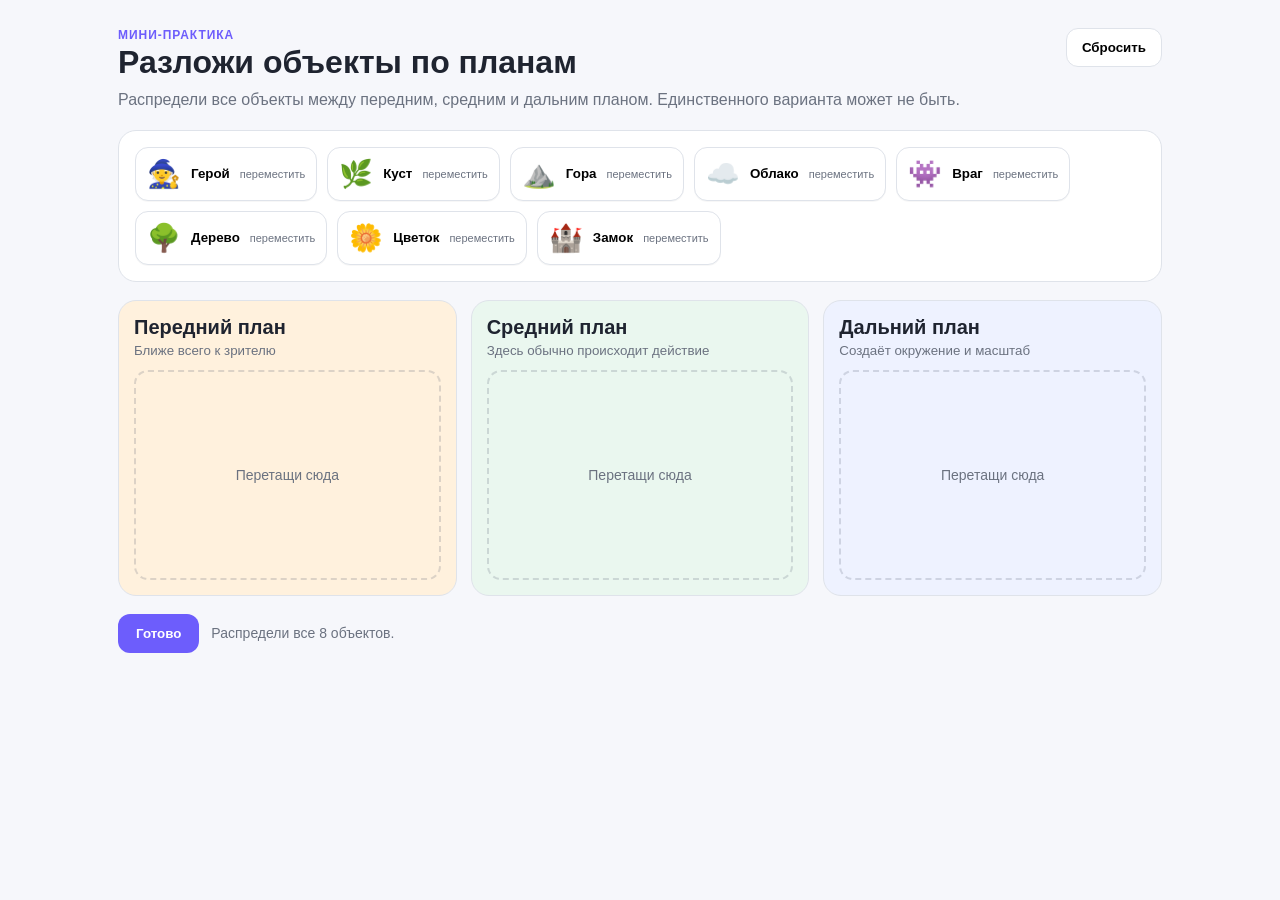
<file: index.html>
<!doctype html>
<html lang="ru">
<head>
<meta charset="utf-8">
<meta name="viewport" content="width=device-width,initial-scale=1">
<title>Три плана игровой сцены</title>
<style>
:root{--bg:#f6f7fb;--card:#fff;--text:#1f2430;--muted:#6b7280;--line:#dfe3ea;--accent:#6d5dfc;--front:#fff1dd;--middle:#eaf7ef;--back:#eef2ff}
*{box-sizing:border-box}body{margin:0;font-family:Inter,Arial,sans-serif;background:var(--bg);color:var(--text)}
.wrap{max-width:1080px;margin:0 auto;padding:28px 18px 48px}.top{display:flex;justify-content:space-between;gap:16px;align-items:flex-start;margin-bottom:18px}.eyebrow{font-size:12px;font-weight:800;letter-spacing:.08em;color:var(--accent)}h1{margin:4px 0 8px;font-size:32px;line-height:1.05}p{margin:0;color:var(--muted);line-height:1.5}.reset{border:1px solid var(--line);background:#fff;border-radius:12px;padding:11px 15px;font-weight:700;cursor:pointer}.pool,.zone{background:var(--card);border:1px solid var(--line);border-radius:18px}.pool{padding:16px;display:flex;flex-wrap:wrap;gap:10px;min-height:92px;margin-bottom:18px}.zones{display:grid;grid-template-columns:repeat(3,1fr);gap:14px}.zone{padding:15px;min-height:290px}.zone.front{background:var(--front)}.zone.middle{background:var(--middle)}.zone.back{background:var(--back)}.zone h2{font-size:20px;margin:0 0 4px}.zone small{display:block;color:var(--muted);margin-bottom:12px}.drop{min-height:210px;border:2px dashed rgba(80,90,110,.2);border-radius:14px;padding:10px;display:flex;flex-direction:column;gap:8px}.drop:empty:after{content:'Перетащи сюда';margin:auto;color:var(--muted);font-size:14px}.drop.over{border-color:var(--accent);background:rgba(109,93,252,.06)}
.card{display:flex;align-items:center;gap:10px;border:1px solid var(--line);background:#fff;border-radius:13px;padding:9px 11px;min-height:54px;cursor:grab;user-select:none;box-shadow:0 1px 0 rgba(0,0,0,.03)}.card.sel{outline:2px solid var(--accent);outline-offset:2px}.icon{font-size:27px;width:34px;text-align:center}.name{font-weight:800}.hint{font-size:11px;color:var(--muted);margin-left:auto}.actions{display:flex;align-items:center;gap:12px;margin-top:18px;flex-wrap:wrap}.done{border:0;background:var(--accent);color:#fff;border-radius:12px;padding:12px 18px;font-weight:800;cursor:pointer}.status{font-size:14px;color:var(--muted)}.status.good{color:#16794a;font-weight:800}
@media(max-width:760px){.zones{grid-template-columns:1fr}.top{align-items:stretch}.reset{white-space:nowrap}h1{font-size:28px}.zone{min-height:0}.drop{min-height:120px}.card{width:100%}}
</style>
</head>
<body>
<main class="wrap">
  <div class="top">
    <div><div class="eyebrow">МИНИ-ПРАКТИКА</div><h1>Разложи объекты по планам</h1><p>Распредели все объекты между передним, средним и дальним планом. Единственного варианта может не быть.</p></div>
    <button class="reset" id="reset">Сбросить</button>
  </div>
  <section class="pool" id="pool" aria-label="Объекты"></section>
  <section class="zones">
    <article class="zone front" data-zone="front"><h2>Передний план</h2><small>Ближе всего к зрителю</small><div class="drop"></div></article>
    <article class="zone middle" data-zone="middle"><h2>Средний план</h2><small>Здесь обычно происходит действие</small><div class="drop"></div></article>
    <article class="zone back" data-zone="back"><h2>Дальний план</h2><small>Создаёт окружение и масштаб</small><div class="drop"></div></article>
  </section>
  <div class="actions"><button class="done" id="done">Готово</button><div class="status" id="status">Распредели все 8 объектов.</div></div>
</main>
<script>
const data=[['hero','🧙','Герой'],['bush','🌿','Куст'],['mountain','⛰️','Гора'],['cloud','☁️','Облако'],['enemy','👾','Враг'],['tree','🌳','Дерево'],['flower','🌼','Цветок'],['castle','🏰','Замок']];
const pool=document.getElementById('pool'),status=document.getElementById('status');let selected=null;
function makeCard([id,icon,name]){const b=document.createElement('button');b.type='button';b.className='card';b.draggable=true;b.dataset.id=id;b.innerHTML=`<span class="icon">${icon}</span><span class="name">${name}</span><span class="hint">переместить</span>`;b.addEventListener('dragstart',e=>{selected=b;e.dataTransfer.setData('text/plain',id);b.classList.add('sel')});b.addEventListener('dragend',()=>{b.classList.remove('sel');selected=null;document.querySelectorAll('.drop').forEach(x=>x.classList.remove('over'))});b.addEventListener('click',()=>{document.querySelectorAll('.card').forEach(x=>x.classList.remove('sel'));if(selected===b){selected=null;return}selected=b;b.classList.add('sel');status.textContent='Теперь нажми на нужный план.'});return b}
data.forEach(x=>pool.appendChild(makeCard(x)));
document.querySelectorAll('.zone').forEach(zone=>{const drop=zone.querySelector('.drop');drop.addEventListener('dragover',e=>{e.preventDefault();drop.classList.add('over')});drop.addEventListener('dragleave',()=>drop.classList.remove('over'));drop.addEventListener('drop',e=>{e.preventDefault();drop.classList.remove('over');if(selected)drop.appendChild(selected);selected=null;document.querySelectorAll('.card').forEach(x=>x.classList.remove('sel'));update()});zone.addEventListener('click',e=>{if(!selected||e.target.closest('.card'))return;drop.appendChild(selected);selected.classList.remove('sel');selected=null;update()})});
function update(){const n=pool.querySelectorAll('.card').length;status.className='status';status.textContent=n?`Осталось распределить: ${n}.`:'Все объекты распределены.'}
document.getElementById('reset').addEventListener('click',()=>{data.forEach(([id])=>pool.appendChild(document.querySelector(`[data-id="${id}"]`)));selected=null;document.querySelectorAll('.card').forEach(x=>x.classList.remove('sel'));status.className='status';status.textContent='Распредели все 8 объектов.'});
document.getElementById('done').addEventListener('click',()=>{const n=pool.querySelectorAll('.card').length;if(n){status.className='status';status.textContent=`Осталось распределить: ${n}.`;return}status.className='status good';status.textContent='Готово! Сравните варианты в группе.'});
</script>
</body>
</html>
</file>
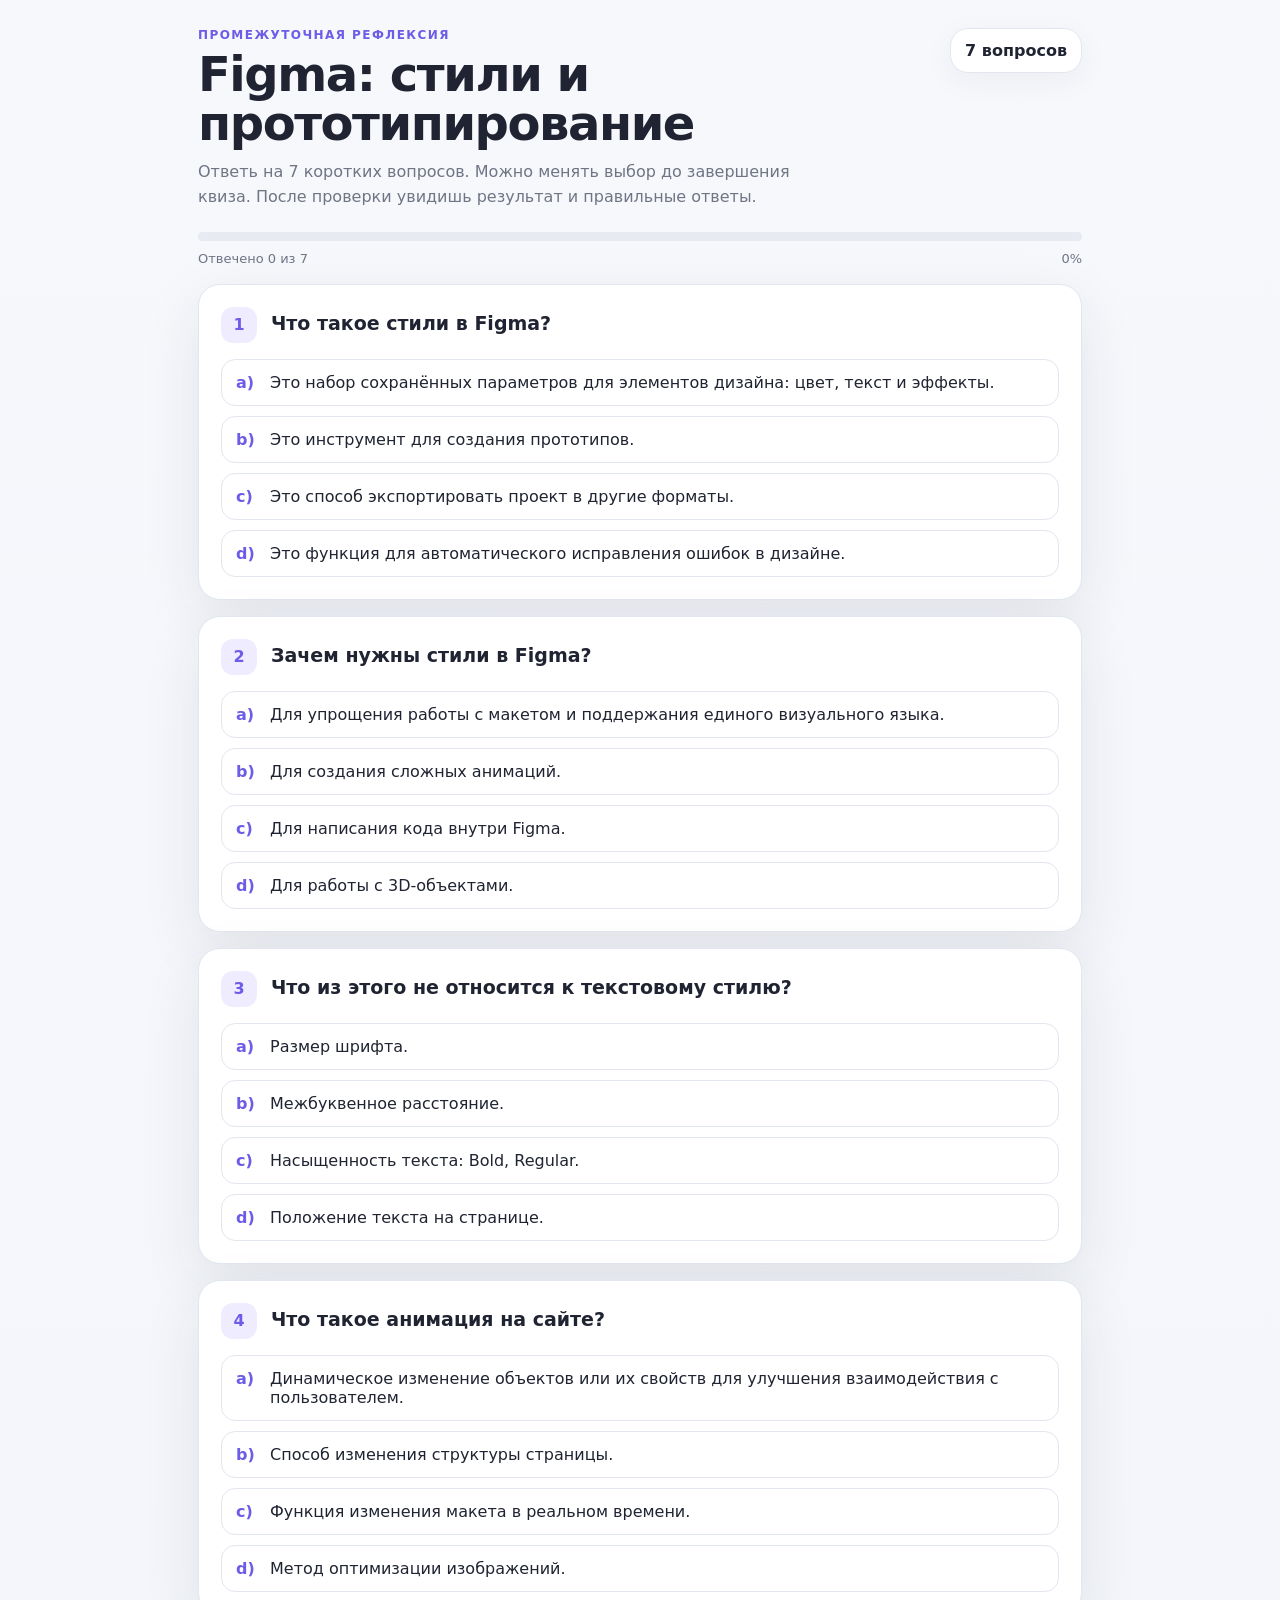
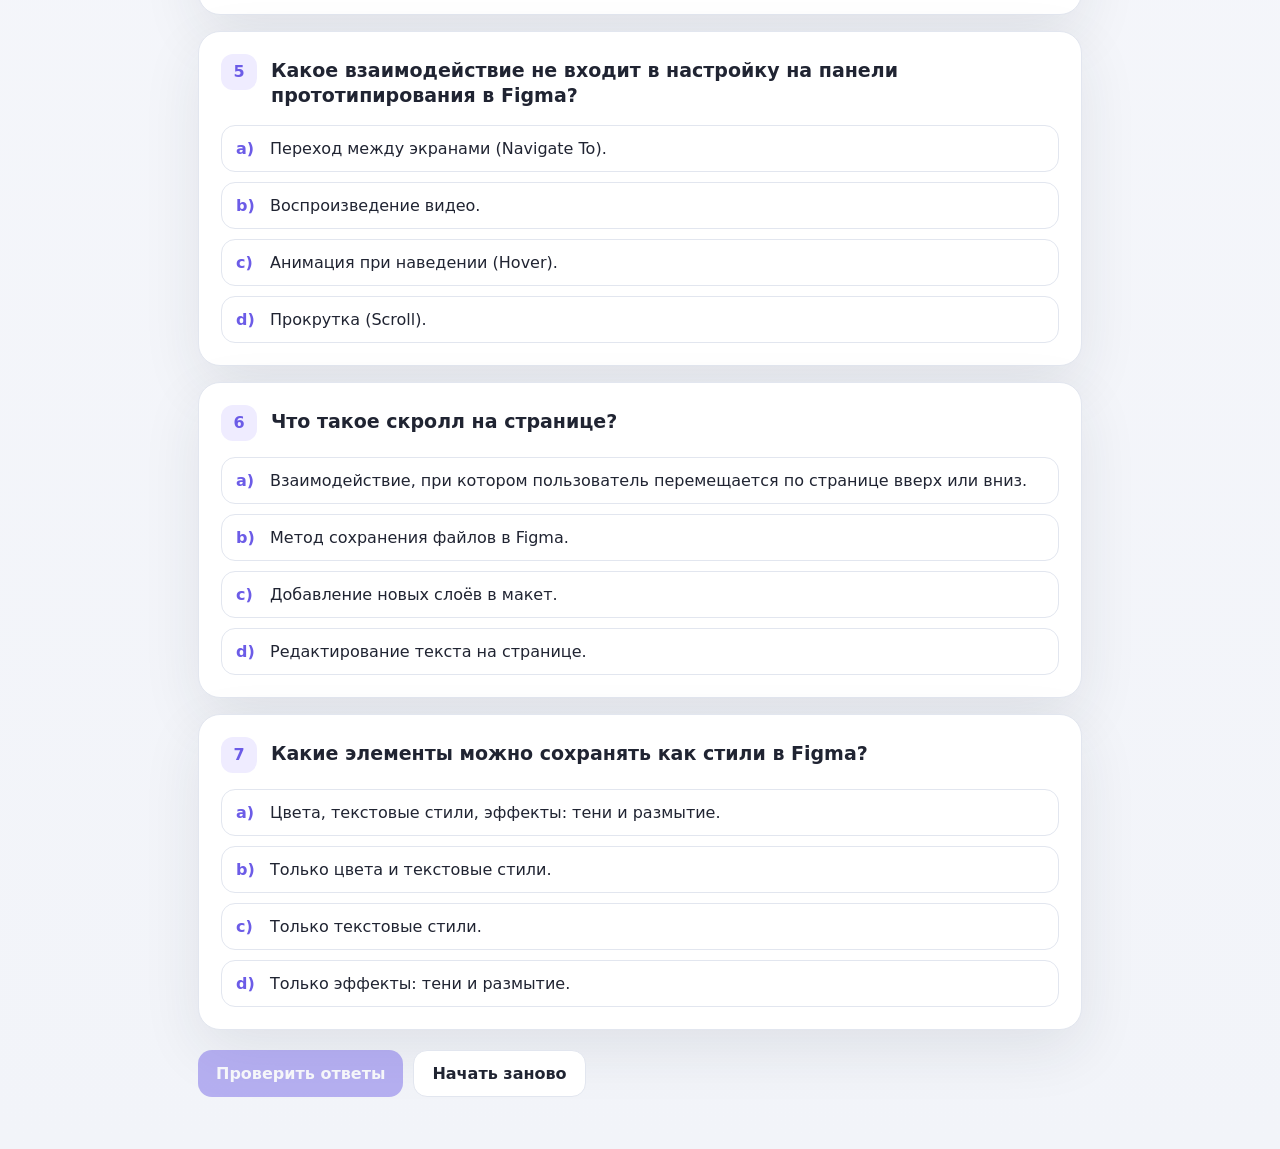
<file: figma-reflection-quiz/index.html>
<!doctype html>
<html lang="ru">
<head>
<meta charset="utf-8">
<meta name="viewport" content="width=device-width,initial-scale=1">
<title>Промежуточная рефлексия — Figma</title>
<style>
:root{
  --bg:#f4f6fb;
  --card:#ffffff;
  --text:#202432;
  --muted:#6f7585;
  --line:#e2e6ef;
  --accent:#6c5ce7;
  --accent-soft:#efecff;
  --good:#16875a;
  --good-soft:#e9f7f1;
  --bad:#c64b4b;
  --bad-soft:#fff0f0;
  --shadow:0 20px 60px rgba(35,39,55,.09);
}
*{box-sizing:border-box}
body{margin:0;font-family:Inter,system-ui,-apple-system,BlinkMacSystemFont,"Segoe UI",sans-serif;background:linear-gradient(180deg,#f7f8fc 0,#f2f4f9 100%);color:var(--text)}
button,input{font:inherit}
.wrap{max-width:920px;margin:0 auto;padding:28px 18px 52px}
.hero{display:flex;justify-content:space-between;gap:24px;align-items:flex-start;margin-bottom:18px}
.eyebrow{font-size:12px;letter-spacing:.12em;text-transform:uppercase;font-weight:800;color:var(--accent);margin-bottom:8px}
h1{font-size:clamp(30px,5vw,48px);line-height:1.02;margin:0 0 12px;letter-spacing:-.03em}
.hero p{margin:0;color:var(--muted);font-size:16px;line-height:1.55;max-width:640px}
.badge{flex:0 0 auto;background:var(--card);border:1px solid var(--line);border-radius:18px;padding:12px 14px;font-weight:800;box-shadow:0 8px 30px rgba(40,45,60,.05)}
.progress-shell{background:#e7eaf1;height:9px;border-radius:999px;overflow:hidden;margin:22px 0 10px}
.progress{height:100%;width:0;background:var(--accent);border-radius:999px;transition:width .3s ease}
.progress-row{display:flex;justify-content:space-between;gap:14px;font-size:13px;color:var(--muted);margin-bottom:18px}
.quiz{display:grid;gap:16px}
.question{background:var(--card);border:1px solid var(--line);border-radius:22px;padding:22px;box-shadow:var(--shadow);transition:border-color .2s ease,transform .2s ease}
.question.done{border-color:#d9d2ff}
.qtop{display:flex;gap:14px;align-items:flex-start;margin-bottom:16px}
.num{width:36px;height:36px;border-radius:12px;background:var(--accent-soft);color:var(--accent);display:grid;place-items:center;font-weight:900;flex:0 0 auto}
.question h2{font-size:19px;line-height:1.35;margin:4px 0 0}
.answers{display:grid;gap:10px}
.answer{display:flex;gap:12px;align-items:flex-start;width:100%;text-align:left;border:1px solid var(--line);background:#fff;border-radius:14px;padding:13px 14px;cursor:pointer;color:var(--text);transition:.18s ease}
.answer:hover{border-color:#bdb4ff;background:#fbfaff}
.answer:focus-visible{outline:3px solid rgba(108,92,231,.25);outline-offset:2px}
.answer .letter{font-weight:900;color:var(--accent);min-width:22px}
.answer.selected{border-color:var(--accent);background:var(--accent-soft)}
.answer.correct{border-color:#94d7bc;background:var(--good-soft)}
.answer.wrong{border-color:#efaaaa;background:var(--bad-soft)}
.answer.reveal{border-color:#94d7bc;background:var(--good-soft)}
.feedback{display:none;margin-top:12px;padding:12px 14px;border-radius:13px;font-size:14px;line-height:1.45}
.feedback.show{display:block}
.feedback.good{background:var(--good-soft);color:#126a49}
.feedback.bad{background:var(--bad-soft);color:#a33b3b}
.actions{display:flex;gap:10px;flex-wrap:wrap;margin-top:20px}
.primary,.secondary{border:0;border-radius:14px;padding:13px 18px;font-weight:800;cursor:pointer}
.primary{background:var(--accent);color:#fff}
.primary:disabled{opacity:.45;cursor:not-allowed}
.secondary{background:#fff;border:1px solid var(--line);color:var(--text)}
.result{display:none;background:var(--card);border:1px solid var(--line);border-radius:24px;padding:26px;box-shadow:var(--shadow);margin-top:22px}
.result.show{display:block}
.score{font-size:52px;line-height:1;font-weight:900;letter-spacing:-.04em;margin:8px 0 10px}
.result h2{margin:0;font-size:26px}
.result p{color:var(--muted);line-height:1.55;margin:0 0 14px}
.result-grid{display:grid;grid-template-columns:repeat(3,1fr);gap:10px;margin:18px 0}
.stat{background:#f7f8fb;border:1px solid var(--line);border-radius:16px;padding:14px}
.stat strong{display:block;font-size:24px;margin-bottom:3px}
.stat span{font-size:13px;color:var(--muted)}
.toast{position:fixed;left:50%;bottom:24px;transform:translateX(-50%) translateY(20px);background:#262a36;color:#fff;padding:11px 15px;border-radius:12px;font-size:14px;opacity:0;pointer-events:none;transition:.2s ease;z-index:5}
.toast.show{opacity:1;transform:translateX(-50%) translateY(0)}
@media(max-width:680px){
  .hero{display:block}.badge{display:inline-block;margin-top:16px}.question{padding:18px}.result-grid{grid-template-columns:1fr}.wrap{padding-top:20px}.answer{padding:12px}
}
</style>
</head>
<body>
<main class="wrap">
  <section class="hero">
    <div>
      <div class="eyebrow">Промежуточная рефлексия</div>
      <h1>Figma: стили и прототипирование</h1>
      <p>Ответь на 7 коротких вопросов. Можно менять выбор до завершения квиза. После проверки увидишь результат и правильные ответы.</p>
    </div>
    <div class="badge">7 вопросов</div>
  </section>

  <div class="progress-shell" aria-hidden="true"><div class="progress" id="progress"></div></div>
  <div class="progress-row"><span id="progressText">Отвечено 0 из 7</span><span id="percentText">0%</span></div>

  <section class="quiz" id="quiz"></section>

  <div class="actions">
    <button class="primary" id="finish" disabled>Проверить ответы</button>
    <button class="secondary" id="reset">Начать заново</button>
  </div>

  <section class="result" id="result" aria-live="polite">
    <div class="eyebrow">Результат</div>
    <h2 id="resultTitle">Квиз завершён</h2>
    <div class="score" id="score">0 / 7</div>
    <p id="resultText"></p>
    <div class="result-grid">
      <div class="stat"><strong id="correctStat">0</strong><span>верных ответов</span></div>
      <div class="stat"><strong id="wrongStat">0</strong><span>ошибок</span></div>
      <div class="stat"><strong id="rateStat">0%</strong><span>точность</span></div>
    </div>
    <div class="actions">
      <button class="primary" id="copyResult">Скопировать результат</button>
      <button class="secondary" id="again">Пройти ещё раз</button>
    </div>
  </section>
</main>
<div class="toast" id="toast">Скопировано</div>
<script>
const questions = [
  {
    q:'Что такое стили в Figma?',
    answers:[
      'Это набор сохранённых параметров для элементов дизайна: цвет, текст и эффекты.',
      'Это инструмент для создания прототипов.',
      'Это способ экспортировать проект в другие форматы.',
      'Это функция для автоматического исправления ошибок в дизайне.'
    ],
    correct:0
  },
  {
    q:'Зачем нужны стили в Figma?',
    answers:[
      'Для упрощения работы с макетом и поддержания единого визуального языка.',
      'Для создания сложных анимаций.',
      'Для написания кода внутри Figma.',
      'Для работы с 3D-объектами.'
    ],
    correct:0
  },
  {
    q:'Что из этого не относится к текстовому стилю?',
    answers:[
      'Размер шрифта.',
      'Межбуквенное расстояние.',
      'Насыщенность текста: Bold, Regular.',
      'Положение текста на странице.'
    ],
    correct:3
  },
  {
    q:'Что такое анимация на сайте?',
    answers:[
      'Динамическое изменение объектов или их свойств для улучшения взаимодействия с пользователем.',
      'Способ изменения структуры страницы.',
      'Функция изменения макета в реальном времени.',
      'Метод оптимизации изображений.'
    ],
    correct:0
  },
  {
    q:'Какое взаимодействие не входит в настройку на панели прототипирования в Figma?',
    answers:[
      'Переход между экранами (Navigate To).',
      'Воспроизведение видео.',
      'Анимация при наведении (Hover).',
      'Прокрутка (Scroll).'
    ],
    correct:1
  },
  {
    q:'Что такое скролл на странице?',
    answers:[
      'Взаимодействие, при котором пользователь перемещается по странице вверх или вниз.',
      'Метод сохранения файлов в Figma.',
      'Добавление новых слоёв в макет.',
      'Редактирование текста на странице.'
    ],
    correct:0
  },
  {
    q:'Какие элементы можно сохранять как стили в Figma?',
    answers:[
      'Цвета, текстовые стили, эффекты: тени и размытие.',
      'Только цвета и текстовые стили.',
      'Только текстовые стили.',
      'Только эффекты: тени и размытие.'
    ],
    correct:0
  }
];

const quiz = document.getElementById('quiz');
const finish = document.getElementById('finish');
const result = document.getElementById('result');
const progress = document.getElementById('progress');
const progressText = document.getElementById('progressText');
const percentText = document.getElementById('percentText');
const toast = document.getElementById('toast');
let selected = Array(questions.length).fill(null);
let checked = false;

function render(){
  quiz.innerHTML='';
  questions.forEach((item,qi)=>{
    const card=document.createElement('article');
    card.className='question';
    card.dataset.q=qi;
    const top=document.createElement('div');
    top.className='qtop';
    top.innerHTML=`<div class="num">${qi+1}</div><h2>${item.q}</h2>`;
    card.appendChild(top);
    const answers=document.createElement('div');
    answers.className='answers';
    item.answers.forEach((text,ai)=>{
      const btn=document.createElement('button');
      btn.type='button';
      btn.className='answer';
      btn.innerHTML=`<span class="letter">${String.fromCharCode(97+ai)})</span><span>${text}</span>`;
      btn.addEventListener('click',()=>choose(qi,ai));
      answers.appendChild(btn);
    });
    card.appendChild(answers);
    const fb=document.createElement('div');
    fb.className='feedback';
    card.appendChild(fb);
    quiz.appendChild(card);
  });
  updateProgress();
}

function choose(qi,ai){
  if(checked) return;
  selected[qi]=ai;
  const card=quiz.children[qi];
  [...card.querySelectorAll('.answer')].forEach((b,i)=>b.classList.toggle('selected',i===ai));
  card.classList.add('done');
  updateProgress();
}

function updateProgress(){
  const done=selected.filter(v=>v!==null).length;
  const pct=Math.round(done/questions.length*100);
  progress.style.width=pct+'%';
  progressText.textContent=`Отвечено ${done} из ${questions.length}`;
  percentText.textContent=pct+'%';
  finish.disabled=done!==questions.length || checked;
}

function finishQuiz(){
  if(selected.some(v=>v===null)) return;
  checked=true;
  let score=0;
  questions.forEach((item,qi)=>{
    const card=quiz.children[qi];
    const buttons=[...card.querySelectorAll('.answer')];
    const fb=card.querySelector('.feedback');
    buttons.forEach((b,ai)=>{
      b.classList.remove('selected');
      b.disabled=true;
      if(ai===item.correct) b.classList.add('reveal');
      if(ai===selected[qi] && ai===item.correct) b.classList.add('correct');
      if(ai===selected[qi] && ai!==item.correct) b.classList.add('wrong');
    });
    if(selected[qi]===item.correct){
      score++;
      fb.className='feedback show good';
      fb.textContent='Верно.';
    }else{
      fb.className='feedback show bad';
      fb.textContent=`Правильный ответ: ${String.fromCharCode(97+item.correct)}).`;
    }
  });
  const wrong=questions.length-score;
  const rate=Math.round(score/questions.length*100);
  document.getElementById('score').textContent=`${score} / ${questions.length}`;
  document.getElementById('correctStat').textContent=score;
  document.getElementById('wrongStat').textContent=wrong;
  document.getElementById('rateStat').textContent=rate+'%';
  let title='Есть что повторить';
  let text='Посмотри вопросы с ошибками и ещё раз пройди по ключевым понятиям.';
  if(score===questions.length){title='Отличный результат';text='Все ответы верные. Базовые понятия по стилям и прототипированию усвоены.'}
  else if(score>=5){title='Хороший результат';text='Основные идеи понятны. Осталось закрепить несколько деталей.'}
  document.getElementById('resultTitle').textContent=title;
  document.getElementById('resultText').textContent=text;
  result.classList.add('show');
  finish.disabled=true;
  result.scrollIntoView({behavior:'smooth',block:'start'});
}

function resetQuiz(){
  selected=Array(questions.length).fill(null);
  checked=false;
  result.classList.remove('show');
  render();
  window.scrollTo({top:0,behavior:'smooth'});
}

function copyResult(){
  const score=questions.reduce((s,q,i)=>s+(selected[i]===q.correct?1:0),0);
  const text=`Промежуточная рефлексия по Figma: ${score} из ${questions.length} (${Math.round(score/questions.length*100)}%).`;
  navigator.clipboard.writeText(text).then(()=>showToast('Результат скопирован')).catch(()=>showToast('Не удалось скопировать'));
}

function showToast(text){
  toast.textContent=text;
  toast.classList.add('show');
  setTimeout(()=>toast.classList.remove('show'),1800);
}

document.getElementById('finish').addEventListener('click',finishQuiz);
document.getElementById('reset').addEventListener('click',resetQuiz);
document.getElementById('again').addEventListener('click',resetQuiz);
document.getElementById('copyResult').addEventListener('click',copyResult);
render();
</script>
</body>
</html>
</file>
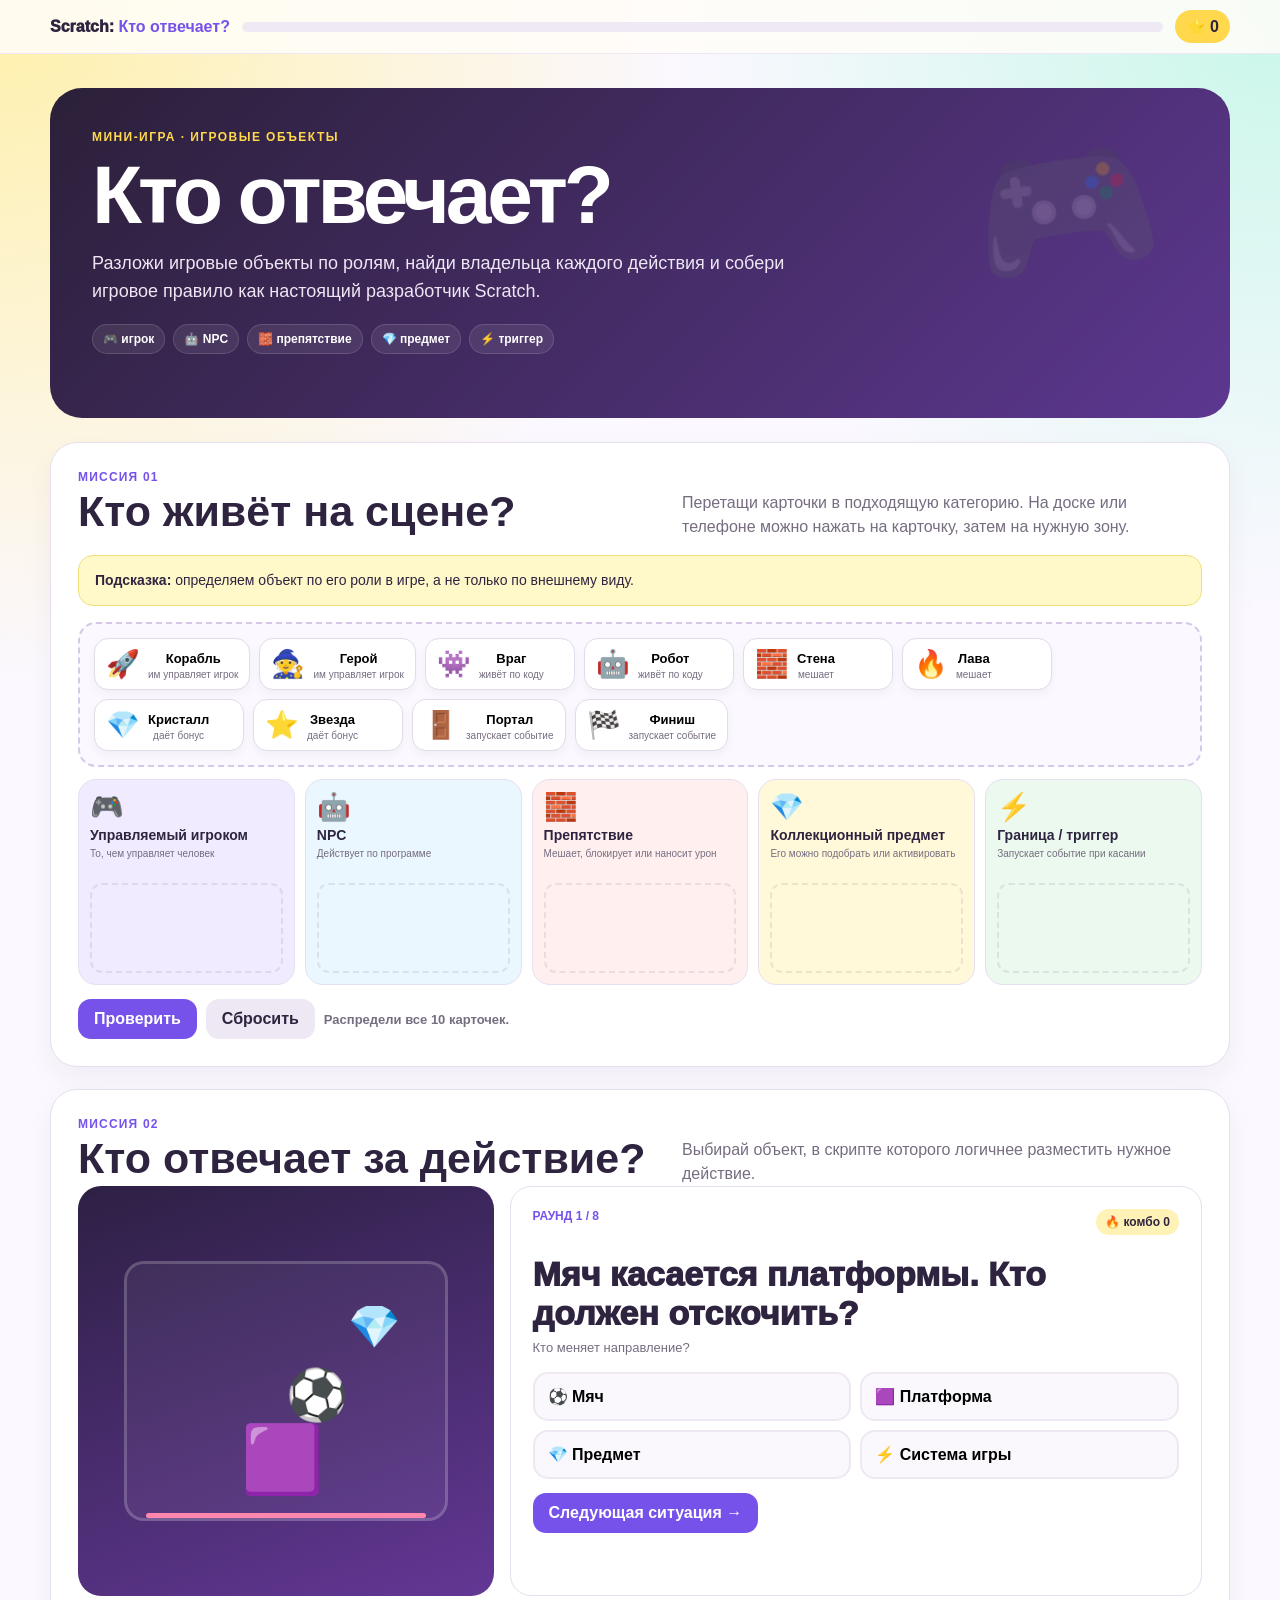
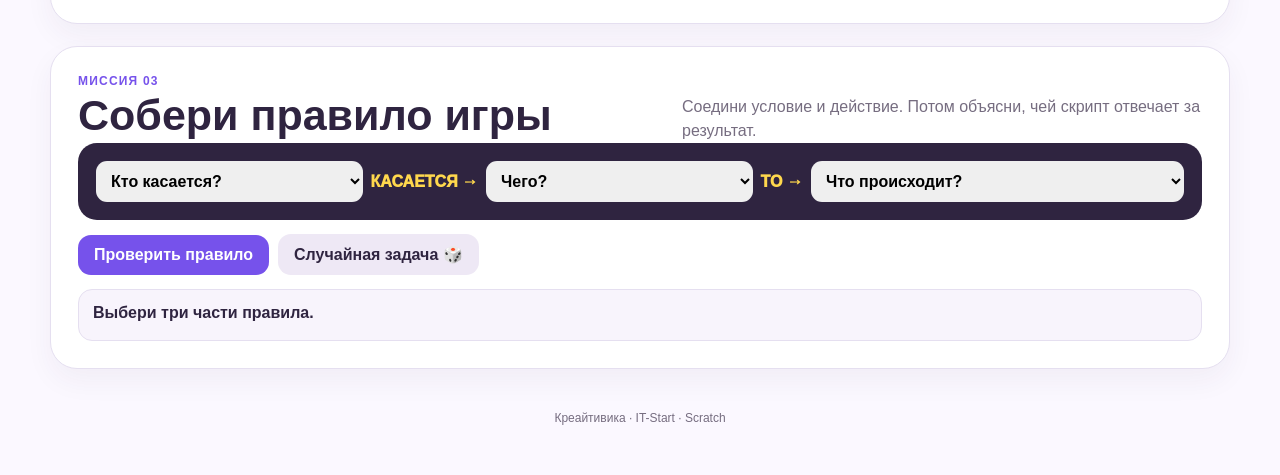
<file: game-objects/index.html>
<!doctype html>
<html lang="ru">
<head>
<meta charset="utf-8"><meta name="viewport" content="width=device-width,initial-scale=1">
<title>Кто отвечает? — мини-игра Scratch</title>
<style>
:root{--ink:#2f2440;--p:#7652eb;--y:#ffd84d;--g:#9cdf75;--b:#7ec8ff;--pink:#ff8dbb;--red:#ff7676;--line:#e5dff0;--muted:#766d80}
*{box-sizing:border-box}body{margin:0;font-family:Manrope,Inter,Arial,sans-serif;color:var(--ink);background:radial-gradient(circle at 0 0,#fff0aa 0,transparent 28%),radial-gradient(circle at 100% 0,#c9f7e9 0,transparent 25%),#fbf8ff;min-height:100vh}button,select{font:inherit}
.wrap{width:min(1180px,calc(100% - 28px));margin:auto}.top{position:sticky;top:0;z-index:20;background:#fffdf9dd;backdrop-filter:blur(12px);border-bottom:1px solid #eee8f4}.topin{display:flex;align-items:center;gap:12px;padding:10px 0}.brand{font-weight:950}.brand b{color:var(--p)}.bar{flex:1;height:10px;background:#eee9f5;border-radius:99px;overflow:hidden}.bar i{display:block;width:0;height:100%;background:linear-gradient(90deg,var(--p),var(--pink),var(--y));transition:.3s}.score{background:var(--y);padding:7px 11px;border-radius:999px;font-weight:900}
.hero{margin:34px 0 24px;border-radius:32px;background:linear-gradient(135deg,#2b2039,#5d3790);color:white;padding:42px;position:relative;overflow:hidden;min-height:330px}.hero:after{content:"🎮";position:absolute;right:6%;top:35px;font-size:150px;opacity:.25;transform:rotate(-8deg)}.k{font-size:12px;letter-spacing:.12em;font-weight:900;color:var(--y);text-transform:uppercase}h1{font-size:clamp(46px,7vw,82px);line-height:.92;letter-spacing:-.05em;margin:13px 0}.hero p{max-width:720px;font-size:18px;line-height:1.55;color:#eee6f4}.tags{display:flex;gap:8px;flex-wrap:wrap}.tag{padding:7px 10px;border-radius:999px;background:#ffffff15;border:1px solid #ffffff22;font-size:12px;font-weight:800}
.section{background:#fff;border:1px solid var(--line);border-radius:27px;padding:27px;margin:22px 0;box-shadow:0 12px 28px #3923530d}.head{display:flex;justify-content:space-between;gap:18px;align-items:end}.head h2{font-size:clamp(28px,3.5vw,43px);margin:3px 0}.head p{max-width:520px;margin:0;color:var(--muted);line-height:1.5}.n{font-size:12px;color:var(--p);font-weight:900;letter-spacing:.1em}.note{margin:16px 0;padding:14px 16px;border-radius:15px;background:#fff8c9;border:1px solid #f1df7c;line-height:1.5;font-size:14px}
.pool{min-height:88px;padding:14px;border:2px dashed #d6c9e8;border-radius:18px;display:flex;gap:9px;flex-wrap:wrap;background:#fbf9ff}.obj{border:1px solid #e2dbea;background:#fff;border-radius:14px;padding:9px 11px;display:flex;align-items:center;gap:8px;cursor:grab;min-width:150px;box-shadow:0 4px 10px #0000000b;transition:.18s}.obj:hover{transform:translateY(-2px)}.obj.sel{outline:3px solid var(--p)}.emo{font-size:27px}.obj b{font-size:13px}.obj small{display:block;color:var(--muted);font-size:10px;margin-top:2px}
.zones{display:grid;grid-template-columns:repeat(5,1fr);gap:10px;margin-top:12px}.zone{border:1px solid var(--line);border-radius:18px;padding:11px;min-height:185px}.zone:nth-child(1){background:#f0ebff}.zone:nth-child(2){background:#eaf7ff}.zone:nth-child(3){background:#fff0ef}.zone:nth-child(4){background:#fff9d9}.zone:nth-child(5){background:#ebf9ee}.zone h3{font-size:14px;margin:4px 0}.zone small{font-size:10px;color:var(--muted);line-height:1.35;display:block;min-height:28px}.drop{min-height:90px;border:2px dashed #6f587522;border-radius:12px;margin-top:8px;padding:5px;display:flex;flex-direction:column;gap:5px}.drop .obj{min-width:0;width:100%;padding:7px}.drop .obj small{display:none}.zone.over{outline:3px solid var(--p)}.zicon{font-size:27px}
.actions{display:flex;gap:9px;align-items:center;flex-wrap:wrap;margin-top:14px}.btn{border:0;border-radius:13px;padding:11px 16px;font-weight:900;cursor:pointer}.primary{background:var(--p);color:white}.soft{background:#eee8f5;color:var(--ink)}.status{font-size:13px;color:var(--muted);font-weight:750}.good{color:#2d934d}.bad{color:#c84b56}.shake{animation:sh .4s}@keyframes sh{25%{transform:translateX(-5px)}50%{transform:translateX(5px)}75%{transform:translateX(-3px)}}
.arena{display:grid;grid-template-columns:.75fr 1.25fr;gap:16px}.scene{min-height:410px;border-radius:23px;background:linear-gradient(160deg,#2d2044,#633795);display:grid;place-items:center;position:relative;overflow:hidden}.board{width:78%;height:260px;border:3px solid #ffffff30;border-radius:20px;position:relative;background:#ffffff0d}.ball{position:absolute;left:50%;top:40%;font-size:50px;animation:b 2s ease-in-out infinite}.plat{position:absolute;left:36%;bottom:8%;font-size:66px}.gem{position:absolute;right:14%;top:15%;font-size:42px;animation:g 1.2s ease-in-out infinite}.death{position:absolute;bottom:0;left:6%;right:6%;height:5px;background:#ff87ad;border-radius:99px}@keyframes b{50%{transform:translate(45px,30px) rotate(20deg)}100%{transform:translate(-30px,-25px)}}@keyframes g{50%{transform:scale(1.12)}}
.card{border:1px solid var(--line);border-radius:21px;padding:22px}.rtop{display:flex;justify-content:space-between;gap:10px}.round{font-size:12px;font-weight:900;color:var(--p)}.combo{background:#fff2b7;border-radius:999px;padding:6px 9px;font-size:12px;font-weight:900}.prompt{font-size:clamp(23px,3vw,34px);line-height:1.15;font-weight:950;margin:20px 0 7px}.hint{color:var(--muted);font-size:13px}.answers{display:grid;grid-template-columns:1fr 1fr;gap:9px;margin-top:17px}.ans{border:2px solid #eee8f3;background:#faf8fc;border-radius:15px;padding:13px;text-align:left;font-weight:850;cursor:pointer}.ans.ok{background:#ecf9ef;border-color:#67c77c}.ans.no{background:#fff0f0;border-color:#ff8c92}.explain{display:none;margin-top:12px;padding:12px 14px;border-radius:13px;background:#f3eef8;font-size:13px;line-height:1.5}.explain.show{display:block}
.rule{display:grid;grid-template-columns:1fr auto 1fr auto 1.4fr;gap:8px;align-items:center;padding:18px;border-radius:19px;background:var(--ink);color:#fff}.rule select{width:100%;border:0;border-radius:11px;padding:11px;font-weight:800}.arr{color:var(--y);font-weight:950;text-align:center}.result{margin-top:14px;padding:14px;border-radius:14px;background:#f8f4fc;border:1px solid var(--line);min-height:52px;font-weight:800}
.final{display:none;text-align:center;margin:24px 0;padding:30px;border-radius:25px;background:linear-gradient(135deg,#2d2044,#693a9b);color:#fff}.final.show{display:block}.final h2{font-size:42px;margin:5px}.stars{font-size:40px}.conf{position:fixed;inset:0;pointer-events:none;z-index:99}.piece{position:absolute;top:-20px;width:9px;height:16px;border-radius:2px;animation:fall 1.8s linear forwards}@keyframes fall{to{transform:translateY(110vh) rotate(720deg)}}footer{text-align:center;color:var(--muted);font-size:12px;padding:20px 0 50px}
@media(max-width:900px){.zones{grid-template-columns:repeat(2,1fr)}.arena{grid-template-columns:1fr}.rule{grid-template-columns:1fr}.arr{transform:rotate(90deg)}.head{display:block}.head p{margin-top:6px}}@media(max-width:560px){.hero{padding:28px 22px}.hero:after{display:none}.section{padding:19px}.zones{grid-template-columns:1fr}.answers{grid-template-columns:1fr}.obj{width:100%}}
</style></head>
<body>
<div class="top"><div class="wrap topin"><div class="brand">Scratch: <b>Кто отвечает?</b></div><div class="bar"><i id="bar"></i></div><div class="score">⭐ <span id="score">0</span></div></div></div>
<div class="wrap"><section class="hero"><div class="k">Мини-игра · игровые объекты</div><h1>Кто отвечает?</h1><p>Разложи игровые объекты по ролям, найди владельца каждого действия и собери игровое правило как настоящий разработчик Scratch.</p><div class="tags"><span class="tag">🎮 игрок</span><span class="tag">🤖 NPC</span><span class="tag">🧱 препятствие</span><span class="tag">💎 предмет</span><span class="tag">⚡ триггер</span></div></section>
<main>
<section class="section"><div class="head"><div><div class="n">МИССИЯ 01</div><h2>Кто живёт на сцене?</h2></div><p>Перетащи карточки в подходящую категорию. На доске или телефоне можно нажать на карточку, затем на нужную зону.</p></div><div class="note"><b>Подсказка:</b> определяем объект по его роли в игре, а не только по внешнему виду.</div><div class="pool" id="pool"></div><div class="zones">
<article class="zone" data-cat="player"><span class="zicon">🎮</span><h3>Управляемый игроком</h3><small>То, чем управляет человек</small><div class="drop"></div></article>
<article class="zone" data-cat="npc"><span class="zicon">🤖</span><h3>NPC</h3><small>Действует по программе</small><div class="drop"></div></article>
<article class="zone" data-cat="obstacle"><span class="zicon">🧱</span><h3>Препятствие</h3><small>Мешает, блокирует или наносит урон</small><div class="drop"></div></article>
<article class="zone" data-cat="collectible"><span class="zicon">💎</span><h3>Коллекционный предмет</h3><small>Его можно подобрать или активировать</small><div class="drop"></div></article>
<article class="zone" data-cat="trigger"><span class="zicon">⚡</span><h3>Граница / триггер</h3><small>Запускает событие при касании</small><div class="drop"></div></article></div>
<div class="actions"><button class="btn primary" id="check1">Проверить</button><button class="btn soft" id="reset1">Сбросить</button><span class="status" id="status1">Распредели все 10 карточек.</span></div></section>
<section class="section"><div class="head"><div><div class="n">МИССИЯ 02</div><h2>Кто отвечает за действие?</h2></div><p>Выбирай объект, в скрипте которого логичнее разместить нужное действие.</p></div><div class="arena"><div class="scene"><div class="board"><div class="ball">⚽</div><div class="plat">🟪</div><div class="gem">💎</div><div class="death"></div></div></div><div class="card"><div class="rtop"><span class="round" id="round"></span><span class="combo" id="combo">🔥 комбо 0</span></div><div class="prompt" id="prompt"></div><div class="hint" id="hint"></div><div class="answers" id="answers"></div><div class="explain" id="explain"></div><div class="actions"><button class="btn primary" id="next" disabled>Следующая ситуация →</button></div></div></div></section>
<section class="section"><div class="head"><div><div class="n">МИССИЯ 03</div><h2>Собери правило игры</h2></div><p>Соедини условие и действие. Потом объясни, чей скрипт отвечает за результат.</p></div><div class="rule"><select id="a"><option value="">Кто касается?</option><option>Мяч</option><option>Игрок</option></select><span class="arr">КАСАЕТСЯ →</span><select id="b"><option value="">Чего?</option><option>Платформы</option><option>Кристалла</option><option>Нижней границы</option><option>Врага</option></select><span class="arr">ТО →</span><select id="c"><option value="">Что происходит?</option><option>Мяч меняет направление</option><option>Кристалл перемещается случайно</option><option>Игра завершает раунд</option><option>Игрок теряет жизнь</option></select></div><div class="actions"><button class="btn primary" id="build">Проверить правило</button><button class="btn soft" id="random">Случайная задача 🎲</button></div><div class="result" id="result">Выбери три части правила.</div></section>
<div class="final" id="final"><div class="stars">⭐ ⭐ ⭐</div><h2>Игровой архитектор!</h2><p>Ты умеешь различать роли объектов и понимаешь, чей скрипт должен выполнять действие.</p><button class="btn primary" onclick="location.reload()">Сыграть ещё раз</button></div></main></div><footer>Креайтивика · IT-Start · Scratch</footer><div class="conf" id="conf"></div>
<script>
const data=[['ship','🚀','Корабль','player'],['hero','🧙','Герой','player'],['enemy','👾','Враг','npc'],['bot','🤖','Робот','npc'],['wall','🧱','Стена','obstacle'],['lava','🔥','Лава','obstacle'],['gem','💎','Кристалл','collectible'],['star','⭐','Звезда','collectible'],['portal','🚪','Портал','trigger'],['finish','🏁','Финиш','trigger']];
let sel=null,score=0,d1=false,d2=false,d3=false;const pool=document.getElementById('pool');
function add(n){score+=n;document.getElementById('score').textContent=score;progress()}
function progress(){let x=(d1?1:0)+(d2?1:0)+(d3?1:0);document.getElementById('bar').style.width=(x/3*100)+'%';if(x===3)setTimeout(()=>{document.getElementById('final').classList.add('show');document.getElementById('final').scrollIntoView({behavior:'smooth'});confetti(55)},300)}
function mk(o){let b=document.createElement('button');b.className='obj';b.draggable=true;b.dataset.id=o[0];b.dataset.cat=o[3];b.innerHTML='<span class="emo">'+o[1]+'</span><span><b>'+o[2]+'</b><small>'+({player:'им управляет игрок',npc:'живёт по коду',obstacle:'мешает',collectible:'даёт бонус',trigger:'запускает событие'}[o[3]])+'</small></span>';b.ondragstart=e=>{sel=b;b.classList.add('sel');e.dataTransfer.setData('text/plain',o[0])};b.ondragend=clear;b.onclick=e=>{e.stopPropagation();if(sel===b){clear();return}clear();sel=b;b.classList.add('sel');document.getElementById('status1').textContent='Теперь нажми на нужную категорию.'};return b}data.forEach(o=>pool.appendChild(mk(o)));
function clear(){document.querySelectorAll('.obj').forEach(x=>x.classList.remove('sel'));document.querySelectorAll('.zone').forEach(x=>x.classList.remove('over'));sel=null}
document.querySelectorAll('.zone').forEach(z=>{let d=z.querySelector('.drop');z.ondragover=e=>{e.preventDefault();z.classList.add('over')};z.ondragleave=()=>z.classList.remove('over');z.ondrop=e=>{e.preventDefault();if(sel)d.appendChild(sel);clear();status1()};z.onclick=()=>{if(sel)d.appendChild(sel);clear();status1()}});
function status1(){let n=pool.querySelectorAll('.obj').length,s=document.getElementById('status1');s.className='status';s.textContent=n?'Осталось: '+n+'.':'Все карточки на поле. Проверяем!'}
document.getElementById('reset1').onclick=()=>{data.forEach(o=>pool.appendChild(document.querySelector('[data-id="'+o[0]+'"]')));clear();status1()};
document.getElementById('check1').onclick=()=>{let left=pool.querySelectorAll('.obj').length,s=document.getElementById('status1');if(left){s.className='status bad';s.textContent='Сначала распредели все карточки.';return}let bad=0;document.querySelectorAll('.zone').forEach(z=>z.querySelectorAll('.obj').forEach(c=>{if(c.dataset.cat!==z.dataset.cat){bad++;c.classList.add('shake');setTimeout(()=>c.classList.remove('shake'),450)}}));if(bad){s.className='status bad';s.textContent='Есть неточности: '+bad+'. Смотри на роль объекта.'}else{if(!d1)add(50);d1=true;s.className='status good';s.textContent='Идеально! +50 ⭐';confetti(25);progress()}};
const rounds=[['Мяч касается платформы. Кто должен отскочить?','Кто меняет направление?','Мяч','Отскакивает мяч — значит изменение направления пишем в скрипте Мяча.'],['При касании мяча платформа меняет цвет. Чей это скрипт?','Кто меняет внешний вид?','Платформа','Цвет меняет Платформа, значит действие лежит в её скрипте.'],['Мяч коснулся кристалла, и кристалл появляется в новом месте. Кто отвечает?','Кто меняет координаты?','Предмет','Перемещается кристалл — игровой предмет.'],['Мяч коснулся нижней границы — раунд заканчивается. Кто отвечает?','Меняется состояние всей игры.','Система игры','Завершение раунда — глобальное правило.'],['Игрок подобрал звезду, и звезда исчезла. Кто отвечает?','Кто должен скрыться?','Предмет','Исчезает предмет — его скрипт и выполняет действие.'],['Платформа движется вправо по нажатию клавиши. Кто отвечает?','Кто меняет x?','Платформа','Координату меняет Платформа.'],['Мяч касается бонуса и меняет направление. Кто отвечает?','Кто поворачивается?','Мяч','Направление меняет Мяч.'],['Игрок столкнулся с врагом и потерял жизнь. Кто отвечает за изменение жизни?','Жизни — состояние игры.','Система игры','Переменная жизни относится к состоянию игры/игрока.']];
const opts=['Мяч','Платформа','Предмет','Система игры'];let ri=0,combo=0,lock=false;
function render(){lock=false;let r=rounds[ri];document.getElementById('round').textContent='РАУНД '+(ri+1)+' / '+rounds.length;document.getElementById('prompt').textContent=r[0];document.getElementById('hint').textContent=r[1];document.getElementById('combo').textContent='🔥 комбо '+combo;let box=document.getElementById('answers');box.innerHTML='';document.getElementById('explain').className='explain';document.getElementById('next').disabled=true;opts.forEach(o=>{let b=document.createElement('button');b.className='ans';b.textContent=({'Мяч':'⚽ ','Платформа':'🟪 ','Предмет':'💎 ','Система игры':'⚡ '}[o])+o;b.onclick=()=>ans(b,o);box.appendChild(b)})}
function ans(b,o){if(lock)return;lock=true;let r=rounds[ri],ok=o===r[2];document.querySelectorAll('.ans').forEach(x=>{if(x.textContent.endsWith(r[2]))x.classList.add('ok')});if(ok){combo++;add(10+Math.min(combo,4)*2)}else{b.classList.add('no');combo=0}let e=document.getElementById('explain');e.textContent=(ok?'Верно! ':'Почти. ')+r[3];e.className='explain show';document.getElementById('next').disabled=false;document.getElementById('combo').textContent='🔥 комбо '+combo}
document.getElementById('next').onclick=()=>{if(ri<rounds.length-1){ri++;render()}else{if(!d2)add(30);d2=true;document.getElementById('next').disabled=true;document.getElementById('next').textContent='Миссия пройдена ✓';confetti(30);progress()}};render();
const valid=[['Мяч','Платформы','Мяч меняет направление'],['Мяч','Кристалла','Кристалл перемещается случайно'],['Мяч','Нижней границы','Игра завершает раунд'],['Игрок','Врага','Игрок теряет жизнь']];
document.getElementById('random').onclick=()=>{let r=valid[Math.floor(Math.random()*valid.length)];document.getElementById('a').value=r[0];document.getElementById('b').value=r[1];document.getElementById('c').value=r[2];document.getElementById('result').textContent='Правило собрано. Теперь объясни: чей скрипт отвечает за действие?'};
document.getElementById('build').onclick=()=>{let a=document.getElementById('a').value,b=document.getElementById('b').value,c=document.getElementById('c').value,res=document.getElementById('result');if(!a||!b||!c){res.textContent='Заполни все три части.';return}let ok=valid.some(r=>r[0]===a&&r[1]===b&&r[2]===c);if(ok){res.innerHTML='✅ Логично: если <b>'+a+'</b> касается <b>'+b+'</b>, то <b>'+c.toLowerCase()+'</b>. Теперь назови владельца этого действия.';if(!d3)add(40);d3=true;confetti(25);progress()}else res.innerHTML='🧩 Для базовой механики не сходится. Спроси себя: <b>что именно меняется</b> и <b>у какого объекта</b>?'}
function confetti(n){let box=document.getElementById('conf'),colors=['#ffd84d','#ff8dbb','#8de4ce','#7ec8ff','#9cdf75','#a67cff'];for(let i=0;i<n;i++){let p=document.createElement('i');p.className='piece';p.style.left=Math.random()*100+'vw';p.style.background=colors[i%colors.length];p.style.animationDelay=Math.random()*.4+'s';box.appendChild(p);setTimeout(()=>p.remove(),2300)}}
</script></body></html>
</file>
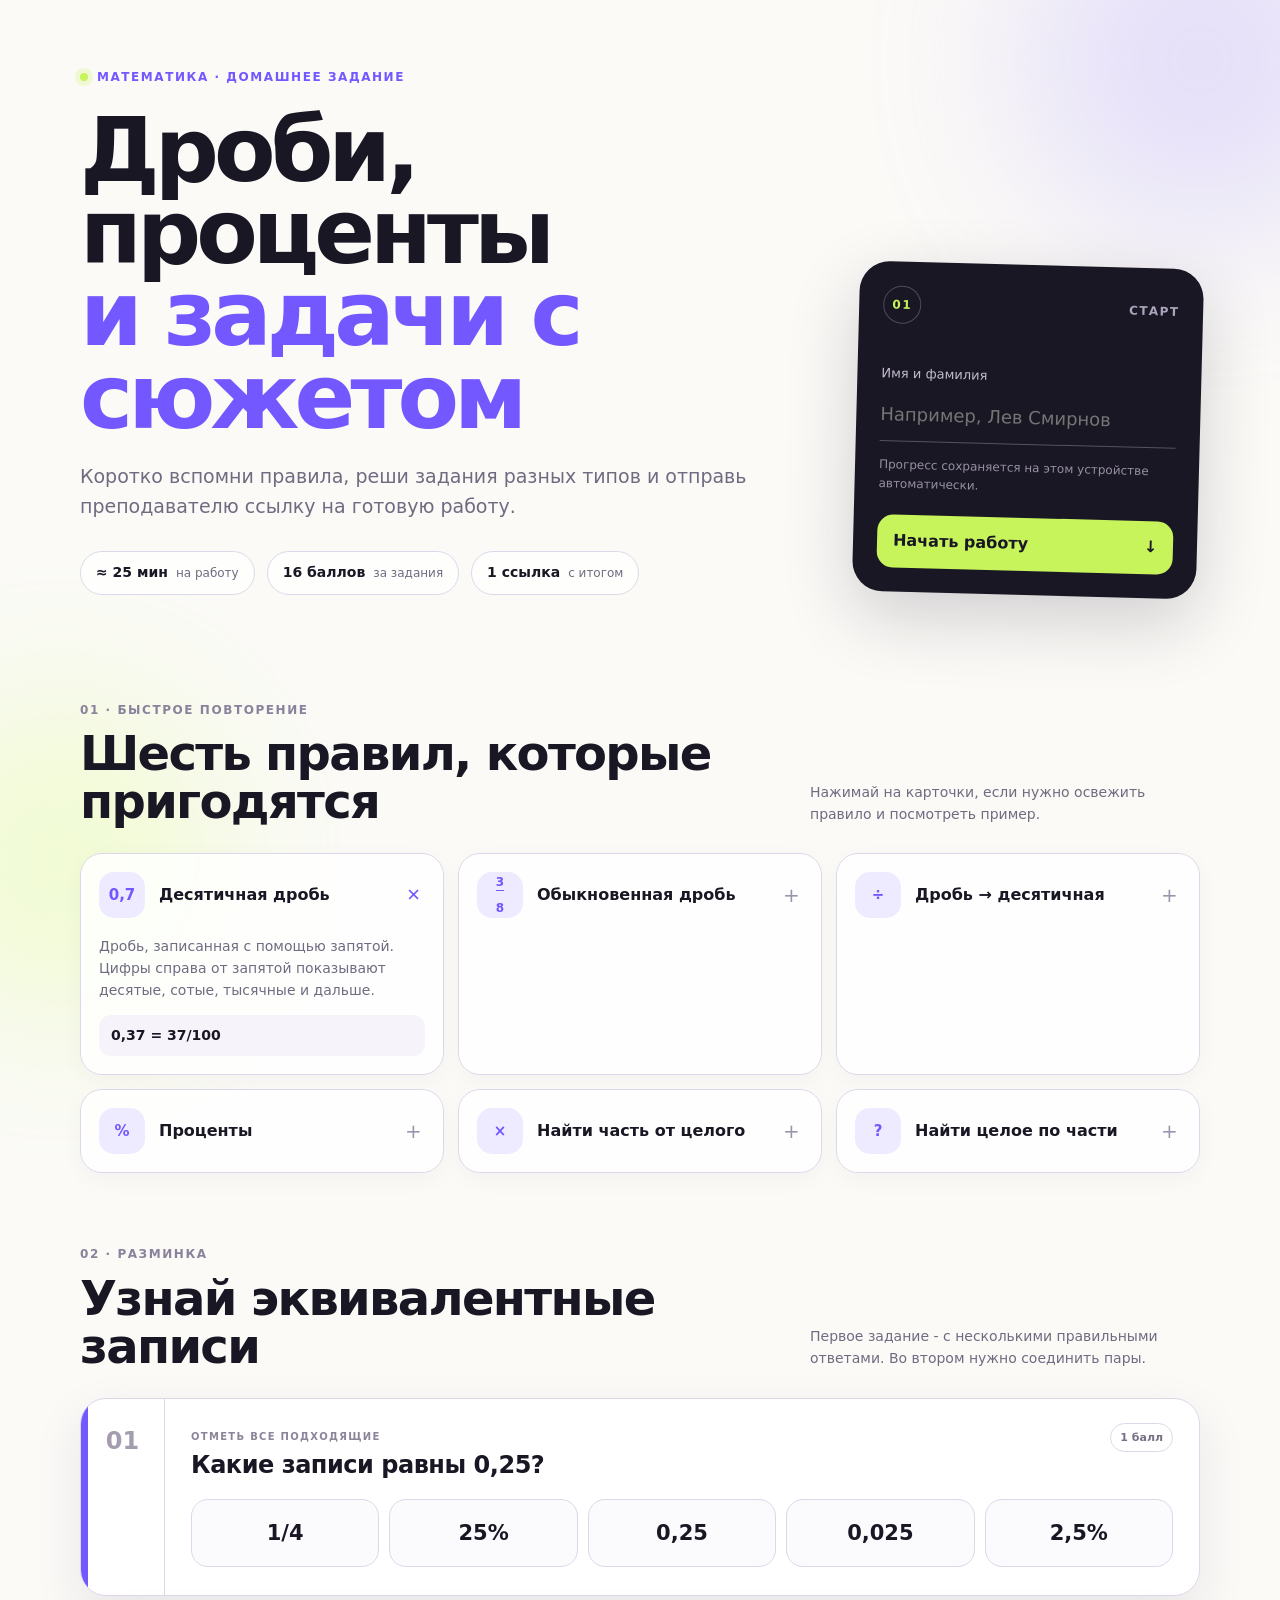
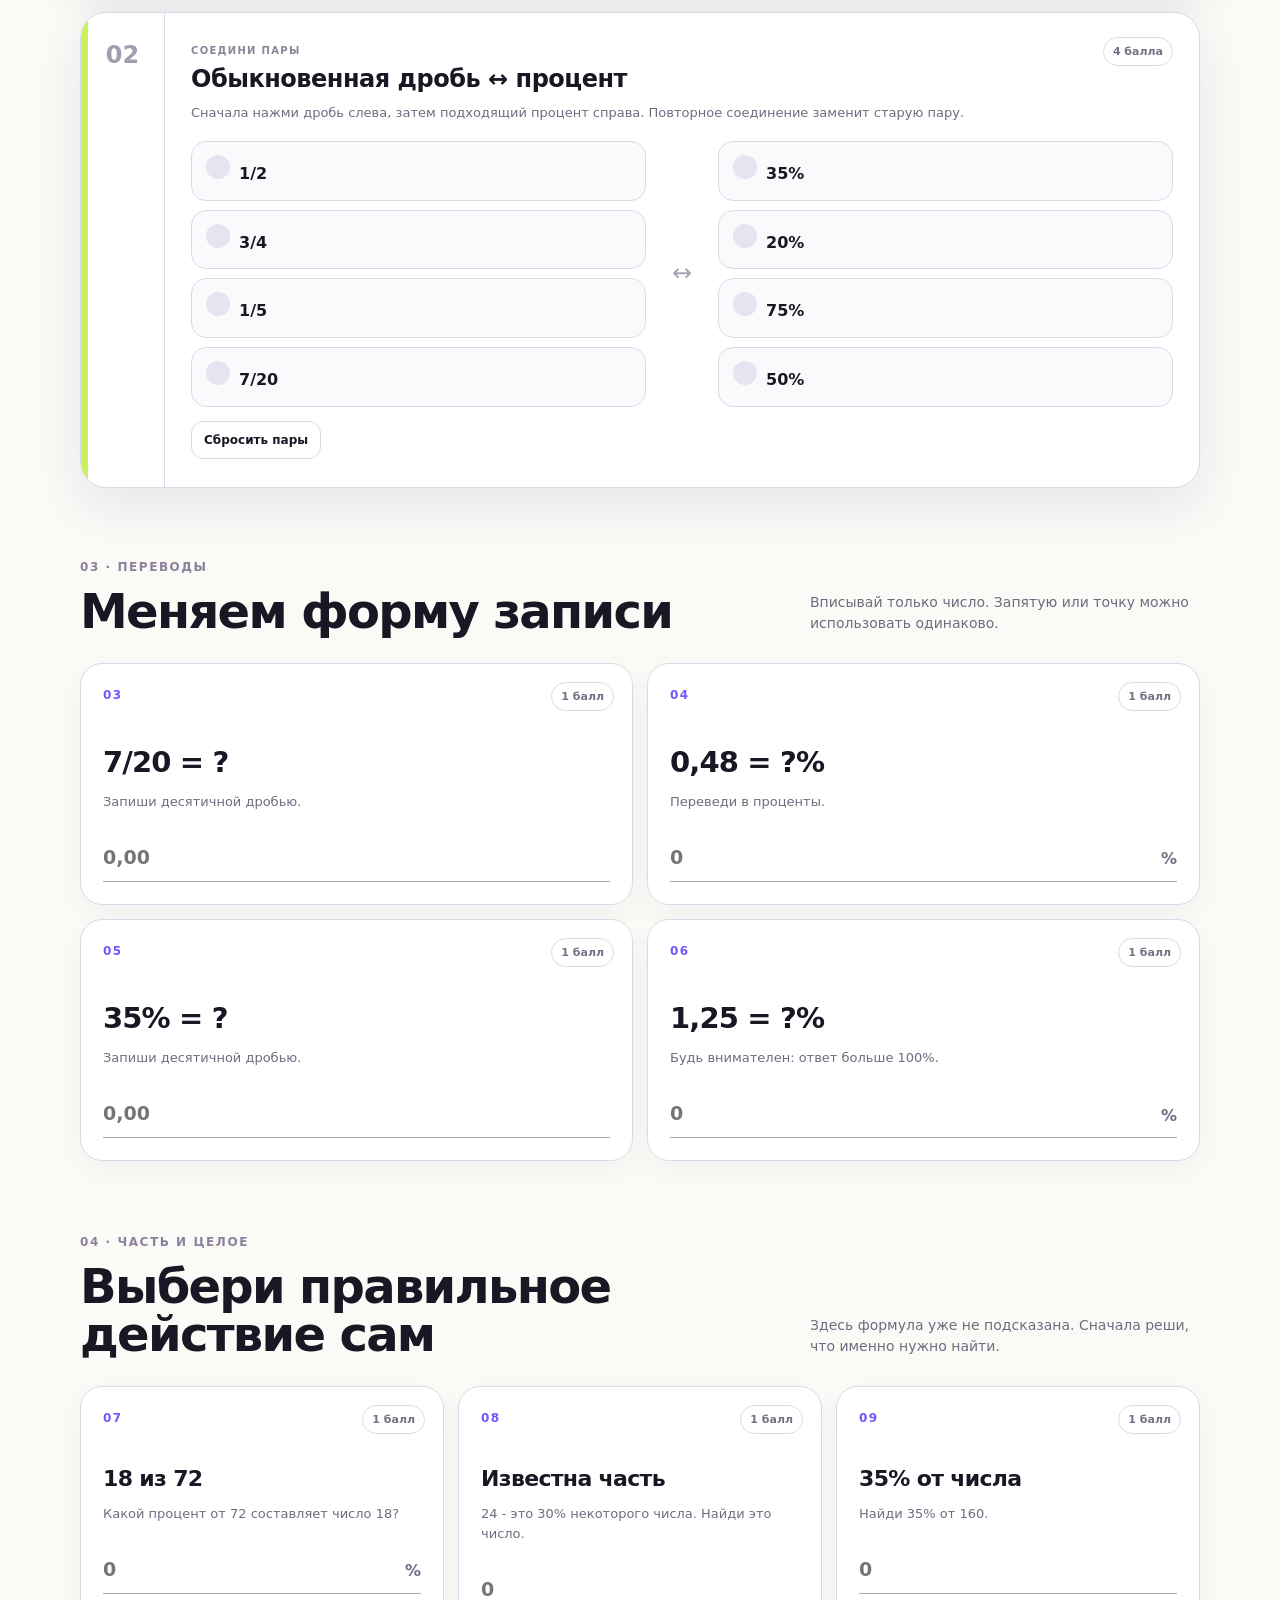
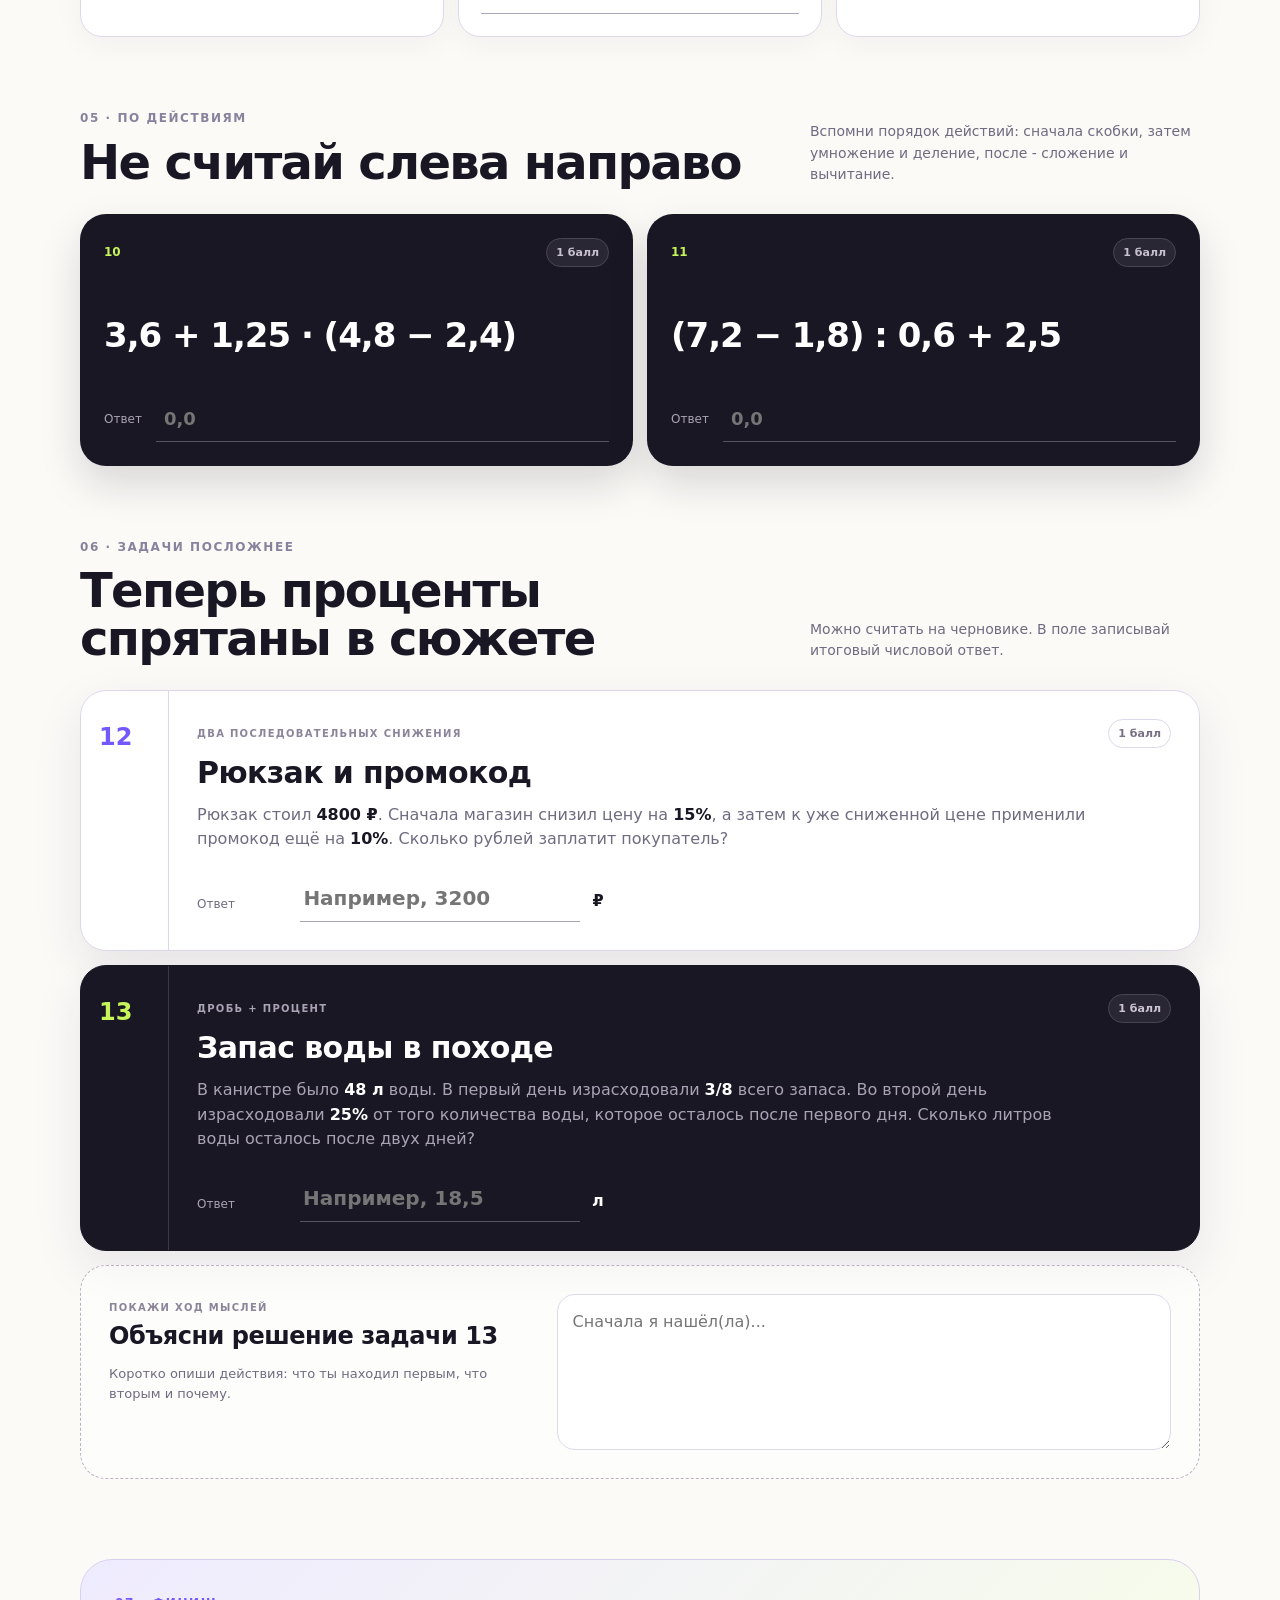
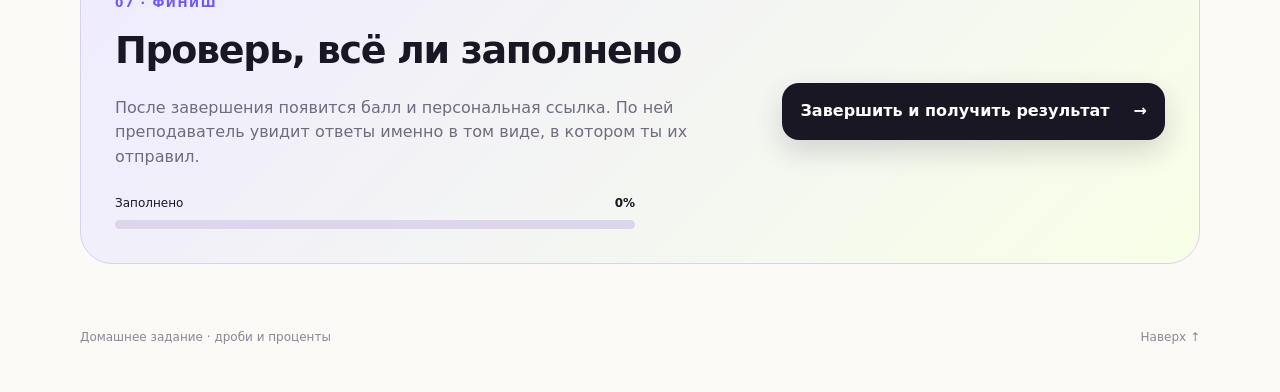
<file: homework-fractions/index.html>
<!doctype html>
<html lang="ru">
<head>
  <meta charset="utf-8">
  <meta name="viewport" content="width=device-width, initial-scale=1">
  <meta name="theme-color" content="#f4f1ff">
  <meta name="description" content="Интерактивное домашнее задание по обыкновенным и десятичным дробям, процентам и текстовым задачам.">
  <title>Домашнее задание - дроби и проценты</title>
  <link rel="stylesheet" href="styles.css">
</head>
<body>
  <div class="page-glow glow-one"></div>
  <div class="page-glow glow-two"></div>

  <header class="hero shell" id="top">
    <div class="hero-copy">
      <div class="eyebrow"><span class="eyebrow-dot"></span> МАТЕМАТИКА · ДОМАШНЕЕ ЗАДАНИЕ</div>
      <h1>Дроби, проценты<br><span>и задачи с сюжетом</span></h1>
      <p class="hero-lead">Коротко вспомни правила, реши задания разных типов и отправь преподавателю ссылку на готовую работу.</p>
      <div class="hero-meta">
        <div class="meta-pill"><b>≈ 25 мин</b><span>на работу</span></div>
        <div class="meta-pill"><b>16 баллов</b><span>за задания</span></div>
        <div class="meta-pill"><b>1 ссылка</b><span>с итогом</span></div>
      </div>
    </div>

    <aside class="student-card" aria-label="Данные ученика">
      <div class="student-card-top">
        <span class="student-number">01</span>
        <span class="student-label">СТАРТ</span>
      </div>
      <label for="studentName">Имя и фамилия</label>
      <input id="studentName" type="text" autocomplete="name" placeholder="Например, Лев Смирнов">
      <p>Прогресс сохраняется на этом устройстве автоматически.</p>
      <a class="start-button" href="#theory">Начать работу <span>↓</span></a>
    </aside>
  </header>

  <main id="worksheet">
    <section class="section shell" id="theory">
      <div class="section-heading">
        <div>
          <div class="eyebrow muted">01 · БЫСТРОЕ ПОВТОРЕНИЕ</div>
          <h2>Шесть правил, которые пригодятся</h2>
        </div>
        <p>Нажимай на карточки, если нужно освежить правило и посмотреть пример.</p>
      </div>

      <div class="theory-grid">
        <details class="theory-card" open>
          <summary><span class="theory-icon">0,7</span><span>Десятичная дробь</span><b>+</b></summary>
          <div class="theory-body">Дробь, записанная с помощью запятой. Цифры справа от запятой показывают десятые, сотые, тысячные и дальше.<div class="example">0,37 = 37/100</div></div>
        </details>
        <details class="theory-card">
          <summary><span class="theory-icon frac-icon"><i>3</i><em>8</em></span><span>Обыкновенная дробь</span><b>+</b></summary>
          <div class="theory-body">Числитель показывает, сколько частей взяли, знаменатель - на сколько равных частей разделили целое.<div class="example">3/8 - три части из восьми</div></div>
        </details>
        <details class="theory-card">
          <summary><span class="theory-icon">÷</span><span>Дробь → десятичная</span><b>+</b></summary>
          <div class="theory-body">Раздели числитель на знаменатель. Иногда удобно сначала привести знаменатель к 10, 100 или 1000.<div class="example">7/20 = 7 · 5 / 100 = 0,35</div></div>
        </details>
        <details class="theory-card">
          <summary><span class="theory-icon">%</span><span>Проценты</span><b>+</b></summary>
          <div class="theory-body">1% - это одна сотая часть целого. Чтобы превратить процент в десятичную дробь, раздели на 100.<div class="example">35% = 0,35</div></div>
        </details>
        <details class="theory-card">
          <summary><span class="theory-icon">×</span><span>Найти часть от целого</span><b>+</b></summary>
          <div class="theory-body">Умножь целое на дробь, которая описывает нужную часть. Для процентов сначала переведи процент в десятичную дробь.<div class="example">35% от 160: 160 · 0,35 = 56</div></div>
        </details>
        <details class="theory-card">
          <summary><span class="theory-icon">?</span><span>Найти целое по части</span><b>+</b></summary>
          <div class="theory-body">Раздели известную часть на дробь, которая показывает, какую долю целого она составляет.<div class="example">24 - это 30%: 24 ÷ 0,3 = 80</div></div>
        </details>
      </div>
    </section>

    <section class="section shell" id="tasks">
      <div class="section-heading">
        <div>
          <div class="eyebrow muted">02 · РАЗМИНКА</div>
          <h2>Узнай эквивалентные записи</h2>
        </div>
        <p>Первое задание - с несколькими правильными ответами. Во втором нужно соединить пары.</p>
      </div>

      <article class="task-card accent-violet" data-task="equivalent">
        <div class="task-index">01</div>
        <div class="task-content">
          <div class="task-title-row">
            <div><span class="task-kicker">ОТМЕТЬ ВСЕ ПОДХОДЯЩИЕ</span><h3>Какие записи равны 0,25?</h3></div>
            <span class="points">1 балл</span>
          </div>
          <div class="choice-grid" id="equivalentChoices">
            <label class="choice-card"><input type="checkbox" value="quarter"><span>1/4</span></label>
            <label class="choice-card"><input type="checkbox" value="percent25"><span>25%</span></label>
            <label class="choice-card"><input type="checkbox" value="decimal025"><span>0,25</span></label>
            <label class="choice-card"><input type="checkbox" value="decimal0025"><span>0,025</span></label>
            <label class="choice-card"><input type="checkbox" value="percent2_5"><span>2,5%</span></label>
          </div>
        </div>
      </article>

      <article class="task-card accent-lime" data-task="matching">
        <div class="task-index">02</div>
        <div class="task-content">
          <div class="task-title-row">
            <div><span class="task-kicker">СОЕДИНИ ПАРЫ</span><h3>Обыкновенная дробь ↔ процент</h3></div>
            <span class="points">4 балла</span>
          </div>
          <p class="task-help">Сначала нажми дробь слева, затем подходящий процент справа. Повторное соединение заменит старую пару.</p>
          <div class="match-board" id="matchBoard">
            <div class="match-column" id="matchLeft">
              <button type="button" class="match-item" data-side="left" data-key="half"><span class="match-order"></span>1/2</button>
              <button type="button" class="match-item" data-side="left" data-key="threequarters"><span class="match-order"></span>3/4</button>
              <button type="button" class="match-item" data-side="left" data-key="fifth"><span class="match-order"></span>1/5</button>
              <button type="button" class="match-item" data-side="left" data-key="seven20"><span class="match-order"></span>7/20</button>
            </div>
            <div class="match-arrow">↔</div>
            <div class="match-column" id="matchRight">
              <button type="button" class="match-item" data-side="right" data-key="35"><span class="match-order"></span>35%</button>
              <button type="button" class="match-item" data-side="right" data-key="20"><span class="match-order"></span>20%</button>
              <button type="button" class="match-item" data-side="right" data-key="75"><span class="match-order"></span>75%</button>
              <button type="button" class="match-item" data-side="right" data-key="50"><span class="match-order"></span>50%</button>
            </div>
          </div>
          <button class="small-button ghost" type="button" id="clearMatches">Сбросить пары</button>
        </div>
      </article>
    </section>

    <section class="section shell compact-top" id="conversions">
      <div class="section-heading">
        <div>
          <div class="eyebrow muted">03 · ПЕРЕВОДЫ</div>
          <h2>Меняем форму записи</h2>
        </div>
        <p>Вписывай только число. Запятую или точку можно использовать одинаково.</p>
      </div>

      <div class="task-grid two-columns">
        <article class="mini-task">
          <div class="mini-num">03</div><span class="points">1 балл</span>
          <h3>7/20 = ?</h3><p>Запиши десятичной дробью.</p>
          <div class="answer-line"><input id="conv1" inputmode="decimal" placeholder="0,00"><span></span></div>
        </article>
        <article class="mini-task">
          <div class="mini-num">04</div><span class="points">1 балл</span>
          <h3>0,48 = ?%</h3><p>Переведи в проценты.</p>
          <div class="answer-line"><input id="conv2" inputmode="decimal" placeholder="0"><span>%</span></div>
        </article>
        <article class="mini-task">
          <div class="mini-num">05</div><span class="points">1 балл</span>
          <h3>35% = ?</h3><p>Запиши десятичной дробью.</p>
          <div class="answer-line"><input id="conv3" inputmode="decimal" placeholder="0,00"><span></span></div>
        </article>
        <article class="mini-task">
          <div class="mini-num">06</div><span class="points">1 балл</span>
          <h3>1,25 = ?%</h3><p>Будь внимателен: ответ больше 100%.</p>
          <div class="answer-line"><input id="conv4" inputmode="decimal" placeholder="0"><span>%</span></div>
        </article>
      </div>
    </section>

    <section class="section shell" id="percent">
      <div class="section-heading">
        <div>
          <div class="eyebrow muted">04 · ЧАСТЬ И ЦЕЛОЕ</div>
          <h2>Выбери правильное действие сам</h2>
        </div>
        <p>Здесь формула уже не подсказана. Сначала реши, что именно нужно найти.</p>
      </div>

      <div class="task-grid three-columns">
        <article class="mini-task story-mini">
          <div class="mini-num">07</div><span class="points">1 балл</span>
          <h3>18 из 72</h3><p>Какой процент от 72 составляет число 18?</p>
          <div class="answer-line"><input id="part1" inputmode="decimal" placeholder="0"><span>%</span></div>
        </article>
        <article class="mini-task story-mini">
          <div class="mini-num">08</div><span class="points">1 балл</span>
          <h3>Известна часть</h3><p>24 - это 30% некоторого числа. Найди это число.</p>
          <div class="answer-line"><input id="part2" inputmode="decimal" placeholder="0"><span></span></div>
        </article>
        <article class="mini-task story-mini">
          <div class="mini-num">09</div><span class="points">1 балл</span>
          <h3>35% от числа</h3><p>Найди 35% от 160.</p>
          <div class="answer-line"><input id="part3" inputmode="decimal" placeholder="0"><span></span></div>
        </article>
      </div>
    </section>

    <section class="section shell" id="calculations">
      <div class="section-heading">
        <div>
          <div class="eyebrow muted">05 · ПО ДЕЙСТВИЯМ</div>
          <h2>Не считай слева направо</h2>
        </div>
        <p>Вспомни порядок действий: сначала скобки, затем умножение и деление, после - сложение и вычитание.</p>
      </div>

      <div class="task-grid two-columns">
        <article class="calc-card">
          <div class="calc-head"><span>10</span><span class="points">1 балл</span></div>
          <div class="expression">3,6 + 1,25 · (4,8 − 2,4)</div>
          <label>Ответ <input id="calc1" inputmode="decimal" placeholder="0,0"></label>
        </article>
        <article class="calc-card">
          <div class="calc-head"><span>11</span><span class="points">1 балл</span></div>
          <div class="expression">(7,2 − 1,8) : 0,6 + 2,5</div>
          <label>Ответ <input id="calc2" inputmode="decimal" placeholder="0,0"></label>
        </article>
      </div>
    </section>

    <section class="section shell" id="stories">
      <div class="section-heading">
        <div>
          <div class="eyebrow muted">06 · ЗАДАЧИ ПОСЛОЖНЕЕ</div>
          <h2>Теперь проценты спрятаны в сюжете</h2>
        </div>
        <p>Можно считать на черновике. В поле записывай итоговый числовой ответ.</p>
      </div>

      <article class="story-card">
        <div class="story-number">12</div>
        <div class="story-main">
          <div class="story-top"><span class="task-kicker">ДВА ПОСЛЕДОВАТЕЛЬНЫХ СНИЖЕНИЯ</span><span class="points">1 балл</span></div>
          <h3>Рюкзак и промокод</h3>
          <p>Рюкзак стоил <b>4800 ₽</b>. Сначала магазин снизил цену на <b>15%</b>, а затем к уже сниженной цене применили промокод ещё на <b>10%</b>. Сколько рублей заплатит покупатель?</p>
          <div class="story-answer"><label for="problem1">Ответ</label><input id="problem1" inputmode="decimal" placeholder="Например, 3200"><span>₽</span></div>
        </div>
      </article>

      <article class="story-card dark-story">
        <div class="story-number">13</div>
        <div class="story-main">
          <div class="story-top"><span class="task-kicker">ДРОБЬ + ПРОЦЕНТ</span><span class="points">1 балл</span></div>
          <h3>Запас воды в походе</h3>
          <p>В канистре было <b>48 л</b> воды. В первый день израсходовали <b>3/8</b> всего запаса. Во второй день израсходовали <b>25%</b> от того количества воды, которое осталось после первого дня. Сколько литров воды осталось после двух дней?</p>
          <div class="story-answer"><label for="problem2">Ответ</label><input id="problem2" inputmode="decimal" placeholder="Например, 18,5"><span>л</span></div>
        </div>
      </article>

      <article class="reflection-card">
        <div>
          <span class="task-kicker">ПОКАЖИ ХОД МЫСЛЕЙ</span>
          <h3>Объясни решение задачи 13</h3>
          <p>Коротко опиши действия: что ты находил первым, что вторым и почему.</p>
        </div>
        <textarea id="explanation" rows="5" placeholder="Сначала я нашёл(ла)..."></textarea>
      </article>
    </section>

    <section class="finish-section shell" id="finish">
      <div class="finish-card">
        <div class="finish-copy">
          <div class="eyebrow">07 · ФИНИШ</div>
          <h2>Проверь, всё ли заполнено</h2>
          <p>После завершения появится балл и персональная ссылка. По ней преподаватель увидит ответы именно в том виде, в котором ты их отправил.</p>
          <div class="progress-wrap" aria-label="Прогресс заполнения">
            <div class="progress-label"><span>Заполнено</span><b id="progressText">0%</b></div>
            <div class="progress-track"><div class="progress-fill" id="progressFill"></div></div>
          </div>
        </div>
        <button class="finish-button" id="finishButton" type="button">Завершить и получить результат <span>→</span></button>
      </div>
    </section>
  </main>

  <section class="result-view shell" id="resultView" hidden>
    <div class="result-hero">
      <div>
        <div class="eyebrow">ГОТОВО · РЕЗУЛЬТАТ РАБОТЫ</div>
        <h2 id="resultName">Работа ученика</h2>
        <p id="resultDate"></p>
      </div>
      <div class="score-ring"><b id="scoreValue">0</b><span>/ 16</span></div>
    </div>

    <div class="result-actions" id="studentResultActions">
      <button type="button" class="primary-action" id="shareResult">Отправить преподавателю</button>
      <button type="button" class="secondary-action" id="copyResult">Скопировать ссылку</button>
      <span class="copy-status" id="copyStatus"></span>
    </div>

    <div class="result-summary" id="resultSummary"></div>

    <div class="result-footer-actions">
      <button class="secondary-action" type="button" id="backToWork">Вернуться к работе</button>
      <button class="secondary-action" type="button" id="startFresh">Начать заново</button>
    </div>
  </section>

  <footer class="footer shell">
    <span>Домашнее задание · дроби и проценты</span>
    <a href="#top">Наверх ↑</a>
  </footer>

  <script src="script.js"></script>
</body>
</html>
</file>
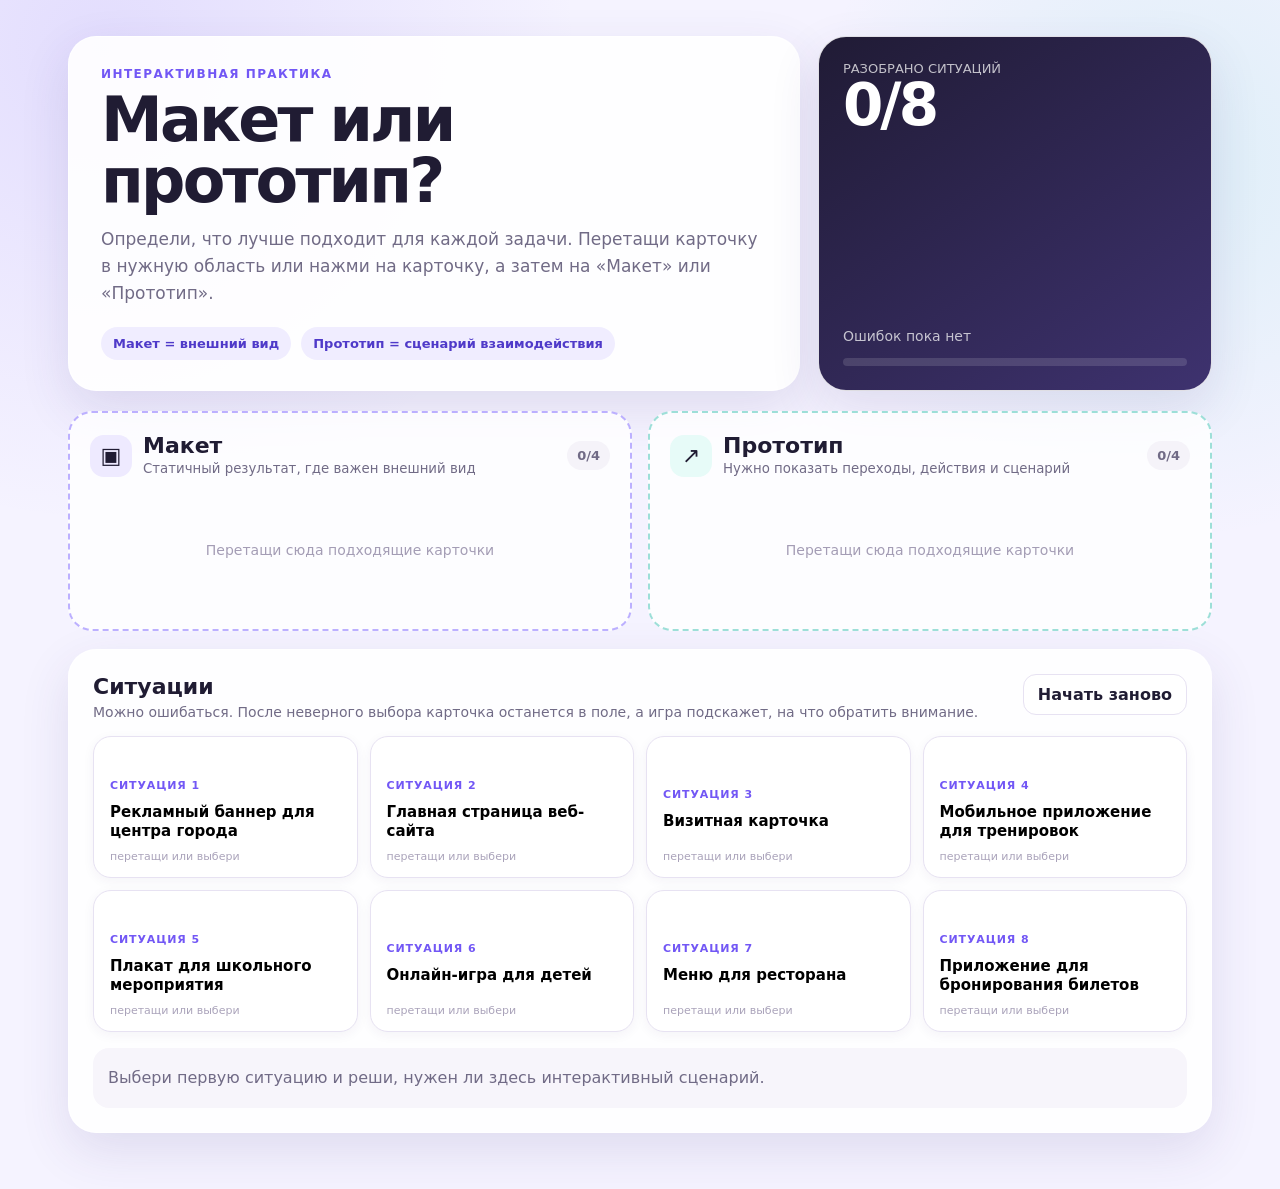
<file: layout-vs-prototype/index.html>
<!doctype html>
<html lang="ru">
<head>
<meta charset="utf-8">
<meta name="viewport" content="width=device-width,initial-scale=1">
<title>Макет или прототип?</title>
<style>
:root{
  --bg:#f5f3ff; --paper:#ffffff; --ink:#201c33; --muted:#716b86; --line:#e7e2f2;
  --violet:#7257f5; --violet-dark:#5b3ee5; --cyan:#1fc8bd; --green:#1c9b69; --red:#d95768;
  --shadow:0 18px 50px rgba(67,48,122,.12);
}
*{box-sizing:border-box}
body{margin:0;font-family:Inter,ui-sans-serif,system-ui,-apple-system,"Segoe UI",Arial,sans-serif;background:
radial-gradient(circle at 8% 4%,rgba(114,87,245,.14),transparent 29%),
radial-gradient(circle at 92% 14%,rgba(31,200,189,.11),transparent 24%),var(--bg);color:var(--ink)}
button{font:inherit}
.shell{max-width:1180px;margin:0 auto;padding:36px 18px 56px}
.hero{display:grid;grid-template-columns:1.3fr .7fr;gap:18px;align-items:stretch;margin-bottom:20px}
.hero-main,.score-card{background:rgba(255,255,255,.9);border:1px solid rgba(255,255,255,.85);box-shadow:var(--shadow);border-radius:28px}
.hero-main{padding:30px 32px}.eyebrow{font-size:12px;font-weight:850;letter-spacing:.12em;text-transform:uppercase;color:var(--violet)}
h1{font-size:clamp(34px,5vw,62px);line-height:.98;letter-spacing:-.045em;margin:9px 0 14px;max-width:760px}
.lead{font-size:17px;line-height:1.6;color:var(--muted);max-width:760px;margin:0}.rule{display:flex;gap:10px;flex-wrap:wrap;margin-top:20px}.pill{padding:9px 12px;border-radius:999px;background:#f0edff;color:#4f3ac9;font-size:13px;font-weight:750}
.score-card{padding:24px;display:flex;flex-direction:column;justify-content:space-between;min-height:210px;background:linear-gradient(145deg,#201b35,#3e326f);color:#fff}.score-label{font-size:13px;opacity:.72}.score-big{font-size:58px;font-weight:900;letter-spacing:-.05em;line-height:1}.score-sub{font-size:14px;opacity:.72}.progress{height:8px;background:rgba(255,255,255,.13);border-radius:99px;overflow:hidden;margin-top:14px}.progress>span{display:block;height:100%;width:0;background:linear-gradient(90deg,#9a86ff,#54e8d8);border-radius:99px;transition:width .35s ease}
.board{display:grid;grid-template-columns:1fr 1fr;gap:16px;margin-bottom:18px}.zone{position:relative;background:rgba(255,255,255,.82);border:2px dashed #dcd5f0;border-radius:24px;padding:20px;min-height:220px;transition:.2s ease}.zone.over{transform:translateY(-2px);border-color:var(--violet);background:#fbfaff}.zone.layout{border-color:#bcb0ff}.zone.prototype{border-color:#9ddfd8}.zone-head{display:flex;align-items:center;justify-content:space-between;gap:14px;margin-bottom:15px}.zone-title{display:flex;align-items:center;gap:11px}.zone-icon{width:42px;height:42px;border-radius:14px;display:grid;place-items:center;font-size:22px}.layout .zone-icon{background:#eeeaff}.prototype .zone-icon{background:#e7fbf8}.zone h2{margin:0;font-size:22px}.zone small{color:var(--muted);line-height:1.4}.count{font-weight:850;font-size:13px;color:var(--muted);background:#f5f3f9;padding:7px 10px;border-radius:999px}.drop-list{display:flex;flex-direction:column;gap:9px;min-height:112px}.drop-empty{color:#a49db5;text-align:center;margin:auto;padding:30px 8px;font-size:14px}.placed{background:#fff;border:1px solid var(--line);border-radius:15px;padding:12px 13px;display:flex;gap:10px;align-items:flex-start}.placed .ok{color:var(--green);font-weight:900}.placed b{font-size:14px}.placed p{margin:3px 0 0;color:var(--muted);font-size:12px;line-height:1.4}
.workspace{background:rgba(255,255,255,.88);border:1px solid rgba(255,255,255,.9);box-shadow:var(--shadow);border-radius:28px;padding:24px}.work-top{display:flex;justify-content:space-between;align-items:flex-start;gap:16px;margin-bottom:16px}.work-top h3{font-size:22px;margin:0 0 5px}.work-top p{margin:0;color:var(--muted);font-size:14px}.reset{border:1px solid var(--line);background:#fff;color:var(--ink);border-radius:13px;padding:10px 14px;font-weight:800;cursor:pointer}.reset:hover{border-color:#cfc5e9}.cards{display:grid;grid-template-columns:repeat(4,1fr);gap:12px}.card{position:relative;text-align:left;border:1px solid var(--line);background:#fff;border-radius:18px;padding:16px;min-height:142px;cursor:grab;transition:.18s ease;box-shadow:0 3px 12px rgba(54,42,89,.05)}.card:hover{transform:translateY(-3px);box-shadow:0 12px 24px rgba(54,42,89,.1);border-color:#cfc5ed}.card.selected{outline:3px solid rgba(114,87,245,.25);border-color:var(--violet)}.card.bad{animation:shake .35s ease;border-color:#ef9aa5;background:#fff9fa}.card-num{font-size:11px;font-weight:850;color:var(--violet);letter-spacing:.08em}.card-title{font-weight:850;font-size:15px;line-height:1.25;margin-top:10px}.card-hint{position:absolute;left:16px;bottom:14px;color:#aaa3ba;font-size:11px}.feedback{min-height:60px;margin-top:16px;border-radius:16px;padding:13px 15px;background:#f7f5fb;color:var(--muted);display:flex;align-items:center;line-height:1.45}.feedback.good{background:#edfbf5;color:#167a54}.feedback.bad{background:#fff1f3;color:#a9394a}.feedback strong{color:inherit}.finish{display:none;margin-top:18px;padding:24px;border-radius:22px;background:linear-gradient(135deg,#ece8ff,#e8fbf7)}.finish.show{display:block}.finish h3{margin:0 0 7px;font-size:25px}.finish p{margin:0;color:#5e5870;line-height:1.5}.again{margin-top:14px;border:0;background:var(--violet);color:#fff;padding:11px 16px;border-radius:13px;font-weight:850;cursor:pointer}
@keyframes shake{25%{transform:translateX(-5px)}50%{transform:translateX(5px)}75%{transform:translateX(-3px)}}
@media(max-width:900px){.hero{grid-template-columns:1fr}.score-card{min-height:160px}.cards{grid-template-columns:repeat(2,1fr)}}
@media(max-width:660px){.shell{padding:18px 12px 36px}.hero-main{padding:22px}.board{grid-template-columns:1fr}.cards{grid-template-columns:1fr}.card{min-height:112px}.work-top{flex-direction:column}.reset{width:100%}.hero-main,.score-card,.workspace{border-radius:22px}}
</style>
</head>
<body>
<main class="shell">
  <section class="hero">
    <div class="hero-main">
      <div class="eyebrow">Интерактивная практика</div>
      <h1>Макет или прототип?</h1>
      <p class="lead">Определи, что лучше подходит для каждой задачи. Перетащи карточку в нужную область или нажми на карточку, а затем на «Макет» или «Прототип».</p>
      <div class="rule"><span class="pill">Макет = внешний вид</span><span class="pill">Прототип = сценарий взаимодействия</span></div>
    </div>
    <aside class="score-card">
      <div><div class="score-label">РАЗОБРАНО СИТУАЦИЙ</div><div class="score-big"><span id="doneCount">0</span>/8</div></div>
      <div><div class="score-sub" id="mistakesLabel">Ошибок пока нет</div><div class="progress"><span id="progress"></span></div></div>
    </aside>
  </section>

  <section class="board">
    <article class="zone layout" data-zone="layout">
      <div class="zone-head"><div class="zone-title"><div class="zone-icon">▣</div><div><h2>Макет</h2><small>Статичный результат, где важен внешний вид</small></div></div><div class="count"><span id="layoutCount">0</span>/4</div></div>
      <div class="drop-list" id="layoutList"><div class="drop-empty">Перетащи сюда подходящие карточки</div></div>
    </article>
    <article class="zone prototype" data-zone="prototype">
      <div class="zone-head"><div class="zone-title"><div class="zone-icon">↗</div><div><h2>Прототип</h2><small>Нужно показать переходы, действия и сценарий</small></div></div><div class="count"><span id="prototypeCount">0</span>/4</div></div>
      <div class="drop-list" id="prototypeList"><div class="drop-empty">Перетащи сюда подходящие карточки</div></div>
    </article>
  </section>

  <section class="workspace">
    <div class="work-top"><div><h3>Ситуации</h3><p>Можно ошибаться. После неверного выбора карточка останется в поле, а игра подскажет, на что обратить внимание.</p></div><button class="reset" id="reset">Начать заново</button></div>
    <div class="cards" id="cards"></div>
    <div class="feedback" id="feedback">Выбери первую ситуацию и реши, нужен ли здесь интерактивный сценарий.</div>
    <div class="finish" id="finish"><h3 id="finishTitle">Готово!</h3><p id="finishText"></p><button class="again" id="again">Пройти ещё раз</button></div>
  </section>
</main>
<script>
const items=[
 {id:1,title:'Рекламный баннер для центра города',answer:'layout',why:'Для баннера достаточно статичного изображения: взаимодействие с интерфейсом показывать не нужно.'},
 {id:2,title:'Главная страница веб-сайта',answer:'prototype',why:'Важно показать переходы по ссылкам, работу меню и поведение пользователя на странице.'},
 {id:3,title:'Визитная карточка',answer:'layout',why:'Визитка является статичным объектом, поэтому достаточно показать её внешний вид.'},
 {id:4,title:'Мобильное приложение для тренировок',answer:'prototype',why:'Нужно показать, как пользователь выбирает упражнения, переходит между экранами и отслеживает прогресс.'},
 {id:5,title:'Плакат для школьного мероприятия',answer:'layout',why:'Плакат не требует интерактивности, поэтому главное здесь - композиция и визуальное оформление.'},
 {id:6,title:'Онлайн-игра для детей',answer:'prototype',why:'Нужно продемонстрировать игровой сценарий и взаимодействие пользователя с интерфейсом.'},
 {id:7,title:'Меню для ресторана',answer:'layout',why:'Если речь идёт о печатном или статичном меню, достаточно макета без интерактивных переходов.'},
 {id:8,title:'Приложение для бронирования билетов',answer:'prototype',why:'Важно показать последовательность выбора билета, места и оформления заказа.'}
];
let selected=null,done=new Set(),mistakes=0,dragging=null;
const cards=document.getElementById('cards'),feedback=document.getElementById('feedback');
function renderCards(){cards.innerHTML='';items.forEach(item=>{if(done.has(item.id))return;const b=document.createElement('button');b.type='button';b.className='card';b.draggable=true;b.dataset.id=item.id;b.innerHTML=`<span class="card-num">СИТУАЦИЯ ${item.id}</span><div class="card-title">${item.title}</div><div class="card-hint">перетащи или выбери</div>`;b.addEventListener('click',()=>selectCard(b,item.id));b.addEventListener('dragstart',e=>{dragging=item.id;e.dataTransfer.setData('text/plain',String(item.id));setTimeout(()=>b.style.opacity='.45',0)});b.addEventListener('dragend',()=>{dragging=null;b.style.opacity='';document.querySelectorAll('.zone').forEach(z=>z.classList.remove('over'))});cards.appendChild(b)});update();}
function selectCard(el,id){document.querySelectorAll('.card').forEach(c=>c.classList.remove('selected'));if(selected===id){selected=null;return}selected=id;el.classList.add('selected');feedback.className='feedback';feedback.innerHTML='Карточка выбрана. Теперь нажми на область <strong>«Макет»</strong> или <strong>«Прототип»</strong>.'}
function attempt(id,zone){if(!id||done.has(id))return;const item=items.find(x=>x.id===Number(id));if(item.answer!==zone){mistakes++;const card=document.querySelector(`.card[data-id="${id}"]`);if(card){card.classList.remove('bad');void card.offsetWidth;card.classList.add('bad')}feedback.className='feedback bad';feedback.innerHTML=`Пока не подходит. Подумай: <strong>нужно ли здесь показывать действия пользователя и переходы?</strong>`;selected=null;document.querySelectorAll('.card').forEach(c=>c.classList.remove('selected'));update();return}done.add(item.id);selected=null;place(item);renderCards();feedback.className='feedback good';feedback.innerHTML=`<strong>Верно.</strong>&nbsp; ${item.why}`;if(done.size===items.length)finish();}
function place(item){const list=document.getElementById(item.answer+'List');list.querySelector('.drop-empty')?.remove();const el=document.createElement('div');el.className='placed';el.innerHTML=`<span class="ok">✓</span><div><b>${item.title}</b><p>${item.why}</p></div>`;list.appendChild(el)}
document.querySelectorAll('.zone').forEach(zone=>{zone.addEventListener('click',e=>{if(e.target.closest('.placed'))return;if(selected)attempt(selected,zone.dataset.zone)});zone.addEventListener('dragover',e=>{e.preventDefault();zone.classList.add('over')});zone.addEventListener('dragleave',()=>zone.classList.remove('over'));zone.addEventListener('drop',e=>{e.preventDefault();zone.classList.remove('over');const id=dragging||Number(e.dataTransfer.getData('text/plain'));attempt(id,zone.dataset.zone)})});
function update(){document.getElementById('doneCount').textContent=done.size;document.getElementById('progress').style.width=(done.size/items.length*100)+'%';document.getElementById('layoutCount').textContent=[...done].filter(id=>items.find(x=>x.id===id).answer==='layout').length;document.getElementById('prototypeCount').textContent=[...done].filter(id=>items.find(x=>x.id===id).answer==='prototype').length;document.getElementById('mistakesLabel').textContent=mistakes?`Ошибок: ${mistakes}`:'Ошибок пока нет'}
function finish(){const box=document.getElementById('finish');box.classList.add('show');const text=mistakes===0?'Все 8 ситуаций определены без ошибок. Отлично различаешь статичный дизайн и интерактивный сценарий.':mistakes<=2?`Все 8 ситуаций разобраны. Ошибок: ${mistakes}. Разница между макетом и прототипом уже понятна.`:`Все 8 ситуаций разобраны. Ошибок: ${mistakes}. Перед следующей задачей проверяй главный вопрос: нужно ли демонстрировать действия пользователя?`;document.getElementById('finishText').textContent=text;box.scrollIntoView({behavior:'smooth',block:'nearest'})}
function reset(){done=new Set();mistakes=0;selected=null;dragging=null;['layoutList','prototypeList'].forEach(id=>document.getElementById(id).innerHTML='<div class="drop-empty">Перетащи сюда подходящие карточки</div>');document.getElementById('finish').classList.remove('show');feedback.className='feedback';feedback.textContent='Выбери первую ситуацию и реши, нужен ли здесь интерактивный сценарий.';renderCards()}
document.getElementById('reset').addEventListener('click',reset);document.getElementById('again').addEventListener('click',reset);renderCards();
</script>
</body>
</html>
</file>
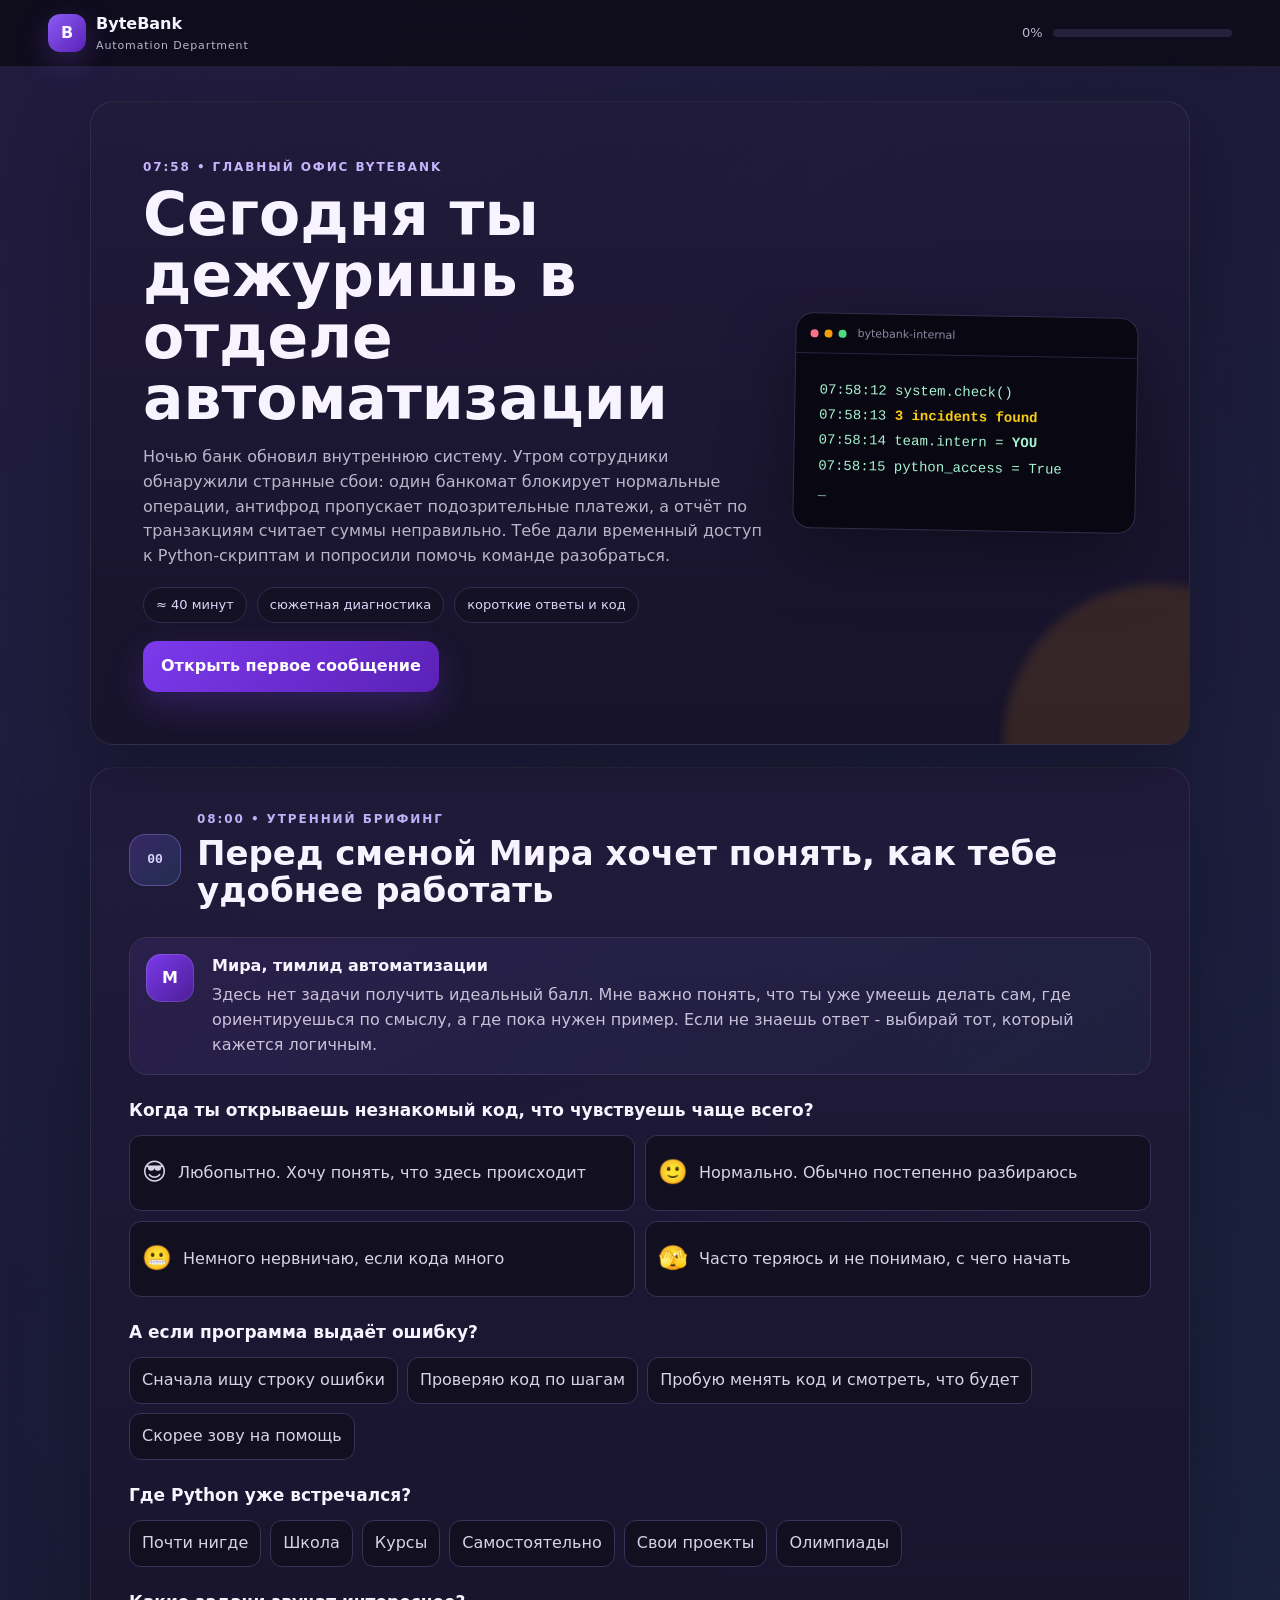
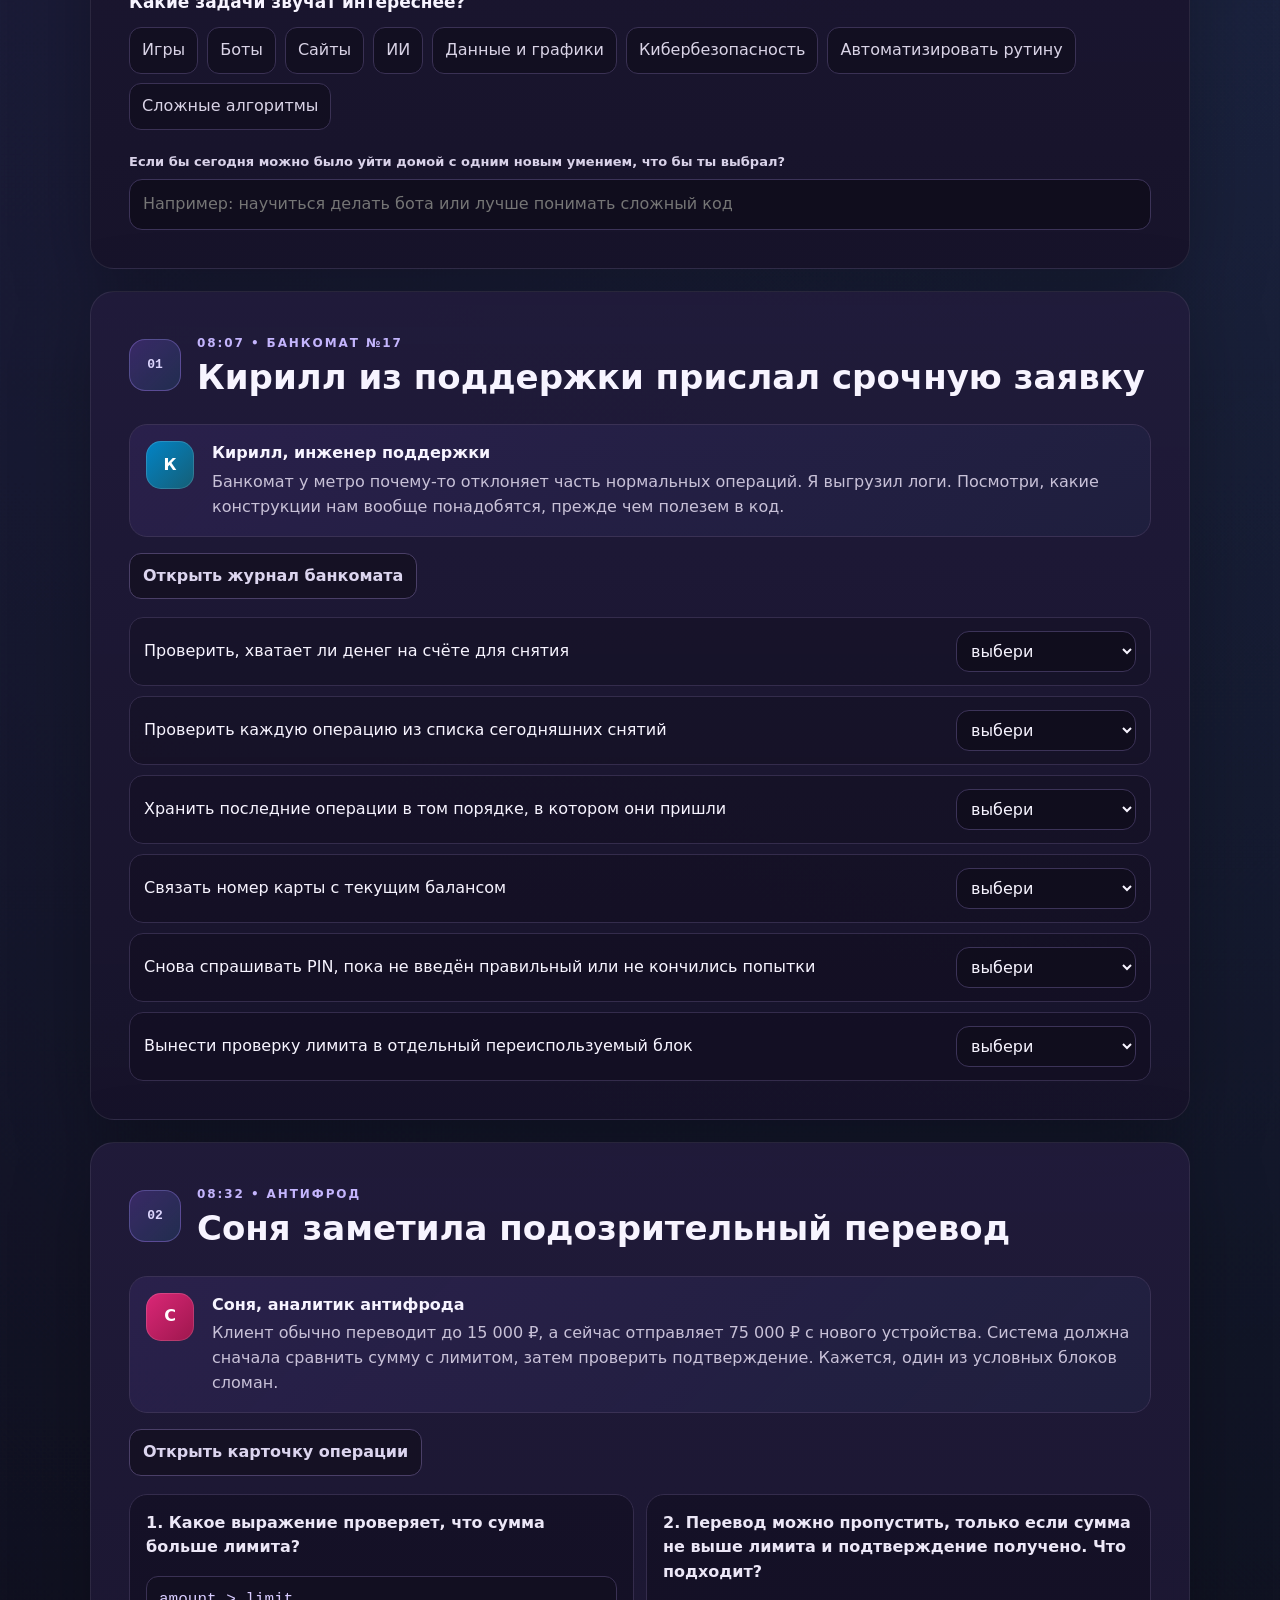
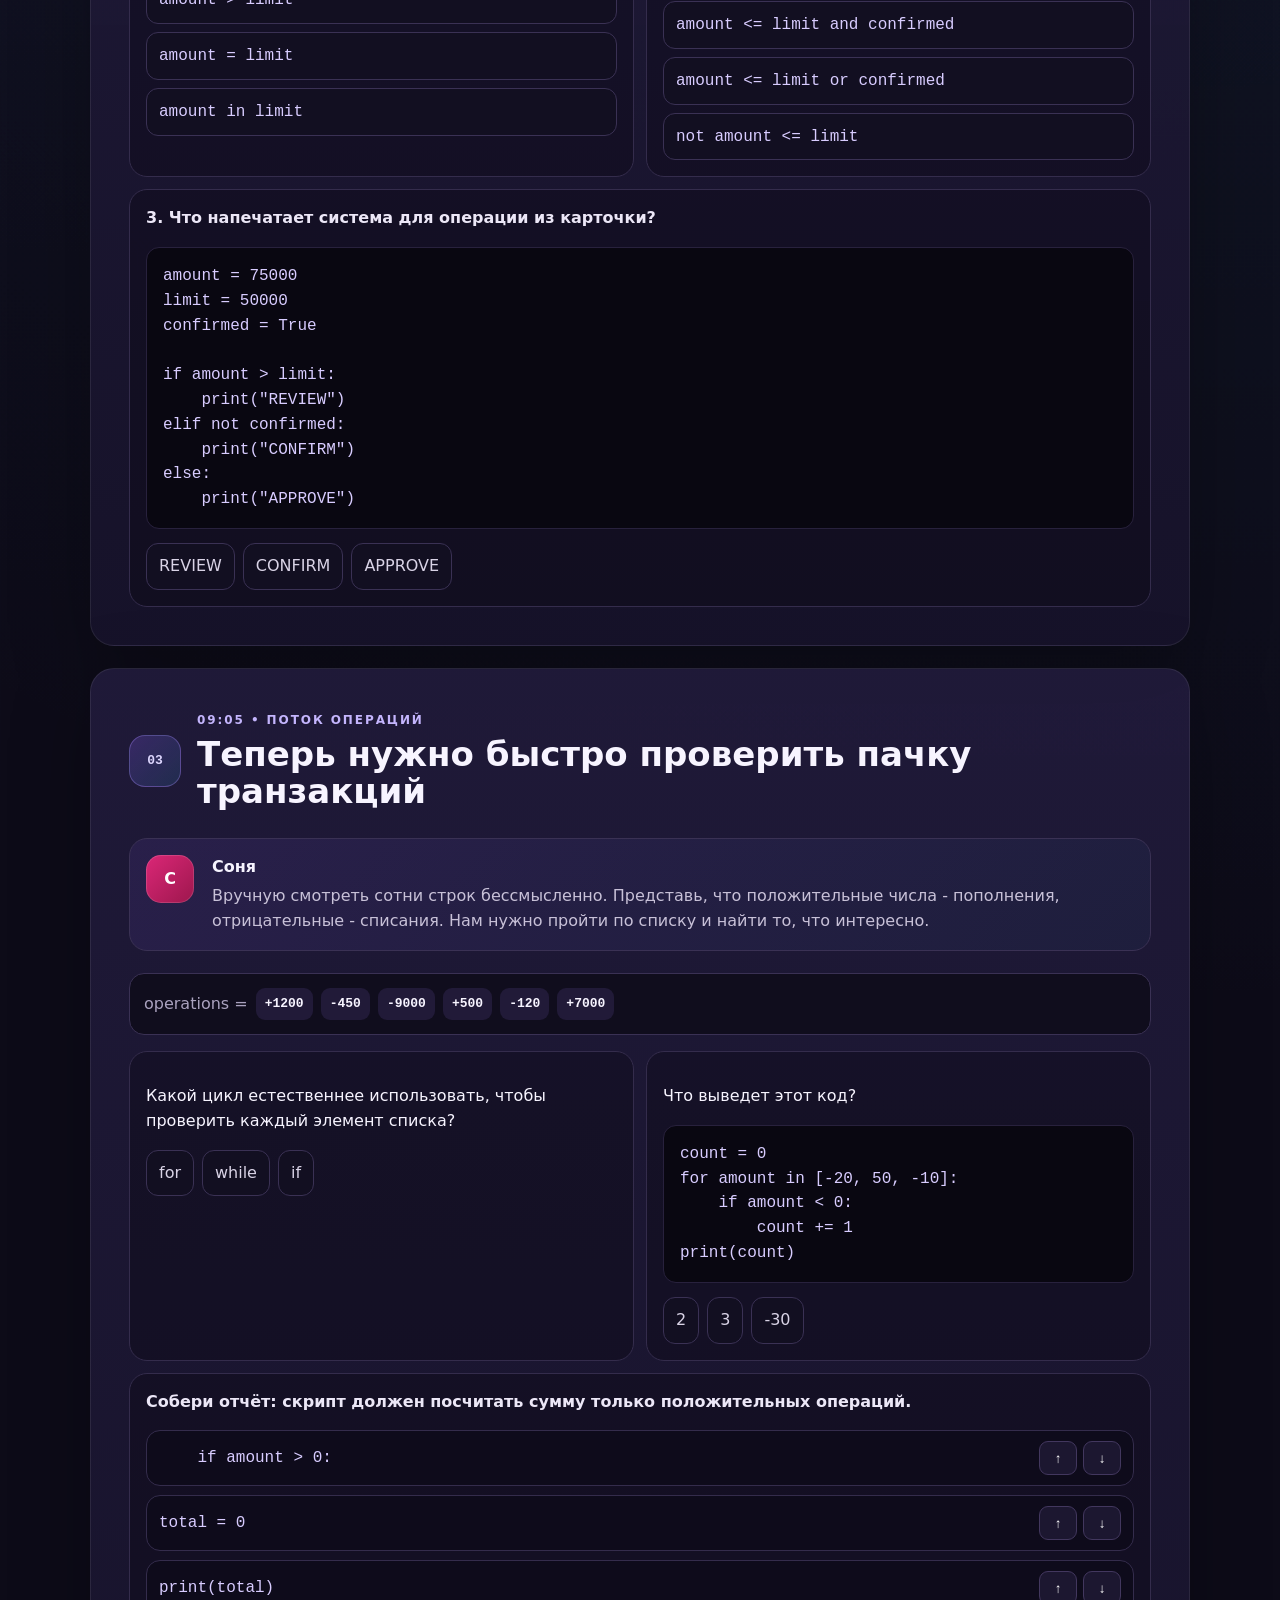
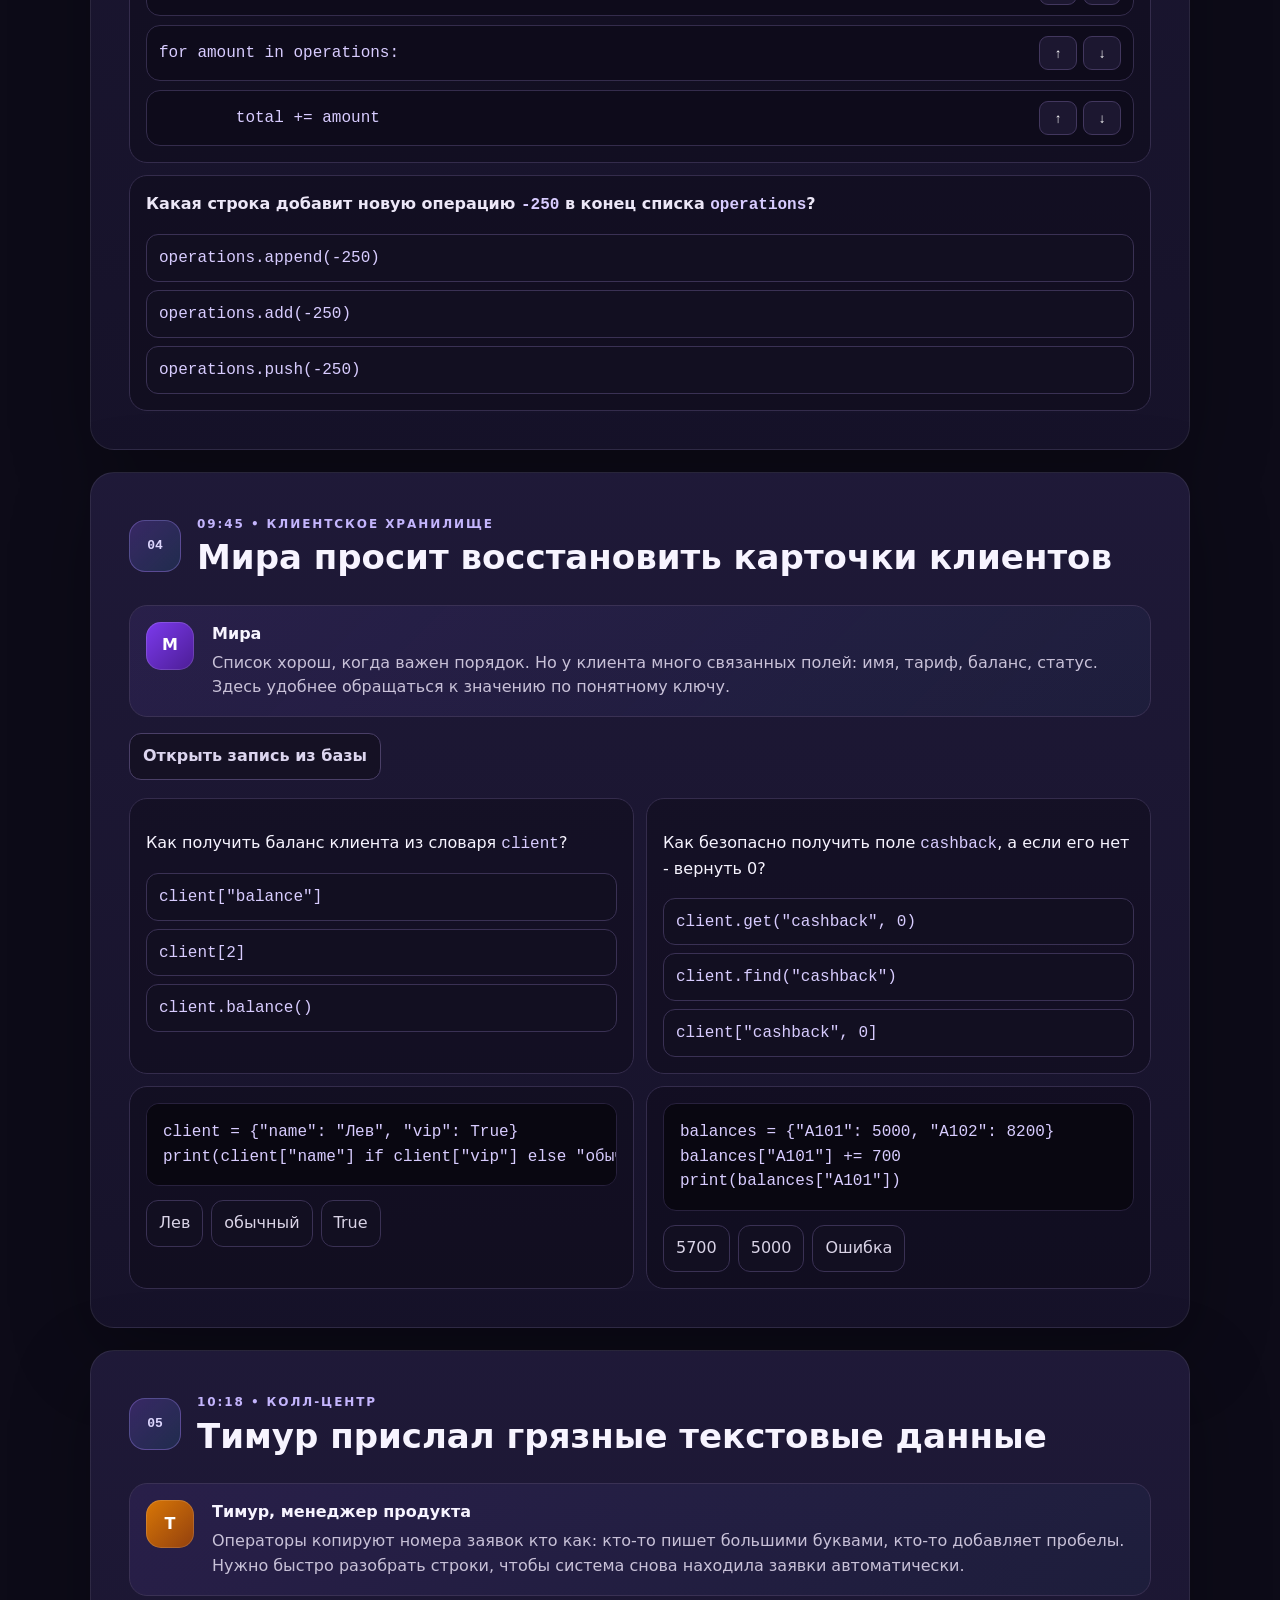
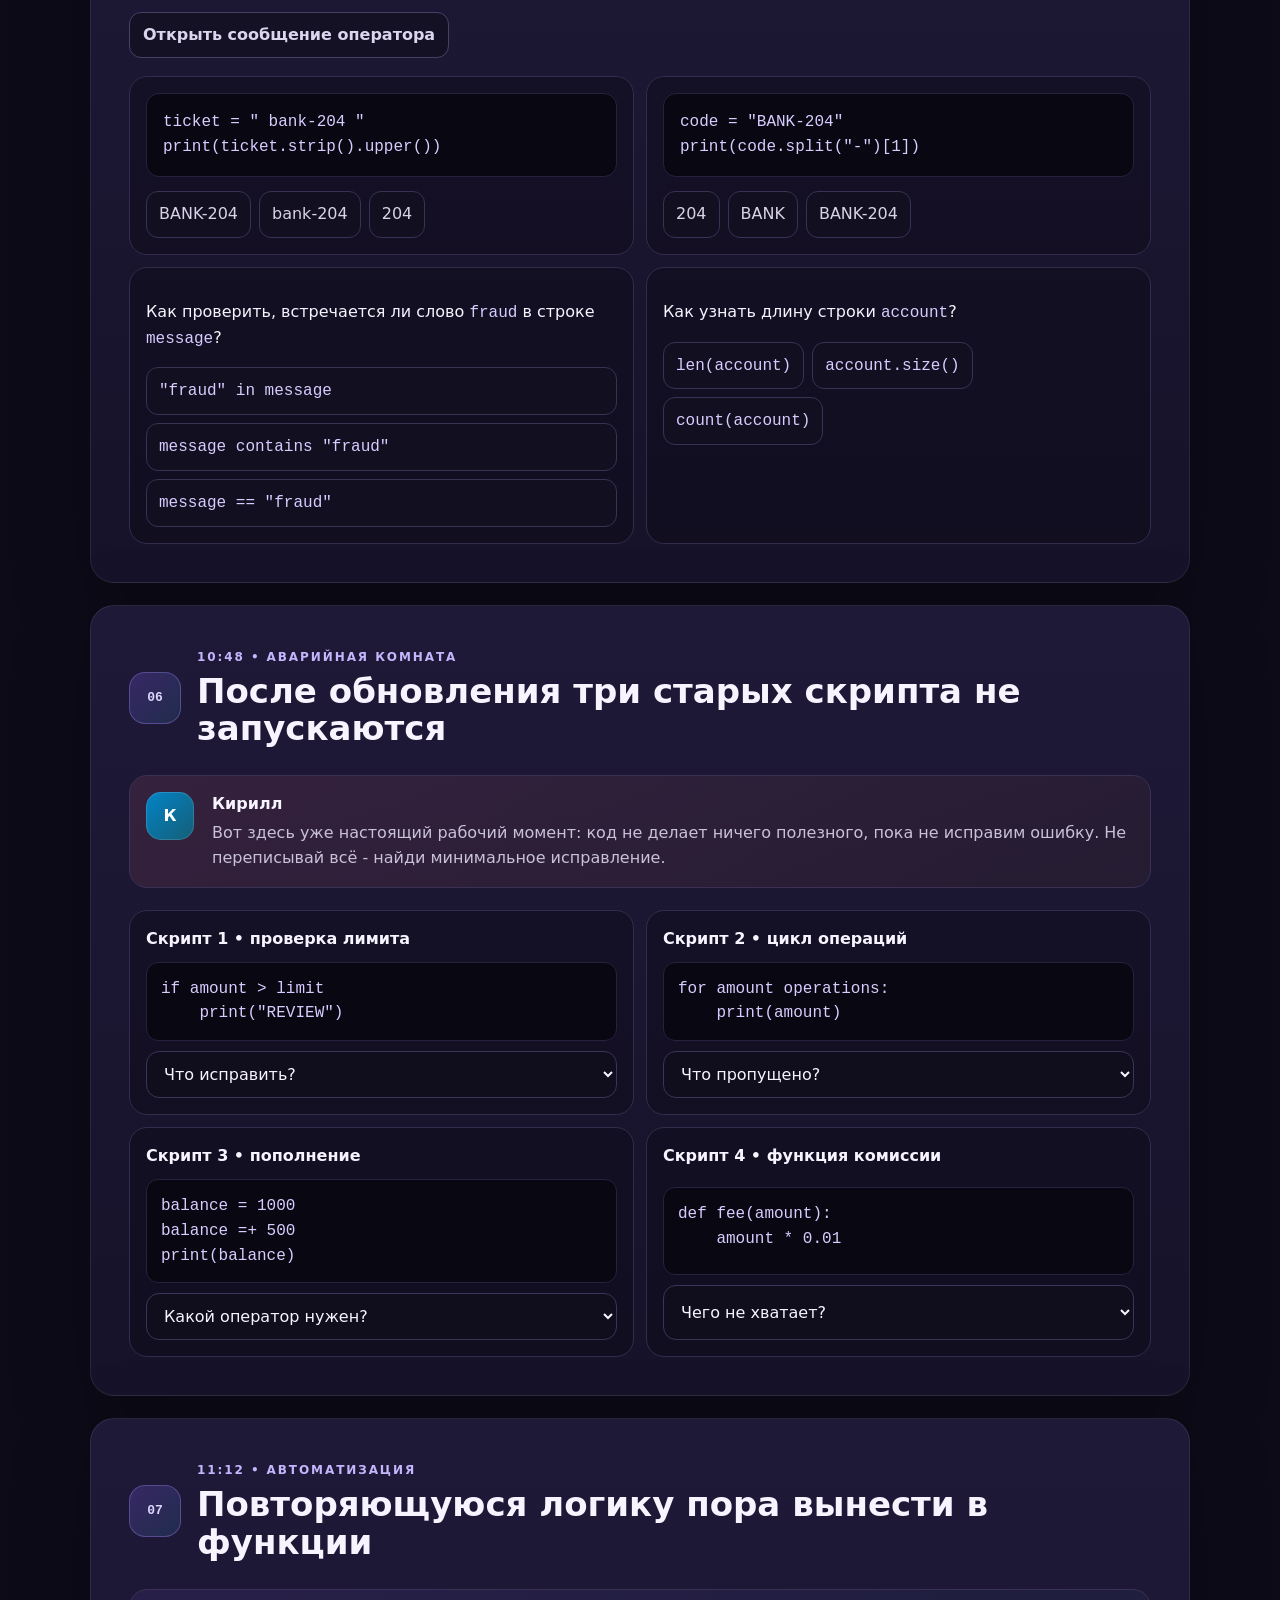
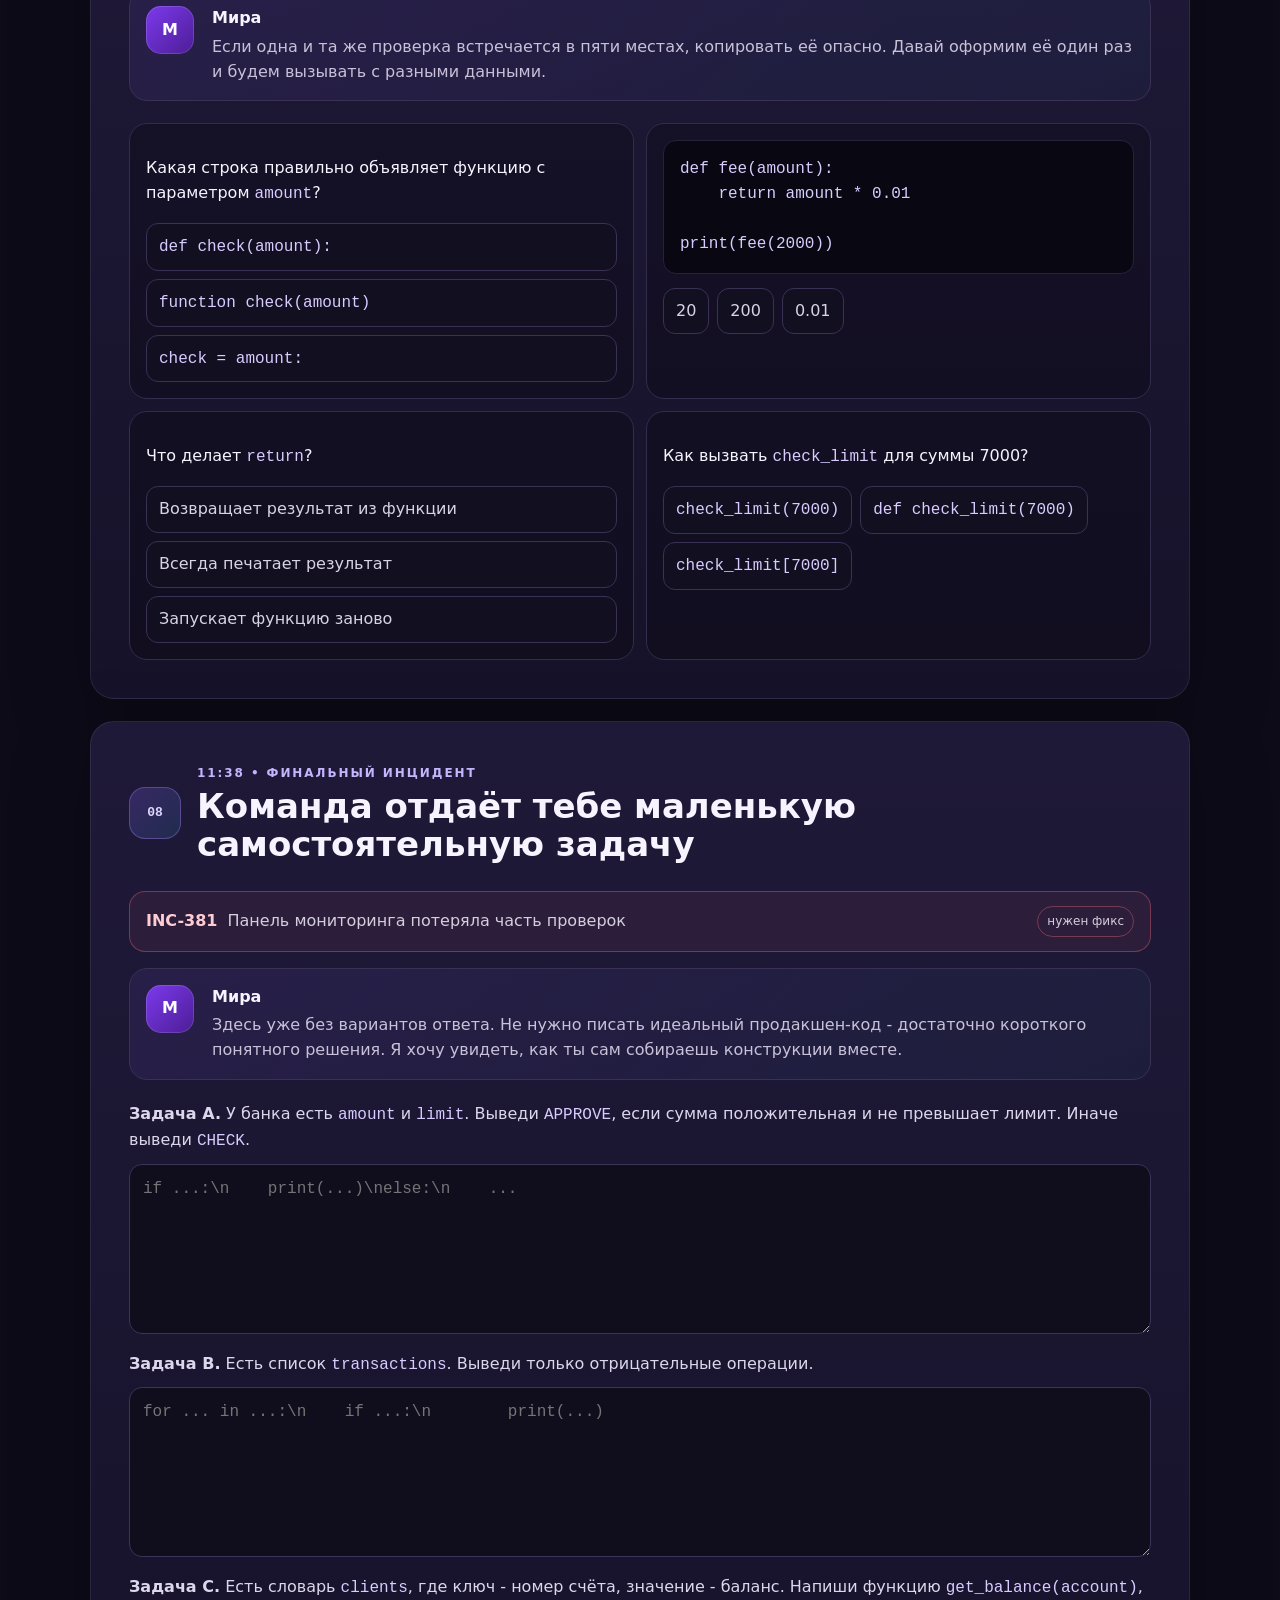
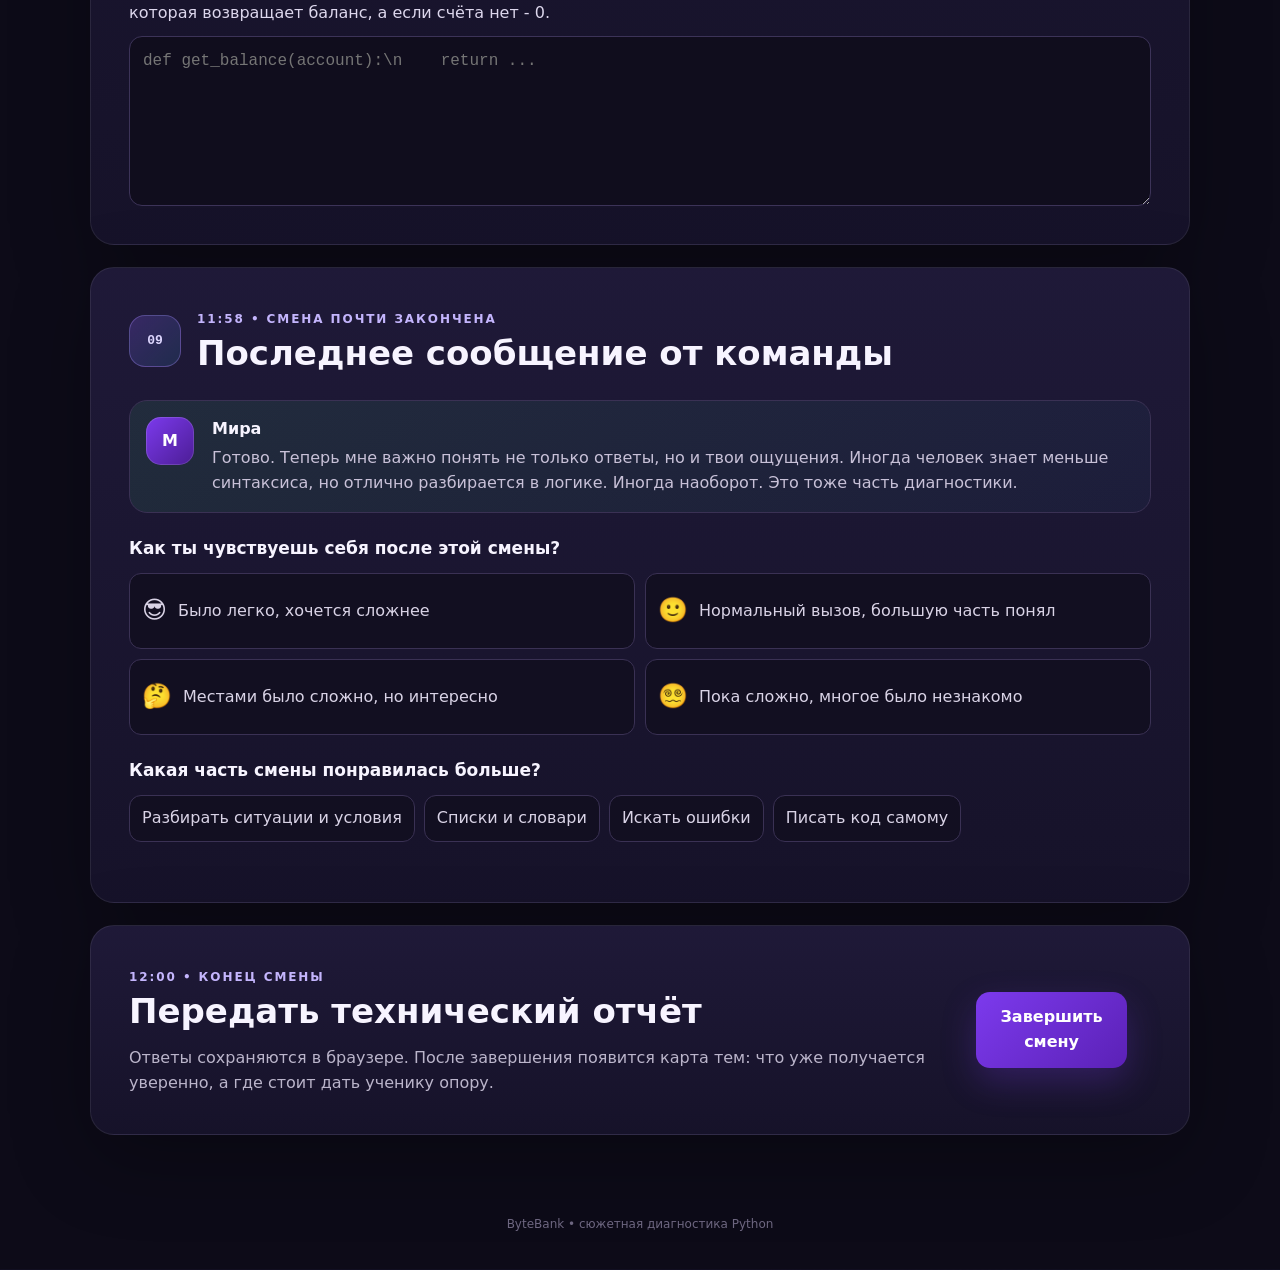
<file: python-bytebank-diagnostic/index.html>
<!doctype html>
<html lang="ru">
<head>
  <meta charset="utf-8" />
  <meta name="viewport" content="width=device-width, initial-scale=1" />
  <meta name="theme-color" content="#11101d" />
  <title>ByteBank - Python: первый рабочий день</title>
  <link rel="stylesheet" href="styles.css" />
</head>
<body>
  <div class="bg-grid" aria-hidden="true"></div>
  <header class="topbar">
    <div class="brand"><span class="brand-mark">B</span><div><strong>ByteBank</strong><small>Automation Department</small></div></div>
    <div class="top-progress"><span id="progressLabel">0%</span><div class="progress-track"><div id="progressFill"></div></div></div>
  </header>

  <main class="shell">
    <section class="hero card">
      <div class="hero-copy">
        <span class="eyebrow">07:58 • главный офис ByteBank</span>
        <h1>Сегодня ты дежуришь в отделе автоматизации</h1>
        <p>Ночью банк обновил внутреннюю систему. Утром сотрудники обнаружили странные сбои: один банкомат блокирует нормальные операции, антифрод пропускает подозрительные платежи, а отчёт по транзакциям считает суммы неправильно. Тебе дали временный доступ к Python-скриптам и попросили помочь команде разобраться.</p>
        <div class="hero-meta"><span>≈ 40 минут</span><span>сюжетная диагностика</span><span>короткие ответы и код</span></div>
        <button type="button" class="primary story-open" data-window="briefingWindow">Открыть первое сообщение</button>
      </div>
      <div class="hero-terminal" aria-label="Терминал ByteBank">
        <div class="terminal-head"><i></i><i></i><i></i><span>bytebank-internal</span></div>
        <code>07:58:12 system.check()<br>07:58:13 <b class="warn">3 incidents found</b><br>07:58:14 team.intern = <b>YOU</b><br>07:58:15 python_access = True<br><span class="blink">_</span></code>
      </div>
    </section>

    <form id="diagnosticForm" novalidate>
      <section class="station card" id="start-profile">
        <div class="station-head"><span class="station-no">00</span><div><span class="eyebrow">08:00 • утренний брифинг</span><h2>Перед сменой Мира хочет понять, как тебе удобнее работать</h2></div></div>
        <div class="employee-dialog">
          <div class="avatar mira">М</div>
          <div><strong>Мира, тимлид автоматизации</strong><p>Здесь нет задачи получить идеальный балл. Мне важно понять, что ты уже умеешь делать сам, где ориентируешься по смыслу, а где пока нужен пример. Если не знаешь ответ - выбирай тот, который кажется логичным.</p></div>
        </div>

        <div class="question-block">
          <h3>Когда ты открываешь незнакомый код, что чувствуешь чаще всего?</h3>
          <div class="emotion-grid" data-group="startMood">
            <label><input type="radio" name="startMood" value="Любопытно"><span><b>😎</b> Любопытно. Хочу понять, что здесь происходит</span></label>
            <label><input type="radio" name="startMood" value="Нормально"><span><b>🙂</b> Нормально. Обычно постепенно разбираюсь</span></label>
            <label><input type="radio" name="startMood" value="Нервничаю"><span><b>😬</b> Немного нервничаю, если кода много</span></label>
            <label><input type="radio" name="startMood" value="Теряюсь"><span><b>🫣</b> Часто теряюсь и не понимаю, с чего начать</span></label>
          </div>
        </div>

        <div class="question-block">
          <h3>А если программа выдаёт ошибку?</h3>
          <div class="chips" data-group="debugReaction">
            <label><input type="radio" name="debugReaction" value="Ищу строку ошибки"><span>Сначала ищу строку ошибки</span></label>
            <label><input type="radio" name="debugReaction" value="Проверяю код по шагам"><span>Проверяю код по шагам</span></label>
            <label><input type="radio" name="debugReaction" value="Пробую менять код"><span>Пробую менять код и смотреть, что будет</span></label>
            <label><input type="radio" name="debugReaction" value="Зову на помощь"><span>Скорее зову на помощь</span></label>
          </div>
        </div>

        <div class="question-block">
          <h3>Где Python уже встречался?</h3>
          <div class="chips" data-group="experience">
            <label><input type="checkbox" value="Почти нигде"><span>Почти нигде</span></label>
            <label><input type="checkbox" value="Школа"><span>Школа</span></label>
            <label><input type="checkbox" value="Курсы"><span>Курсы</span></label>
            <label><input type="checkbox" value="Самостоятельно"><span>Самостоятельно</span></label>
            <label><input type="checkbox" value="Свои проекты"><span>Свои проекты</span></label>
            <label><input type="checkbox" value="Олимпиады"><span>Олимпиады</span></label>
          </div>
        </div>

        <div class="question-block">
          <h3>Какие задачи звучат интереснее?</h3>
          <div class="chips" data-group="interests">
            <label><input type="checkbox" value="Игры"><span>Игры</span></label>
            <label><input type="checkbox" value="Боты"><span>Боты</span></label>
            <label><input type="checkbox" value="Сайты"><span>Сайты</span></label>
            <label><input type="checkbox" value="ИИ"><span>ИИ</span></label>
            <label><input type="checkbox" value="Данные"><span>Данные и графики</span></label>
            <label><input type="checkbox" value="Кибербезопасность"><span>Кибербезопасность</span></label>
            <label><input type="checkbox" value="Автоматизация"><span>Автоматизировать рутину</span></label>
            <label><input type="checkbox" value="Олимпиадные задачи"><span>Сложные алгоритмы</span></label>
          </div>
        </div>
        <label class="field"><span>Если бы сегодня можно было уйти домой с одним новым умением, что бы ты выбрал?</span><input id="goal" maxlength="120" placeholder="Например: научиться делать бота или лучше понимать сложный код" /></label>
      </section>

      <section class="station card" id="atm-case">
        <div class="station-head"><span class="station-no">01</span><div><span class="eyebrow">08:07 • банкомат №17</span><h2>Кирилл из поддержки прислал срочную заявку</h2></div></div>
        <div class="employee-dialog">
          <div class="avatar kirill">К</div>
          <div><strong>Кирилл, инженер поддержки</strong><p>Банкомат у метро почему-то отклоняет часть нормальных операций. Я выгрузил логи. Посмотри, какие конструкции нам вообще понадобятся, прежде чем полезем в код.</p></div>
        </div>
        <button type="button" class="window-button story-open" data-window="atmLogWindow">Открыть журнал банкомата</button>
        <div class="tool-match">
          <div class="match-row"><span>Проверить, хватает ли денег на счёте для снятия</span><select data-match="balanceCheck"><option value="">выбери</option><option value="if">if</option><option value="for">for</option><option value="while">while</option><option value="list">list</option><option value="dict">dict</option><option value="def">def</option></select></div>
          <div class="match-row"><span>Проверить каждую операцию из списка сегодняшних снятий</span><select data-match="eachOperation"><option value="">выбери</option><option value="if">if</option><option value="for">for</option><option value="while">while</option><option value="list">list</option><option value="dict">dict</option><option value="def">def</option></select></div>
          <div class="match-row"><span>Хранить последние операции в том порядке, в котором они пришли</span><select data-match="orderedOperations"><option value="">выбери</option><option value="if">if</option><option value="for">for</option><option value="while">while</option><option value="list">list</option><option value="dict">dict</option><option value="def">def</option></select></div>
          <div class="match-row"><span>Связать номер карты с текущим балансом</span><select data-match="cardBalance"><option value="">выбери</option><option value="if">if</option><option value="for">for</option><option value="while">while</option><option value="list">list</option><option value="dict">dict</option><option value="def">def</option></select></div>
          <div class="match-row"><span>Снова спрашивать PIN, пока не введён правильный или не кончились попытки</span><select data-match="pinLoop"><option value="">выбери</option><option value="if">if</option><option value="for">for</option><option value="while">while</option><option value="list">list</option><option value="dict">dict</option><option value="def">def</option></select></div>
          <div class="match-row"><span>Вынести проверку лимита в отдельный переиспользуемый блок</span><select data-match="limitFunction"><option value="">выбери</option><option value="if">if</option><option value="for">for</option><option value="while">while</option><option value="list">list</option><option value="dict">dict</option><option value="def">def</option></select></div>
        </div>
      </section>

      <section class="station card" id="antifraud">
        <div class="station-head"><span class="station-no">02</span><div><span class="eyebrow">08:32 • антифрод</span><h2>Соня заметила подозрительный перевод</h2></div></div>
        <div class="employee-dialog">
          <div class="avatar sonya">С</div>
          <div><strong>Соня, аналитик антифрода</strong><p>Клиент обычно переводит до 15 000 ₽, а сейчас отправляет 75 000 ₽ с нового устройства. Система должна сначала сравнить сумму с лимитом, затем проверить подтверждение. Кажется, один из условных блоков сломан.</p></div>
        </div>
        <button type="button" class="window-button story-open" data-window="clientCardWindow">Открыть карточку операции</button>

        <div class="case-grid">
          <div class="code-question">
            <p class="case-title">1. Какое выражение проверяет, что сумма больше лимита?</p>
            <div class="answers vertical"><label><input type="radio" name="cond1" value="amount > limit"><span><code>amount &gt; limit</code></span></label><label><input type="radio" name="cond1" value="amount = limit"><span><code>amount = limit</code></span></label><label><input type="radio" name="cond1" value="amount in limit"><span><code>amount in limit</code></span></label></div>
          </div>
          <div class="code-question">
            <p class="case-title">2. Перевод можно пропустить, только если сумма не выше лимита и подтверждение получено. Что подходит?</p>
            <div class="answers vertical"><label><input type="radio" name="cond2" value="and"><span><code>amount &lt;= limit and confirmed</code></span></label><label><input type="radio" name="cond2" value="or"><span><code>amount &lt;= limit or confirmed</code></span></label><label><input type="radio" name="cond2" value="not"><span><code>not amount &lt;= limit</code></span></label></div>
          </div>
          <div class="code-question wide">
            <p class="case-title">3. Что напечатает система для операции из карточки?</p>
            <pre><code>amount = 75000
limit = 50000
confirmed = True

if amount &gt; limit:
    print("REVIEW")
elif not confirmed:
    print("CONFIRM")
else:
    print("APPROVE")</code></pre>
            <div class="answers"><label><input type="radio" name="cond3" value="REVIEW"><span>REVIEW</span></label><label><input type="radio" name="cond3" value="CONFIRM"><span>CONFIRM</span></label><label><input type="radio" name="cond3" value="APPROVE"><span>APPROVE</span></label></div>
          </div>
        </div>
      </section>

      <section class="station card" id="transactions">
        <div class="station-head"><span class="station-no">03</span><div><span class="eyebrow">09:05 • поток операций</span><h2>Теперь нужно быстро проверить пачку транзакций</h2></div></div>
        <div class="employee-dialog">
          <div class="avatar sonya">С</div>
          <div><strong>Соня</strong><p>Вручную смотреть сотни строк бессмысленно. Представь, что положительные числа - пополнения, отрицательные - списания. Нам нужно пройти по списку и найти то, что интересно.</p></div>
        </div>
        <div class="data-strip"><span>operations =</span><b>+1200</b><b>-450</b><b>-9000</b><b>+500</b><b>-120</b><b>+7000</b></div>

        <div class="mini-grid">
          <div class="mini-q"><p>Какой цикл естественнее использовать, чтобы проверить каждый элемент списка?</p><div class="answers"><label><input type="radio" name="loop1" value="for"><span>for</span></label><label><input type="radio" name="loop1" value="while"><span>while</span></label><label><input type="radio" name="loop1" value="if"><span>if</span></label></div></div>
          <div class="mini-q"><p>Что выведет этот код?</p><pre><code>count = 0
for amount in [-20, 50, -10]:
    if amount &lt; 0:
        count += 1
print(count)</code></pre><div class="answers"><label><input type="radio" name="loop2" value="2"><span>2</span></label><label><input type="radio" name="loop2" value="3"><span>3</span></label><label><input type="radio" name="loop2" value="-30"><span>-30</span></label></div></div>
        </div>

        <div class="sequence-box">
          <p class="case-title">Собери отчёт: скрипт должен посчитать сумму только положительных операций.</p>
          <div id="sequenceList" class="sequence-list"></div>
        </div>

        <div class="code-question">
          <p class="case-title">Какая строка добавит новую операцию <code>-250</code> в конец списка <code>operations</code>?</p>
          <div class="answers vertical"><label><input type="radio" name="list1" value="append"><span><code>operations.append(-250)</code></span></label><label><input type="radio" name="list1" value="add"><span><code>operations.add(-250)</code></span></label><label><input type="radio" name="list1" value="push"><span><code>operations.push(-250)</code></span></label></div>
        </div>
      </section>

      <section class="station card" id="client-data">
        <div class="station-head"><span class="station-no">04</span><div><span class="eyebrow">09:45 • клиентское хранилище</span><h2>Мира просит восстановить карточки клиентов</h2></div></div>
        <div class="employee-dialog">
          <div class="avatar mira">М</div>
          <div><strong>Мира</strong><p>Список хорош, когда важен порядок. Но у клиента много связанных полей: имя, тариф, баланс, статус. Здесь удобнее обращаться к значению по понятному ключу.</p></div>
        </div>
        <button type="button" class="window-button story-open" data-window="dictionaryWindow">Открыть запись из базы</button>

        <div class="mini-grid">
          <div class="mini-q"><p>Как получить баланс клиента из словаря <code>client</code>?</p><div class="answers vertical"><label><input type="radio" name="dict1" value="key"><span><code>client["balance"]</code></span></label><label><input type="radio" name="dict1" value="index"><span><code>client[2]</code></span></label><label><input type="radio" name="dict1" value="balance"><span><code>client.balance()</code></span></label></div></div>
          <div class="mini-q"><p>Как безопасно получить поле <code>cashback</code>, а если его нет - вернуть 0?</p><div class="answers vertical"><label><input type="radio" name="dict2" value="get"><span><code>client.get("cashback", 0)</code></span></label><label><input type="radio" name="dict2" value="find"><span><code>client.find("cashback")</code></span></label><label><input type="radio" name="dict2" value="index"><span><code>client["cashback", 0]</code></span></label></div></div>
          <div class="mini-q"><pre><code>client = {"name": "Лев", "vip": True}
print(client["name"] if client["vip"] else "обычный")</code></pre><div class="answers"><label><input type="radio" name="dict3" value="Лев"><span>Лев</span></label><label><input type="radio" name="dict3" value="обычный"><span>обычный</span></label><label><input type="radio" name="dict3" value="True"><span>True</span></label></div></div>
          <div class="mini-q"><pre><code>balances = {"A101": 5000, "A102": 8200}
balances["A101"] += 700
print(balances["A101"])</code></pre><div class="answers"><label><input type="radio" name="dict4" value="5700"><span>5700</span></label><label><input type="radio" name="dict4" value="5000"><span>5000</span></label><label><input type="radio" name="dict4" value="error"><span>Ошибка</span></label></div></div>
        </div>
      </section>

      <section class="station card" id="call-log">
        <div class="station-head"><span class="station-no">05</span><div><span class="eyebrow">10:18 • колл-центр</span><h2>Тимур прислал грязные текстовые данные</h2></div></div>
        <div class="employee-dialog">
          <div class="avatar timur">Т</div>
          <div><strong>Тимур, менеджер продукта</strong><p>Операторы копируют номера заявок кто как: кто-то пишет большими буквами, кто-то добавляет пробелы. Нужно быстро разобрать строки, чтобы система снова находила заявки автоматически.</p></div>
        </div>
        <button type="button" class="window-button story-open" data-window="callWindow">Открыть сообщение оператора</button>

        <div class="mini-grid">
          <div class="mini-q"><pre><code>ticket = " bank-204 "
print(ticket.strip().upper())</code></pre><div class="answers"><label><input type="radio" name="str1" value="BANK-204"><span>BANK-204</span></label><label><input type="radio" name="str1" value=" bank-204 "><span> bank-204 </span></label><label><input type="radio" name="str1" value="204"><span>204</span></label></div></div>
          <div class="mini-q"><pre><code>code = "BANK-204"
print(code.split("-")[1])</code></pre><div class="answers"><label><input type="radio" name="str2" value="204"><span>204</span></label><label><input type="radio" name="str2" value="BANK"><span>BANK</span></label><label><input type="radio" name="str2" value="BANK-204"><span>BANK-204</span></label></div></div>
          <div class="mini-q"><p>Как проверить, встречается ли слово <code>fraud</code> в строке <code>message</code>?</p><div class="answers vertical"><label><input type="radio" name="str3" value="in"><span><code>"fraud" in message</code></span></label><label><input type="radio" name="str3" value="contains"><span><code>message contains "fraud"</code></span></label><label><input type="radio" name="str3" value="equal"><span><code>message == "fraud"</code></span></label></div></div>
          <div class="mini-q"><p>Как узнать длину строки <code>account</code>?</p><div class="answers"><label><input type="radio" name="str4" value="len"><span><code>len(account)</code></span></label><label><input type="radio" name="str4" value="size"><span><code>account.size()</code></span></label><label><input type="radio" name="str4" value="count"><span><code>count(account)</code></span></label></div></div>
        </div>
      </section>

      <section class="station card" id="debug-room">
        <div class="station-head"><span class="station-no">06</span><div><span class="eyebrow">10:48 • аварийная комната</span><h2>После обновления три старых скрипта не запускаются</h2></div></div>
        <div class="employee-dialog danger-dialog">
          <div class="avatar kirill">К</div>
          <div><strong>Кирилл</strong><p>Вот здесь уже настоящий рабочий момент: код не делает ничего полезного, пока не исправим ошибку. Не переписывай всё - найди минимальное исправление.</p></div>
        </div>

        <div class="repair-grid">
          <label class="repair-card"><span>Скрипт 1 • проверка лимита</span><code>if amount &gt; limit<br>&nbsp;&nbsp;&nbsp;&nbsp;print("REVIEW")</code><select id="bug1"><option value="">Что исправить?</option><option value="colon">Добавить : после условия</option><option value="brackets">Убрать скобки print</option><option value="equal">Заменить &gt; на =</option></select></label>
          <label class="repair-card"><span>Скрипт 2 • цикл операций</span><code>for amount operations:<br>&nbsp;&nbsp;&nbsp;&nbsp;print(amount)</code><select id="bug2"><option value="">Что пропущено?</option><option value="in">in</option><option value="while">while</option><option value="range">range</option></select></label>
          <label class="repair-card"><span>Скрипт 3 • пополнение</span><code>balance = 1000<br>balance =+ 500<br>print(balance)</code><select id="bug3"><option value="">Какой оператор нужен?</option><option value="plusEquals">+=</option><option value="doublePlus">++</option><option value="plus">+</option></select></label>
          <label class="repair-card"><span>Скрипт 4 • функция комиссии</span><code>def fee(amount):<br>&nbsp;&nbsp;&nbsp;&nbsp;amount * 0.01</code><select id="bug4"><option value="">Чего не хватает?</option><option value="return">return</option><option value="print">print обязательно</option><option value="global">global</option></select></label>
        </div>
      </section>

      <section class="station card" id="functions">
        <div class="station-head"><span class="station-no">07</span><div><span class="eyebrow">11:12 • автоматизация</span><h2>Повторяющуюся логику пора вынести в функции</h2></div></div>
        <div class="employee-dialog">
          <div class="avatar mira">М</div>
          <div><strong>Мира</strong><p>Если одна и та же проверка встречается в пяти местах, копировать её опасно. Давай оформим её один раз и будем вызывать с разными данными.</p></div>
        </div>
        <div class="mini-grid">
          <div class="mini-q"><p>Какая строка правильно объявляет функцию с параметром <code>amount</code>?</p><div class="answers vertical"><label><input type="radio" name="func1" value="def"><span><code>def check(amount):</code></span></label><label><input type="radio" name="func1" value="function"><span><code>function check(amount)</code></span></label><label><input type="radio" name="func1" value="check"><span><code>check = amount:</code></span></label></div></div>
          <div class="mini-q"><pre><code>def fee(amount):
    return amount * 0.01

print(fee(2000))</code></pre><div class="answers"><label><input type="radio" name="func2" value="20"><span>20</span></label><label><input type="radio" name="func2" value="200"><span>200</span></label><label><input type="radio" name="func2" value="0.01"><span>0.01</span></label></div></div>
          <div class="mini-q"><p>Что делает <code>return</code>?</p><div class="answers vertical"><label><input type="radio" name="func3" value="returns"><span>Возвращает результат из функции</span></label><label><input type="radio" name="func3" value="prints"><span>Всегда печатает результат</span></label><label><input type="radio" name="func3" value="restarts"><span>Запускает функцию заново</span></label></div></div>
          <div class="mini-q"><p>Как вызвать <code>check_limit</code> для суммы 7000?</p><div class="answers"><label><input type="radio" name="func4" value="call"><span><code>check_limit(7000)</code></span></label><label><input type="radio" name="func4" value="defcall"><span><code>def check_limit(7000)</code></span></label><label><input type="radio" name="func4" value="brackets"><span><code>check_limit[7000]</code></span></label></div></div>
        </div>
      </section>

      <section class="station card" id="final-incident">
        <div class="station-head"><span class="station-no">08</span><div><span class="eyebrow">11:38 • финальный инцидент</span><h2>Команда отдаёт тебе маленькую самостоятельную задачу</h2></div></div>
        <div class="incident-banner">
          <div><b>INC-381</b><span>Панель мониторинга потеряла часть проверок</span></div><span class="incident-status">нужен фикс</span>
        </div>
        <div class="employee-dialog">
          <div class="avatar mira">М</div>
          <div><strong>Мира</strong><p>Здесь уже без вариантов ответа. Не нужно писать идеальный продакшен-код - достаточно короткого понятного решения. Я хочу увидеть, как ты сам собираешь конструкции вместе.</p></div>
        </div>

        <label class="code-editor"><span><b>Задача A.</b> У банка есть <code>amount</code> и <code>limit</code>. Выведи <code>APPROVE</code>, если сумма положительная и не превышает лимит. Иначе выведи <code>CHECK</code>.</span><textarea id="code1" spellcheck="false" rows="6" placeholder="if ...:\n    print(...)\nelse:\n    ..."></textarea></label>
        <label class="code-editor"><span><b>Задача B.</b> Есть список <code>transactions</code>. Выведи только отрицательные операции.</span><textarea id="code2" spellcheck="false" rows="6" placeholder="for ... in ...:\n    if ...:\n        print(...)"></textarea></label>
        <label class="code-editor"><span><b>Задача C.</b> Есть словарь <code>clients</code>, где ключ - номер счёта, значение - баланс. Напиши функцию <code>get_balance(account)</code>, которая возвращает баланс, а если счёта нет - 0.</span><textarea id="code3" spellcheck="false" rows="6" placeholder="def get_balance(account):\n    return ..."></textarea></label>
      </section>

      <section class="station card" id="reflection">
        <div class="station-head"><span class="station-no">09</span><div><span class="eyebrow">11:58 • смена почти закончена</span><h2>Последнее сообщение от команды</h2></div></div>
        <div class="employee-dialog success-dialog">
          <div class="avatar mira">М</div>
          <div><strong>Мира</strong><p>Готово. Теперь мне важно понять не только ответы, но и твои ощущения. Иногда человек знает меньше синтаксиса, но отлично разбирается в логике. Иногда наоборот. Это тоже часть диагностики.</p></div>
        </div>
        <div class="question-block">
          <h3>Как ты чувствуешь себя после этой смены?</h3>
          <div class="emotion-grid" data-group="endMood">
            <label><input type="radio" name="endMood" value="Было легко"><span><b>😎</b> Было легко, хочется сложнее</span></label>
            <label><input type="radio" name="endMood" value="Нормальный вызов"><span><b>🙂</b> Нормальный вызов, большую часть понял</span></label>
            <label><input type="radio" name="endMood" value="Местами сложно"><span><b>🤔</b> Местами было сложно, но интересно</span></label>
            <label><input type="radio" name="endMood" value="Сложно"><span><b>😵‍💫</b> Пока сложно, многое было незнакомо</span></label>
          </div>
        </div>
        <div class="question-block">
          <h3>Какая часть смены понравилась больше?</h3>
          <div class="chips" data-group="favoritePart">
            <label><input type="radio" name="favoritePart" value="Условия"><span>Разбирать ситуации и условия</span></label>
            <label><input type="radio" name="favoritePart" value="Данные"><span>Списки и словари</span></label>
            <label><input type="radio" name="favoritePart" value="Отладка"><span>Искать ошибки</span></label>
            <label><input type="radio" name="favoritePart" value="Писать код"><span>Писать код самому</span></label>
          </div>
        </div>
      </section>

      <section class="finish card" id="finish">
        <div><span class="eyebrow">12:00 • конец смены</span><h2>Передать технический отчёт</h2><p>Ответы сохраняются в браузере. После завершения появится карта тем: что уже получается уверенно, а где стоит дать ученику опору.</p></div>
        <button type="button" class="primary" id="finishButton">Завершить смену</button>
        <p id="sendStatus" class="status" aria-live="polite"></p>
      </section>
    </form>

    <section class="result card" id="resultView" hidden>
      <div class="station-head"><span class="station-no">✓</span><div><span class="eyebrow">Технический отчёт</span><h2>Карта навыков после смены</h2></div></div>
      <div class="result-hero"><div class="score-ring"><strong id="scorePercent">0%</strong><span id="scoreFraction">0/40</span></div><div><div id="levelBadge" class="level-badge"></div><p id="moodSummary" class="result-note"></p></div></div>
      <div id="topicReport" class="topic-report"></div>
      <div class="result-actions"><button type="button" class="secondary" id="copyResult">Скопировать краткий результат</button><button type="button" class="secondary" id="backButton">Вернуться к ответам</button></div>
      <p id="copyStatus" class="status" aria-live="polite"></p>
    </section>
  </main>

  <div class="story-modal" id="storyModal" hidden>
    <div class="modal-backdrop" data-close-modal></div>
    <section class="modal-window" role="dialog" aria-modal="true" aria-labelledby="modalTitle">
      <div class="modal-bar"><span id="modalTitle">ByteBank</span><button type="button" data-close-modal aria-label="Закрыть">×</button></div>
      <div class="modal-content" id="modalContent"></div>
    </section>
  </div>

  <template id="briefingWindow"><div class="fake-chat"><div class="chat-head"><span class="online-dot"></span><b>Мира • automation-team</b><small>07:59</small></div><p>Доброе утро! Ночью после релиза у нас три инцидента. Начни с банкомата №17, потом зайди к Соне в антифрод. Если останется время - помоги с выгрузкой колл-центра.</p><p>И да: здесь можно ошибаться. Нам важнее увидеть ход мыслей, чем идеальное знание всех команд.</p></div></template>
  <template id="atmLogWindow"><div class="log-window"><div><span>08:04:11</span> CARD 4412 • balance=5200 • request=1500 • <b class="ok">APPROVED</b></div><div><span>08:04:45</span> CARD 1038 • balance=900 • request=1200 • <b class="bad">DECLINED</b></div><div><span>08:05:17</span> CARD 9981 • pin_attempt=2 • <b class="warn">RETRY</b></div><div><span>08:05:51</span> CARD 4412 • request=300 • <b class="bad">DECLINED?</b></div></div></template>
  <template id="clientCardWindow"><div class="client-window"><div class="client-top"><div class="avatar sonya">МК</div><div><b>Марина К.</b><small>клиент 4 года • обычно активность низкая</small></div></div><dl><div><dt>Сумма</dt><dd>75 000 ₽</dd></div><div><dt>Лимит</dt><dd>50 000 ₽</dd></div><div><dt>Устройство</dt><dd>новое</dd></div><div><dt>Подтверждение</dt><dd>получено</dd></div></dl></div></template>
  <template id="dictionaryWindow"><div class="database-window"><pre><code>client = {
    "account": "A101",
    "name": "Лев",
    "balance": 5700,
    "vip": True,
    "city": "Новосибирск"
}</code></pre><p>Запись из тестовой базы. Поля можно получать по ключам, например <code>client["name"]</code>.</p></div></template>
  <template id="callWindow"><div class="fake-chat"><div class="chat-head"><span class="online-dot"></span><b>Оператор 12</b><small>10:16</small></div><p>Не могу найти заявку. Клиент продиктовал: <code> bank-204 </code>. В CRM она почему-то записана как <code>BANK-204</code>. Можно ли привести такие строки к одному виду автоматически?</p></div></template>

  <footer>ByteBank • сюжетная диагностика Python</footer>
  <script src="script.js"></script>
</body>
</html>
</file>
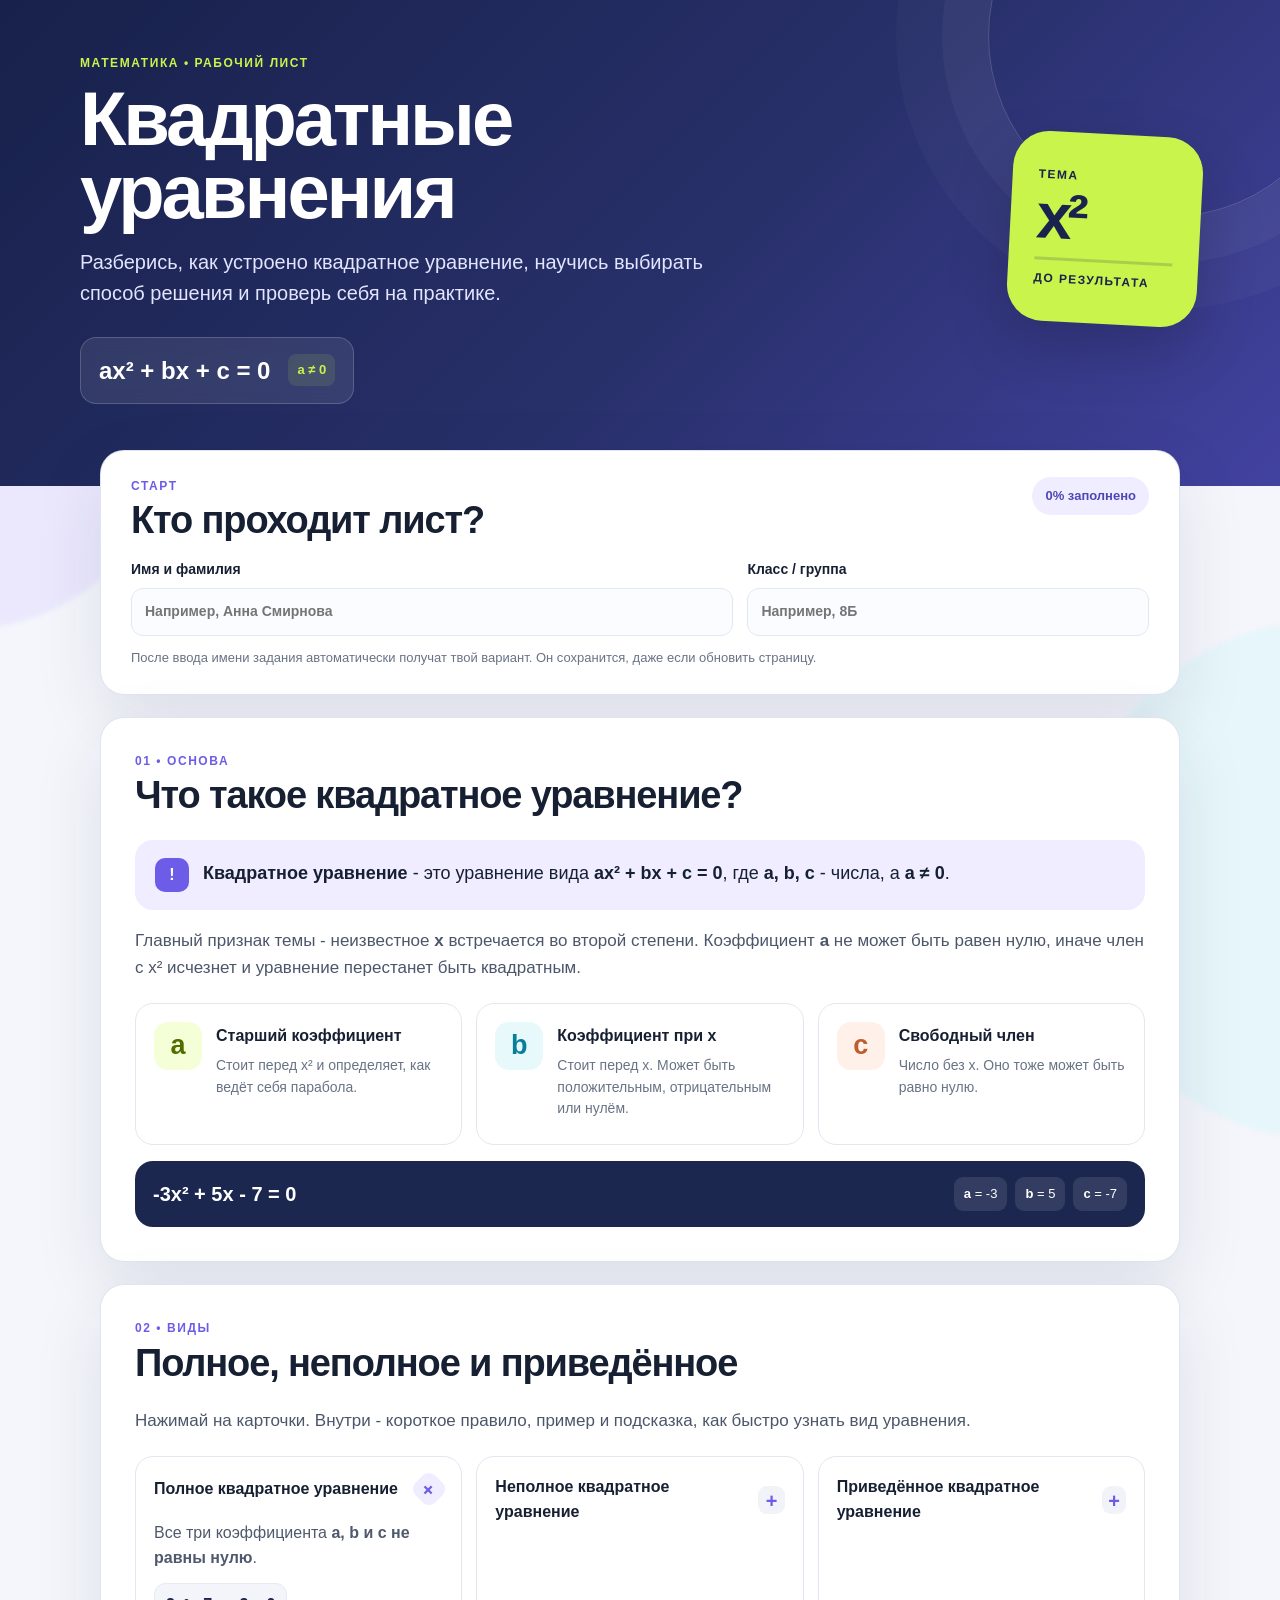
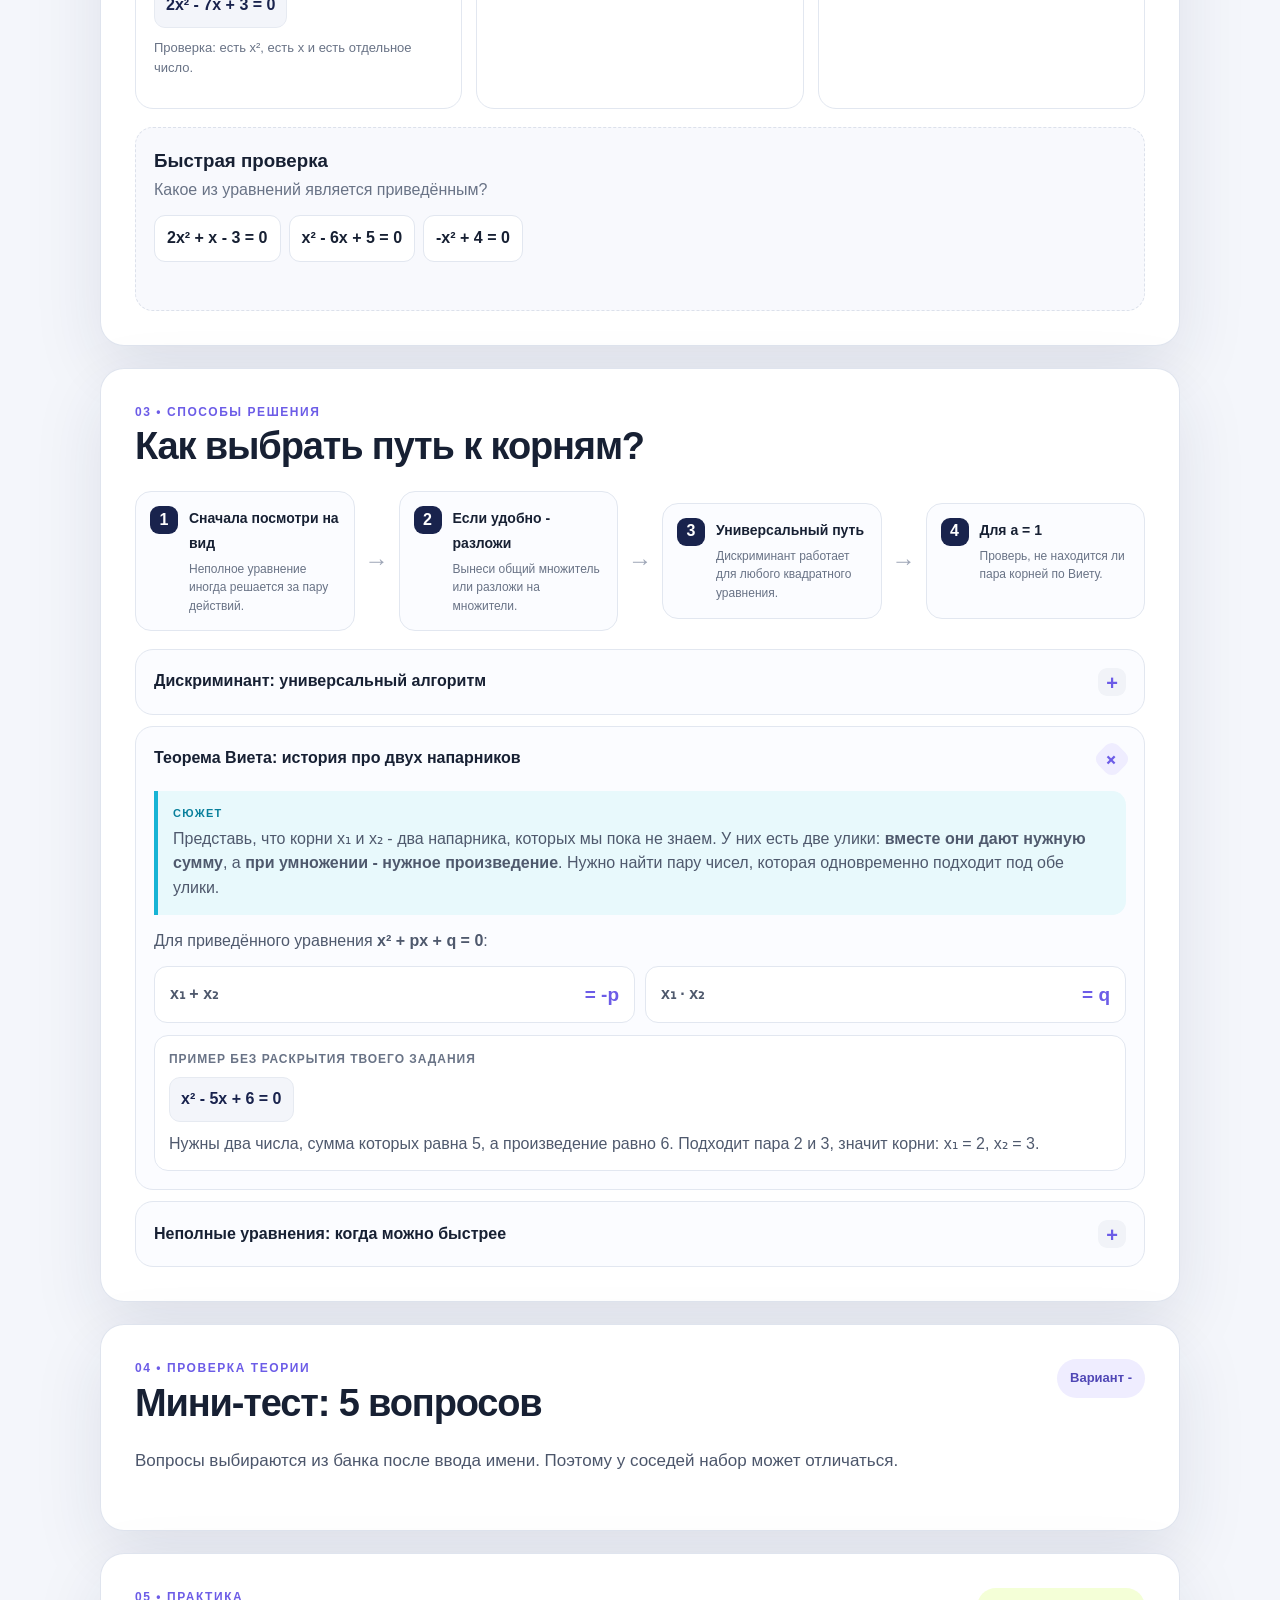
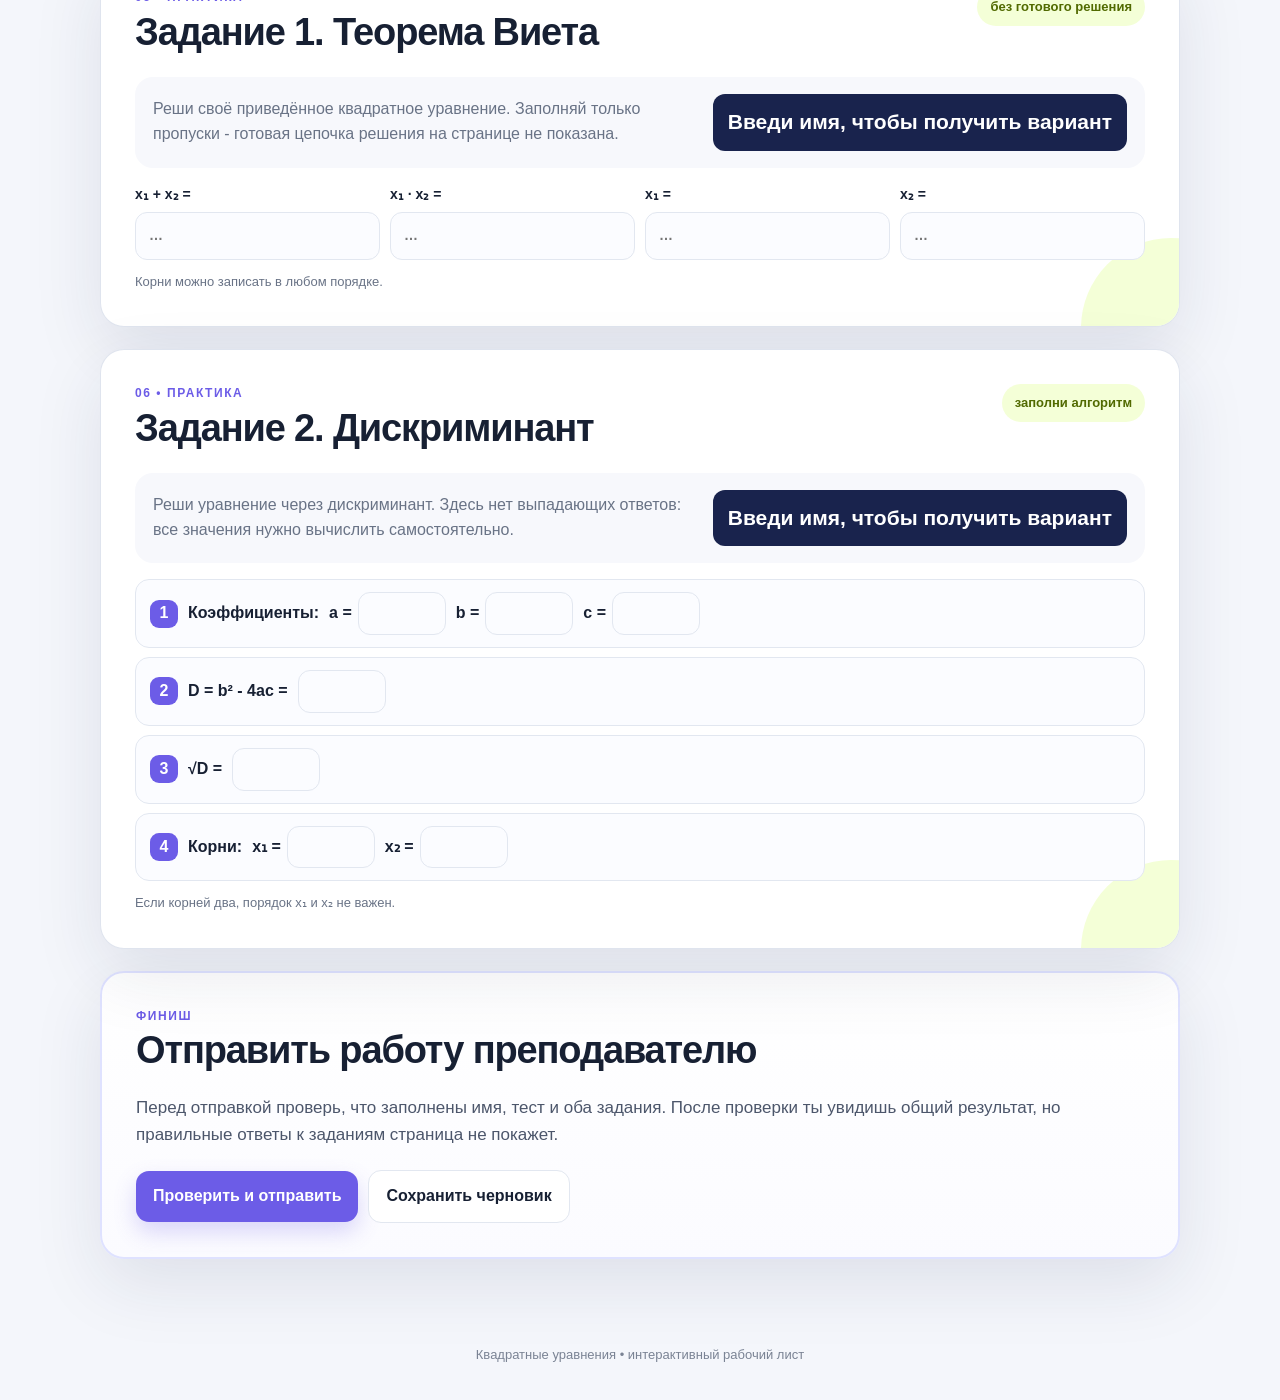
<file: quadratic-equations/index.html>
<!doctype html>
<html lang="ru">
<head>
  <meta charset="utf-8">
  <meta name="viewport" content="width=device-width, initial-scale=1">
  <meta name="description" content="Интерактивный рабочий лист по теме «Квадратные уравнения»: теория, способы решения, тест и практика.">
  <title>Квадратные уравнения - интерактивный рабочий лист</title>
  <link rel="stylesheet" href="styles.css">
</head>
<body>
  <div class="bg-shape bg-shape-one"></div>
  <div class="bg-shape bg-shape-two"></div>

  <header class="hero">
    <div class="hero__inner">
      <div class="hero__copy">
        <div class="kicker">МАТЕМАТИКА • РАБОЧИЙ ЛИСТ</div>
        <h1>Квадратные уравнения</h1>
        <p class="hero__lead">Разберись, как устроено квадратное уравнение, научись выбирать способ решения и проверь себя на практике.</p>
        <div class="hero__formula" aria-label="Формула квадратного уравнения">
          <span class="formula-main">ax² + bx + c = 0</span>
          <span class="formula-note">a ≠ 0</span>
        </div>
      </div>
      <div class="hero__badge" aria-hidden="true">
        <div class="hero__badge-small">ТЕМА</div>
        <div class="hero__badge-big">x²</div>
        <div class="hero__badge-line"></div>
        <div class="hero__badge-small">до результата</div>
      </div>
    </div>
  </header>

  <main class="shell">
    <section class="student-card card" id="studentSection">
      <div class="section-heading compact">
        <div>
          <div class="eyebrow">СТАРТ</div>
          <h2>Кто проходит лист?</h2>
        </div>
        <div class="progress-pill"><span id="progressValue">0%</span> заполнено</div>
      </div>
      <div class="student-grid">
        <label class="field">
          <span>Имя и фамилия</span>
          <input id="studentName" type="text" autocomplete="name" placeholder="Например, Анна Смирнова">
        </label>
        <label class="field">
          <span>Класс / группа</span>
          <input id="studentClass" type="text" placeholder="Например, 8Б">
        </label>
      </div>
      <p class="microcopy">После ввода имени задания автоматически получат твой вариант. Он сохранится, даже если обновить страницу.</p>
    </section>

    <section class="card" id="theory">
      <div class="section-heading">
        <div>
          <div class="eyebrow">01 • ОСНОВА</div>
          <h2>Что такое квадратное уравнение?</h2>
        </div>
      </div>
      <div class="definition-box">
        <div class="definition-box__mark">!</div>
        <p><strong>Квадратное уравнение</strong> - это уравнение вида <strong>ax² + bx + c = 0</strong>, где <strong>a, b, c</strong> - числа, а <strong>a ≠ 0</strong>.</p>
      </div>
      <p class="body-text">Главный признак темы - неизвестное <strong>x</strong> встречается во второй степени. Коэффициент <strong>a</strong> не может быть равен нулю, иначе член с x² исчезнет и уравнение перестанет быть квадратным.</p>

      <div class="coefficient-grid">
        <article class="coefficient coefficient-a">
          <div class="coefficient__symbol">a</div>
          <div><h3>Старший коэффициент</h3><p>Стоит перед x² и определяет, как ведёт себя парабола.</p></div>
        </article>
        <article class="coefficient coefficient-b">
          <div class="coefficient__symbol">b</div>
          <div><h3>Коэффициент при x</h3><p>Стоит перед x. Может быть положительным, отрицательным или нулём.</p></div>
        </article>
        <article class="coefficient coefficient-c">
          <div class="coefficient__symbol">c</div>
          <div><h3>Свободный член</h3><p>Число без x. Оно тоже может быть равно нулю.</p></div>
        </article>
      </div>

      <div class="example-strip">
        <div class="example-strip__formula">-3x² + 5x - 7 = 0</div>
        <div class="example-strip__items">
          <span><b>a</b> = -3</span><span><b>b</b> = 5</span><span><b>c</b> = -7</span>
        </div>
      </div>
    </section>

    <section class="card" id="types">
      <div class="section-heading">
        <div>
          <div class="eyebrow">02 • ВИДЫ</div>
          <h2>Полное, неполное и приведённое</h2>
        </div>
      </div>
      <p class="body-text">Нажимай на карточки. Внутри - короткое правило, пример и подсказка, как быстро узнать вид уравнения.</p>

      <div class="accordion-grid">
        <details class="accordion" open>
          <summary><span>Полное квадратное уравнение</span><span class="accordion__plus">+</span></summary>
          <div class="accordion__body">
            <p>Все три коэффициента <strong>a, b и c не равны нулю</strong>.</p>
            <div class="math-chip">2x² - 7x + 3 = 0</div>
            <p class="tip">Проверка: есть x², есть x и есть отдельное число.</p>
          </div>
        </details>

        <details class="accordion">
          <summary><span>Неполное квадратное уравнение</span><span class="accordion__plus">+</span></summary>
          <div class="accordion__body">
            <p>Хотя бы один из коэффициентов <strong>b или c равен нулю</strong>.</p>
            <div class="math-row"><span class="math-chip">3x² - 12 = 0</span><span class="math-chip">5x² + 10x = 0</span></div>
            <p class="tip">Часто такие уравнения можно решить быстрее дискриминанта: вынесением x или переносом числа.</p>
          </div>
        </details>

        <details class="accordion">
          <summary><span>Приведённое квадратное уравнение</span><span class="accordion__plus">+</span></summary>
          <div class="accordion__body">
            <p>Старший коэффициент равен единице: <strong>a = 1</strong>.</p>
            <div class="math-chip">x² + px + q = 0</div>
            <p class="tip">Для такого уравнения особенно удобно использовать теорему Виета.</p>
          </div>
        </details>
      </div>

      <div class="mini-check">
        <div>
          <h3>Быстрая проверка</h3>
          <p>Какое из уравнений является приведённым?</p>
        </div>
        <div class="choice-line" data-quick-check>
          <button type="button" data-value="a">2x² + x - 3 = 0</button>
          <button type="button" data-value="b">x² - 6x + 5 = 0</button>
          <button type="button" data-value="c">-x² + 4 = 0</button>
        </div>
        <div class="inline-feedback" id="quickFeedback" aria-live="polite"></div>
      </div>
    </section>

    <section class="card" id="methods">
      <div class="section-heading">
        <div>
          <div class="eyebrow">03 • СПОСОБЫ РЕШЕНИЯ</div>
          <h2>Как выбрать путь к корням?</h2>
        </div>
      </div>

      <div class="method-map">
        <div class="method-step"><span>1</span><div><b>Сначала посмотри на вид</b><p>Неполное уравнение иногда решается за пару действий.</p></div></div>
        <div class="method-arrow">→</div>
        <div class="method-step"><span>2</span><div><b>Если удобно - разложи</b><p>Вынеси общий множитель или разложи на множители.</p></div></div>
        <div class="method-arrow">→</div>
        <div class="method-step"><span>3</span><div><b>Универсальный путь</b><p>Дискриминант работает для любого квадратного уравнения.</p></div></div>
        <div class="method-arrow">→</div>
        <div class="method-step"><span>4</span><div><b>Для a = 1</b><p>Проверь, не находится ли пара корней по Виету.</p></div></div>
      </div>

      <div class="accordion-stack">
        <details class="accordion method-card">
          <summary><span>Дискриминант: универсальный алгоритм</span><span class="accordion__plus">+</span></summary>
          <div class="accordion__body">
            <div class="algorithm">
              <div><span>1</span><p>Определи a, b и c.</p></div>
              <div><span>2</span><p>Вычисли <strong>D = b² - 4ac</strong>.</p></div>
              <div><span>3</span><p>Сравни D с нулём.</p></div>
            </div>
            <div class="root-cases">
              <div><b>D &gt; 0</b><span>два корня</span></div>
              <div><b>D = 0</b><span>один корень</span></div>
              <div><b>D &lt; 0</b><span>действительных корней нет</span></div>
            </div>
            <div class="formula-panel">x₁,₂ = (-b ± √D) / 2a</div>
          </div>
        </details>

        <details class="accordion method-card" open>
          <summary><span>Теорема Виета: история про двух напарников</span><span class="accordion__plus">+</span></summary>
          <div class="accordion__body">
            <div class="story-box">
              <div class="story-box__label">СЮЖЕТ</div>
              <p>Представь, что корни x₁ и x₂ - два напарника, которых мы пока не знаем. У них есть две улики: <strong>вместе они дают нужную сумму</strong>, а <strong>при умножении - нужное произведение</strong>. Нужно найти пару чисел, которая одновременно подходит под обе улики.</p>
            </div>
            <p>Для приведённого уравнения <strong>x² + px + q = 0</strong>:</p>
            <div class="vieta-rule">
              <div><span>x₁ + x₂</span><b>= -p</b></div>
              <div><span>x₁ · x₂</span><b>= q</b></div>
            </div>
            <div class="worked-example">
              <div class="worked-example__title">Пример без раскрытия твоего задания</div>
              <div class="math-chip">x² - 5x + 6 = 0</div>
              <p>Нужны два числа, сумма которых равна 5, а произведение равно 6. Подходит пара 2 и 3, значит корни: x₁ = 2, x₂ = 3.</p>
            </div>
          </div>
        </details>

        <details class="accordion method-card">
          <summary><span>Неполные уравнения: когда можно быстрее</span><span class="accordion__plus">+</span></summary>
          <div class="accordion__body">
            <div class="two-col-examples">
              <div><b>Если c = 0</b><p>ax² + bx = 0</p><p>Вынеси x: x(ax + b) = 0.</p></div>
              <div><b>Если b = 0</b><p>ax² + c = 0</p><p>Перенеси c и найди x².</p></div>
            </div>
          </div>
        </details>
      </div>
    </section>

    <section class="card" id="testSection">
      <div class="section-heading">
        <div>
          <div class="eyebrow">04 • ПРОВЕРКА ТЕОРИИ</div>
          <h2>Мини-тест: 5 вопросов</h2>
        </div>
        <div class="variant-badge">Вариант <span id="variantNumber">-</span></div>
      </div>
      <p class="body-text">Вопросы выбираются из банка после ввода имени. Поэтому у соседей набор может отличаться.</p>
      <div id="testContainer" class="test-list"></div>
    </section>

    <section class="card practice-card" id="practiceSection">
      <div class="section-heading">
        <div>
          <div class="eyebrow">05 • ПРАКТИКА</div>
          <h2>Задание 1. Теорема Виета</h2>
        </div>
        <div class="difficulty">без готового решения</div>
      </div>
      <div class="task-intro">
        <p>Реши своё приведённое квадратное уравнение. Заполняй только пропуски - готовая цепочка решения на странице не показана.</p>
        <div class="task-equation" id="vietaEquation">Введи имя, чтобы получить вариант</div>
      </div>
      <div class="fill-grid" id="vietaFields">
        <label class="field"><span>x₁ + x₂ =</span><input inputmode="decimal" id="vietaSum" type="text" placeholder="…"></label>
        <label class="field"><span>x₁ · x₂ =</span><input inputmode="decimal" id="vietaProduct" type="text" placeholder="…"></label>
        <label class="field"><span>x₁ =</span><input inputmode="decimal" id="vietaRoot1" type="text" placeholder="…"></label>
        <label class="field"><span>x₂ =</span><input inputmode="decimal" id="vietaRoot2" type="text" placeholder="…"></label>
      </div>
      <div class="hint-line">Корни можно записать в любом порядке.</div>
    </section>

    <section class="card practice-card" id="discriminantSection">
      <div class="section-heading">
        <div>
          <div class="eyebrow">06 • ПРАКТИКА</div>
          <h2>Задание 2. Дискриминант</h2>
        </div>
        <div class="difficulty">заполни алгоритм</div>
      </div>
      <div class="task-intro">
        <p>Реши уравнение через дискриминант. Здесь нет выпадающих ответов: все значения нужно вычислить самостоятельно.</p>
        <div class="task-equation" id="discEquation">Введи имя, чтобы получить вариант</div>
      </div>
      <div class="solution-flow">
        <div class="flow-row">
          <span class="flow-number">1</span>
          <span class="flow-text">Коэффициенты:</span>
          <label>a = <input id="discA" inputmode="decimal" type="text"></label>
          <label>b = <input id="discB" inputmode="decimal" type="text"></label>
          <label>c = <input id="discC" inputmode="decimal" type="text"></label>
        </div>
        <div class="flow-row">
          <span class="flow-number">2</span>
          <span class="flow-text">D = b² - 4ac =</span>
          <input id="discD" inputmode="decimal" type="text" aria-label="Дискриминант">
        </div>
        <div class="flow-row">
          <span class="flow-number">3</span>
          <span class="flow-text">√D =</span>
          <input id="discSqrt" inputmode="decimal" type="text" aria-label="Корень из дискриминанта">
        </div>
        <div class="flow-row">
          <span class="flow-number">4</span>
          <span class="flow-text">Корни:</span>
          <label>x₁ = <input id="discRoot1" inputmode="decimal" type="text"></label>
          <label>x₂ = <input id="discRoot2" inputmode="decimal" type="text"></label>
        </div>
      </div>
      <div class="hint-line">Если корней два, порядок x₁ и x₂ не важен.</div>
    </section>

    <section class="card final-card" id="submitSection">
      <div class="section-heading">
        <div>
          <div class="eyebrow">ФИНИШ</div>
          <h2>Отправить работу преподавателю</h2>
        </div>
      </div>
      <p class="body-text">Перед отправкой проверь, что заполнены имя, тест и оба задания. После проверки ты увидишь общий результат, но правильные ответы к заданиям страница не покажет.</p>
      <div class="submit-row">
        <button class="primary-button" id="submitButton" type="button">Проверить и отправить</button>
        <button class="secondary-button" id="saveButton" type="button">Сохранить черновик</button>
        <div class="submit-status" id="submitStatus" aria-live="polite"></div>
      </div>
      <div class="result-panel" id="resultPanel" hidden>
        <div class="result-score"><span id="resultScore">0</span><small>/ <span id="resultMax">0</span></small></div>
        <div><h3 id="resultTitle">Результат</h3><p id="resultText"></p></div>
      </div>
    </section>
  </main>

  <footer class="footer">Квадратные уравнения • интерактивный рабочий лист</footer>
  <iframe name="submissionFrame" id="submissionFrame" class="hidden-frame" title="Отправка результатов"></iframe>
  <script src="script.js"></script>
</body>
</html>
</file>
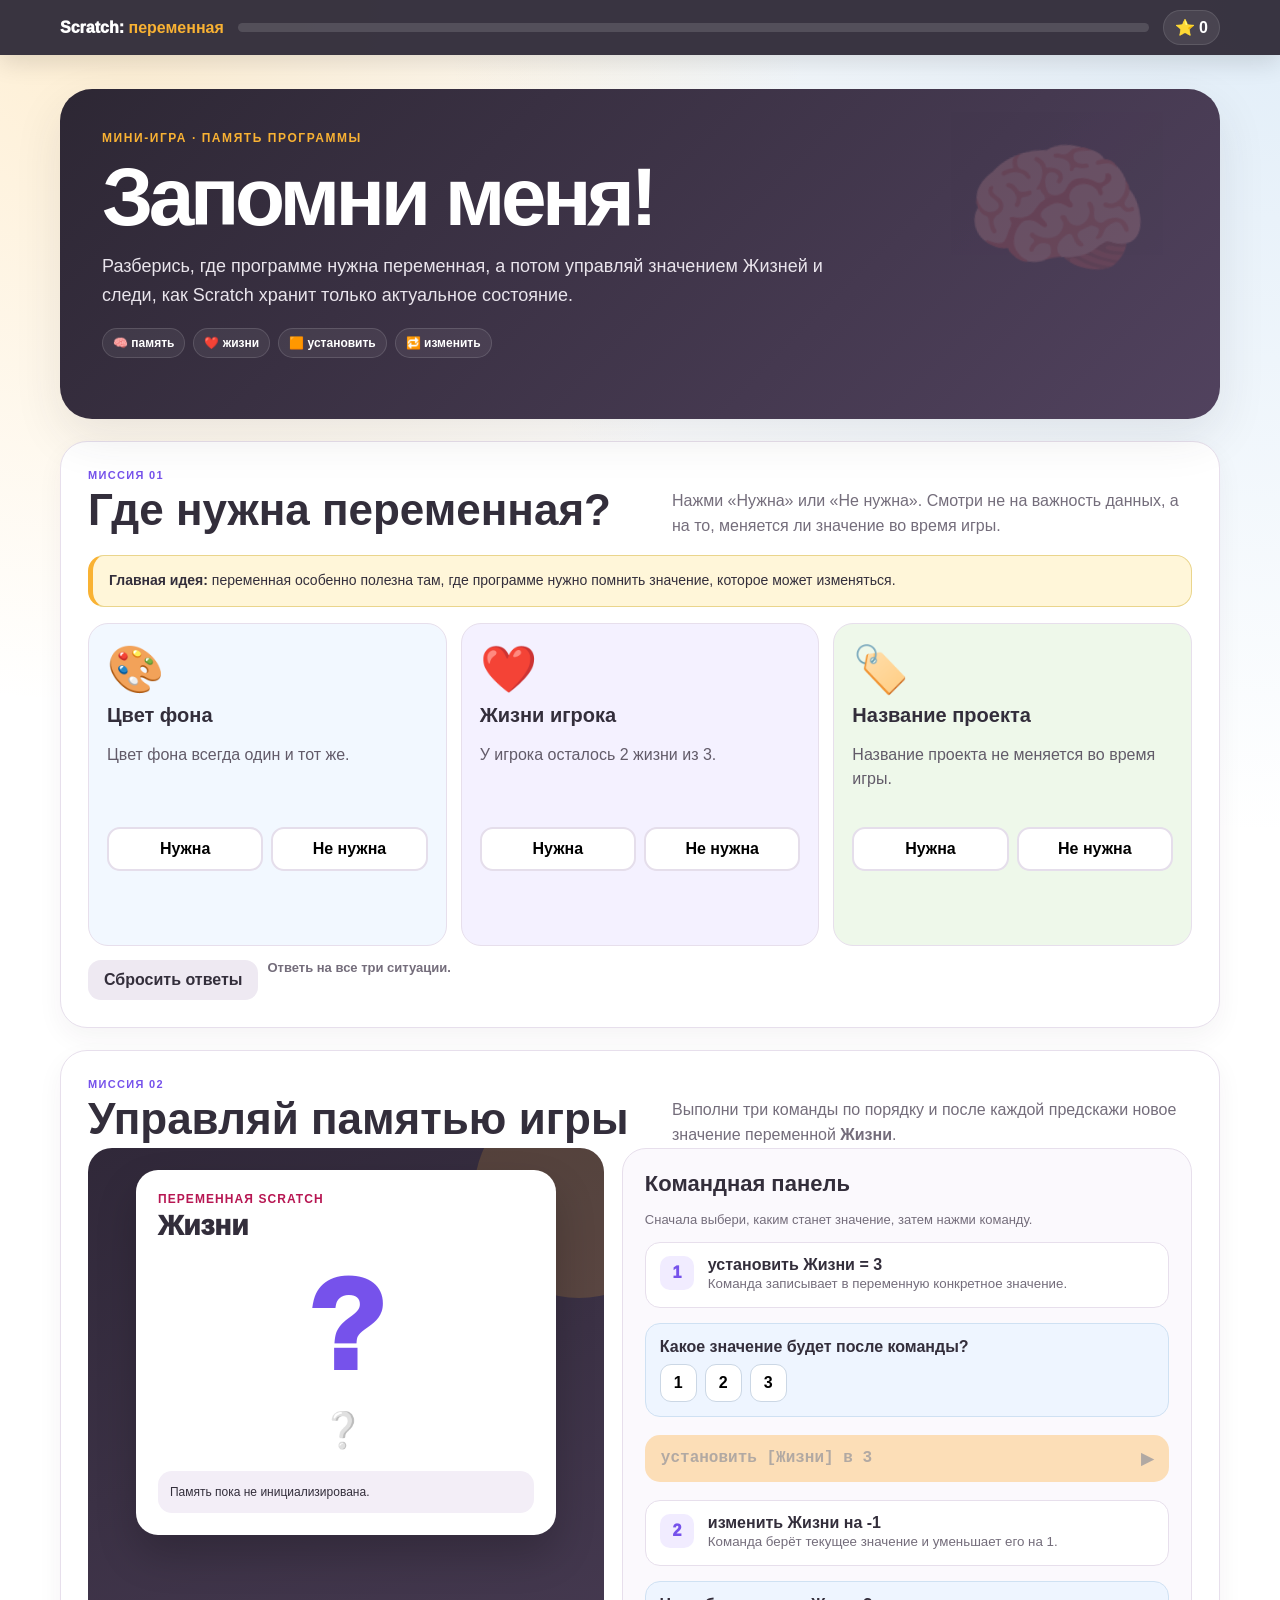
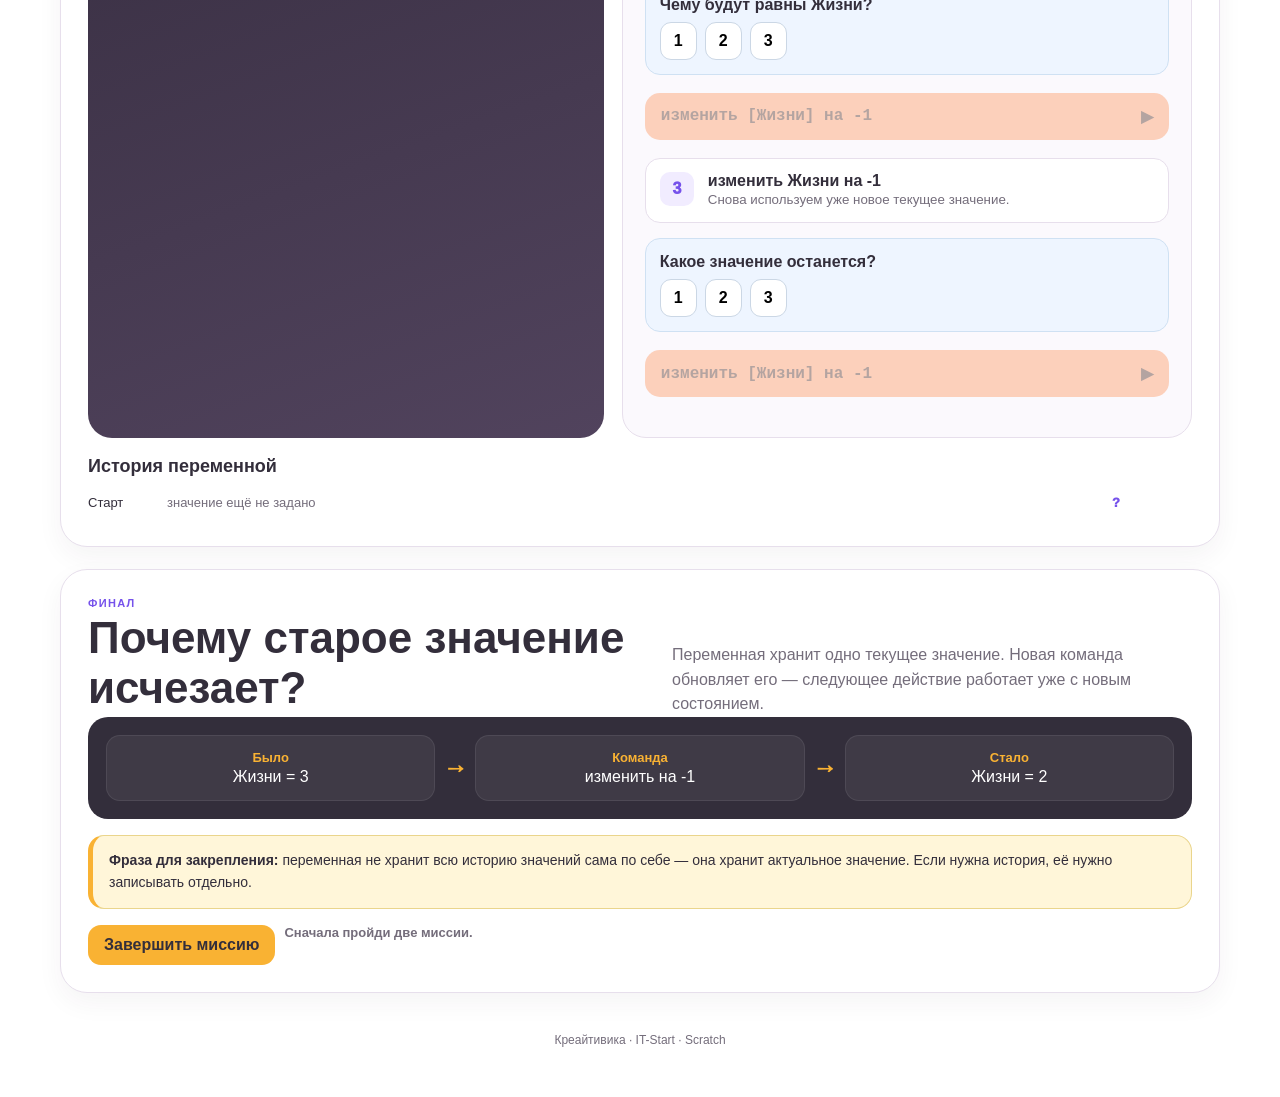
<file: variables-lives/index.html>
<!doctype html>
<html lang="ru">
<head>
<meta charset="utf-8">
<meta name="viewport" content="width=device-width,initial-scale=1">
<title>Переменная: запомни меня!</title>
<style>
:root{
  --ink:#332e3b;--paper:#fff;--bg:#fffaf2;--line:#e7dfec;
  --yellow:#f9b233;--blue:#6aa7dd;--green:#94c122;--rasp:#b71652;
  --violet:#7652eb;--softv:#f1ecff;--softy:#fff6d9;--softg:#eef8dc;
  --muted:#746d7b;--shadow:0 18px 48px rgba(51,46,59,.10)
}
*{box-sizing:border-box}
body{margin:0;font-family:Manrope,Inter,"Segoe UI",Arial,sans-serif;color:var(--ink);
background:
radial-gradient(circle at 8% 0,rgba(249,178,51,.22),transparent 24%),
radial-gradient(circle at 100% 0,rgba(106,167,221,.20),transparent 28%),
#fff;}
button{font:inherit}
.wrap{width:min(1160px,calc(100% - 28px));margin:auto}
.top{position:sticky;top:0;z-index:20;background:rgba(51,46,59,.97);color:#fff;box-shadow:0 8px 24px rgba(0,0,0,.12)}
.topin{display:flex;align-items:center;gap:14px;padding:10px 0}
.brand{font-weight:950;white-space:nowrap}.brand b{color:var(--yellow)}
.prog{flex:1;height:9px;background:#ffffff22;border-radius:99px;overflow:hidden}.prog i{display:block;height:100%;width:0;background:linear-gradient(90deg,var(--yellow),#ffd86b,var(--green));transition:.3s}
.score{background:#ffffff14;border:1px solid #ffffff1c;padding:7px 11px;border-radius:999px;font-weight:900}
.hero{margin:34px 0 22px;border-radius:32px;background:linear-gradient(135deg,#2d2734,#51425e);color:#fff;min-height:330px;padding:42px;position:relative;overflow:hidden;box-shadow:var(--shadow)}
.hero:after{content:"🧠";position:absolute;right:6%;top:36px;font-size:150px;opacity:.18;transform:rotate(-8deg)}
.ey{font-size:12px;letter-spacing:.13em;text-transform:uppercase;font-weight:900;color:var(--yellow)}
h1{font-size:clamp(46px,7vw,82px);line-height:.92;letter-spacing:-.055em;margin:14px 0}
.hero p{font-size:18px;line-height:1.6;color:#e9e4ec;max-width:760px}
.tags{display:flex;gap:8px;flex-wrap:wrap;margin-top:18px}.tag{padding:7px 10px;border-radius:999px;border:1px solid #ffffff22;background:#ffffff10;font-size:12px;font-weight:800}
.section{margin:22px 0;background:#fff;border:1px solid var(--line);border-radius:27px;padding:27px;box-shadow:0 10px 26px rgba(51,46,59,.05)}
.head{display:flex;justify-content:space-between;gap:20px;align-items:end}.n{font-size:11px;letter-spacing:.12em;font-weight:900;color:var(--violet)}h2{font-size:clamp(29px,3.7vw,44px);margin:4px 0}.head p{margin:0;max-width:520px;color:var(--muted);line-height:1.55}
.call{margin:16px 0;padding:14px 16px;border-radius:16px;background:var(--softy);border:1px solid #ead58c;border-left:5px solid var(--yellow);font-size:14px;line-height:1.55}
.situations{display:grid;grid-template-columns:repeat(3,1fr);gap:14px}
.sit{border:1px solid var(--line);border-radius:20px;padding:18px;background:#fff;min-width:0}
.sit:nth-child(1){background:#f2f8ff}.sit:nth-child(2){background:#f4f1ff}.sit:nth-child(3){background:#eef8ea}
.icon{font-size:46px}.sit h3{font-size:20px;margin:8px 0}.sit p{color:#625b69;line-height:1.5;min-height:68px}
.choice{display:grid;grid-template-columns:1fr 1fr;gap:8px}.choice button{border:2px solid #e5deeb;background:#fff;border-radius:13px;padding:11px;font-weight:900;cursor:pointer}.choice button.active{border-color:var(--violet);background:#eee8ff}.choice button.correct{border-color:#68b778;background:#eff9f1}.choice button.wrong{border-color:#e87982;background:#fff1f1}
.feedback{margin-top:10px;min-height:46px;font-size:12px;line-height:1.45;color:var(--muted)}
.demo{display:grid;grid-template-columns:.95fr 1.05fr;gap:18px;align-items:stretch}
.machine{background:linear-gradient(160deg,#302839,#51435d);border-radius:24px;padding:22px;color:#fff;position:relative;overflow:hidden}
.machine:before{content:"";position:absolute;width:210px;height:210px;border-radius:50%;right:-80px;top:-60px;background:rgba(249,178,51,.16)}
.varcard{position:relative;z-index:2;background:#fff;color:var(--ink);border-radius:22px;padding:22px;max-width:420px;margin:auto;box-shadow:0 20px 40px rgba(0,0,0,.2)}
.vlabel{font-size:12px;font-weight:900;letter-spacing:.09em;text-transform:uppercase;color:var(--rasp)}
.vname{font-size:28px;font-weight:950;margin-top:4px}.value{font-size:clamp(82px,12vw,128px);font-weight:950;line-height:1;color:var(--violet);text-align:center;margin:20px 0}
.hearts{font-size:35px;text-align:center;letter-spacing:5px;min-height:47px}
.mem{background:#f3eef7;border-radius:14px;padding:12px;margin-top:14px;font-size:12px;line-height:1.5}.mem b{color:var(--violet)}
.controls{border:1px solid var(--line);border-radius:24px;padding:22px;background:#fbf9fd}.controls h3{font-size:22px;margin:0 0 7px}.controls p{color:var(--muted);font-size:13px;line-height:1.5}
.cmds{display:grid;gap:10px;margin:18px 0}.cmd{border:0;border-radius:15px;padding:14px 16px;text-align:left;font-weight:900;cursor:pointer;display:flex;align-items:center;justify-content:space-between;gap:10px}.cmd b{font-family:Consolas,monospace}.cmd.set{background:#ffb347;color:#3c2913}.cmd.change{background:#ff8f52;color:#431d0d}.cmd:disabled{opacity:.38;cursor:not-allowed}
.step{background:#fff;border:1px solid var(--line);border-radius:15px;padding:13px 14px;margin-top:8px;display:grid;grid-template-columns:38px 1fr;gap:10px;align-items:start}.stepnum{width:34px;height:34px;border-radius:10px;background:var(--softv);display:grid;place-items:center;font-weight:950;color:var(--violet)}.step b{display:block}.step small{color:var(--muted);line-height:1.4}
.question{margin-top:15px;padding:14px;border-radius:15px;background:#eef5ff;border:1px solid #cfe1f3}.question strong{display:block;margin-bottom:8px}.qopts{display:flex;gap:8px;flex-wrap:wrap}.qopts button{border:1px solid #cbd7e5;background:#fff;border-radius:11px;padding:9px 13px;font-weight:850;cursor:pointer}.qopts button.ok{background:#eef9ef;border-color:#6ab878}.qopts button.no{background:#fff0f0;border-color:#e68288}
.log{margin-top:15px}.log h3{font-size:18px;margin-bottom:9px}.logrow{display:grid;grid-template-columns:70px 1fr 80px;gap:9px;align-items:center;border-top:1px solid #eee8f2;padding:9px 0;font-size:13px}.logrow:first-of-type{border-top:0}.old{color:var(--muted)}.new{font-weight:950;color:var(--violet)}
.concept{display:grid;grid-template-columns:1fr auto 1fr auto 1fr;gap:8px;align-items:center;background:var(--ink);color:#fff;border-radius:20px;padding:18px}.concept div{background:#ffffff0f;border:1px solid #ffffff14;border-radius:14px;padding:14px;text-align:center}.concept b{display:block;color:var(--yellow);font-size:13px;margin-bottom:3px}.arrow{font-size:24px;color:var(--yellow);font-weight:950}
.finish{display:none;margin:24px 0;padding:28px;border-radius:25px;background:linear-gradient(135deg,#302839,#654b7a);color:#fff;text-align:center}.finish.show{display:block}.finish .stars{font-size:42px}.finish h2{font-size:40px;margin:5px 0}.btn{border:0;border-radius:13px;padding:11px 16px;font-weight:900;cursor:pointer}.primary{background:var(--yellow);color:#332e3b}.soft{background:#eee9f2;color:var(--ink)}
.actions{display:flex;gap:9px;flex-wrap:wrap;margin-top:14px}.status{font-size:13px;color:var(--muted);font-weight:750}
.conf{position:fixed;inset:0;pointer-events:none;z-index:99}.piece{position:absolute;top:-20px;width:9px;height:16px;border-radius:2px;animation:fall 1.8s linear forwards}@keyframes fall{to{transform:translateY(110vh) rotate(720deg)}}@media(prefers-reduced-motion:reduce){*{scroll-behavior:auto!important;animation:none!important;transition:none!important}}
footer{text-align:center;color:var(--muted);font-size:12px;padding:18px 0 50px}
@media(max-width:860px){.situations{grid-template-columns:1fr}.demo{grid-template-columns:1fr}.concept{grid-template-columns:1fr}.arrow{transform:rotate(90deg)}.head{display:block}.head p{margin-top:6px}}
@media(max-width:520px){.hero{padding:27px 22px}.hero:after{display:none}.section{padding:19px}.choice{grid-template-columns:1fr}.logrow{grid-template-columns:55px 1fr 55px}}
</style>
</head>
<body>
<div class="top"><div class="wrap topin"><div class="brand">Scratch: <b>переменная</b></div><div class="prog"><i id="bar"></i></div><div class="score">⭐ <span id="score">0</span></div></div></div>
<div class="wrap">
<section class="hero"><div class="ey">Мини-игра · память программы</div><h1>Запомни меня!</h1><p>Разберись, где программе нужна переменная, а потом управляй значением Жизней и следи, как Scratch хранит только актуальное состояние.</p><div class="tags"><span class="tag">🧠 память</span><span class="tag">❤️ жизни</span><span class="tag">🟧 установить</span><span class="tag">🔁 изменить</span></div></section>

<section class="section"><div class="head"><div><div class="n">МИССИЯ 01</div><h2>Где нужна переменная?</h2></div><p>Нажми «Нужна» или «Не нужна». Смотри не на важность данных, а на то, меняется ли значение во время игры.</p></div>
<div class="call"><b>Главная идея:</b> переменная особенно полезна там, где программе нужно помнить значение, которое может изменяться.</div>
<div class="situations">
<article class="sit" data-answer="no"><div class="icon">🎨</div><h3>Цвет фона</h3><p>Цвет фона всегда один и тот же.</p><div class="choice"><button type="button" data-v="yes">Нужна</button><button type="button" data-v="no">Не нужна</button></div><div class="feedback" aria-live="polite"></div></article>
<article class="sit" data-answer="yes"><div class="icon">❤️</div><h3>Жизни игрока</h3><p>У игрока осталось 2 жизни из 3.</p><div class="choice"><button type="button" data-v="yes">Нужна</button><button type="button" data-v="no">Не нужна</button></div><div class="feedback" aria-live="polite"></div></article>
<article class="sit" data-answer="no"><div class="icon">🏷️</div><h3>Название проекта</h3><p>Название проекта не меняется во время игры.</p><div class="choice"><button type="button" data-v="yes">Нужна</button><button type="button" data-v="no">Не нужна</button></div><div class="feedback" aria-live="polite"></div></article>
</div>
<div class="actions"><button class="btn soft" id="reset1" type="button">Сбросить ответы</button><span class="status" id="status1">Ответь на все три ситуации.</span></div>
</section>

<section class="section"><div class="head"><div><div class="n">МИССИЯ 02</div><h2>Управляй памятью игры</h2></div><p>Выполни три команды по порядку и после каждой предскажи новое значение переменной <b>Жизни</b>.</p></div>
<div class="demo">
<div class="machine"><div class="varcard"><div class="vlabel">Переменная Scratch</div><div class="vname">Жизни</div><div class="value" id="value">?</div><div class="hearts" id="hearts">❔</div><div class="mem" id="memory">Память пока не инициализирована. Выполни первую команду.</div></div></div>
<div class="controls"><h3>Командная панель</h3><p>Сначала выбери, каким станет значение, затем нажми команду.</p>
<div class="step"><div class="stepnum">1</div><div><b>установить Жизни = 3</b><small>Команда записывает в переменную конкретное значение.</small></div></div>
<div class="question" id="q1"><strong>Какое значение будет после команды?</strong><div class="qopts"><button type="button">1</button><button type="button">2</button><button type="button" data-correct="true">3</button></div></div>
<div class="cmds"><button class="cmd set" id="cmd1" type="button" disabled><b>установить [Жизни] в 3</b><span>▶</span></button></div>
<div class="step"><div class="stepnum">2</div><div><b>изменить Жизни на -1</b><small>Команда берёт текущее значение и уменьшает его на 1.</small></div></div>
<div class="question" id="q2"><strong>Чему будут равны Жизни?</strong><div class="qopts"><button type="button">1</button><button type="button" data-correct="true">2</button><button type="button">3</button></div></div>
<div class="cmds"><button class="cmd change" id="cmd2" type="button" disabled><b>изменить [Жизни] на -1</b><span>▶</span></button></div>
<div class="step"><div class="stepnum">3</div><div><b>изменить Жизни на -1</b><small>Снова используем уже новое текущее значение.</small></div></div>
<div class="question" id="q3"><strong>Какое значение останется?</strong><div class="qopts"><button type="button" data-correct="true">1</button><button type="button">2</button><button type="button">3</button></div></div>
<div class="cmds"><button class="cmd change" id="cmd3" type="button" disabled><b>изменить [Жизни] на -1</b><span>▶</span></button></div>
</div></div>
<div class="log"><h3>История переменной</h3><div id="logrows"><div class="logrow"><span>Старт</span><span class="old">значение ещё не задано</span><span class="new">?</span></div></div></div>
</section>

<section class="section"><div class="head"><div><div class="n">ФИНАЛ</div><h2>Почему старое значение исчезает?</h2></div><p>Переменная хранит одно текущее значение. Новая команда обновляет его — следующее действие работает уже с новым состоянием.</p></div>
<div class="concept"><div><b>Было</b><span>Жизни = 3</span></div><span class="arrow">→</span><div><b>Команда</b><span>изменить на -1</span></div><span class="arrow">→</span><div><b>Стало</b><span>Жизни = 2</span></div></div>
<div class="call"><b>Фраза для закрепления:</b> переменная не хранит всю историю значений сама по себе — она хранит актуальное значение. Если нужна история, её нужно записывать отдельно.</div>
<div class="actions"><button class="btn primary" id="finishBtn" type="button" disabled>Завершить миссию</button><span class="status" id="finishStatus">Сначала пройди две миссии.</span></div>
</section>

<div class="finish" id="finish"><div class="stars">⭐ ⭐ ⭐</div><h2>Хранитель памяти!</h2><p>Ты понимаешь, когда нужна переменная и как команды меняют её текущее значение.</p><button class="btn primary" id="again" type="button">Сыграть ещё раз</button></div>
</div>
<footer>Креайтивика · IT-Start · Scratch</footer><div class="conf" id="conf"></div>
<script>
(function(){
const root=document;
let score=0, mission1=false, mission2=false, answered=new Set(), stepDone=[false,false,false], current=null;
const scoreEl=root.getElementById('score'),bar=root.getElementById('bar');
function add(n){score+=n;scoreEl.textContent=score}
function updateProgress(){const x=(mission1?1:0)+(mission2?1:0);bar.style.width=(x/2*100)+'%';const b=root.getElementById('finishBtn'),s=root.getElementById('finishStatus');if(x===2){b.disabled=false;s.textContent='Всё готово — можно завершать.'}}
function confetti(n){const box=root.getElementById('conf'),cols=['#f9b233','#6aa7dd','#94c122','#b71652','#7652eb'];for(let i=0;i<n;i++){const p=document.createElement('i');p.className='piece';p.style.left=Math.random()*100+'vw';p.style.background=cols[i%cols.length];p.style.animationDelay=Math.random()*.35+'s';box.appendChild(p);setTimeout(()=>p.remove(),2200)}}

root.querySelectorAll('.sit').forEach((card,idx)=>{
 card.querySelectorAll('button').forEach(btn=>btn.addEventListener('click',()=>{
   if(answered.has(idx))return;
   const ok=btn.dataset.v===card.dataset.answer;
   card.querySelectorAll('button').forEach(x=>x.classList.remove('active','correct','wrong'));
   btn.classList.add(ok?'correct':'wrong');
   const fb=card.querySelector('.feedback');
   if(ok){
     answered.add(idx);add(10);
     fb.textContent=card.dataset.answer==='yes'?'Верно: число жизней меняется, поэтому программе нужно его запоминать.':'Верно: значение не меняется, отдельная переменная здесь не обязательна.';
   }else{
     fb.textContent='Подумай: это значение должно меняться во время игры?';
     setTimeout(()=>btn.classList.remove('wrong'),550);
   }
   const st=root.getElementById('status1');
   if(answered.size===3){mission1=true;st.textContent='Отлично! Все три ситуации разобраны. +30 ⭐';add(30);confetti(20);updateProgress()}
   else st.textContent='Верных ответов: '+answered.size+' из 3.';
 }));
});
root.getElementById('reset1').addEventListener('click',()=>{
 answered.clear();mission1=false;
 root.querySelectorAll('.sit button').forEach(b=>b.classList.remove('correct','wrong','active'));
 root.querySelectorAll('.sit .feedback').forEach(f=>f.textContent='');
 root.getElementById('status1').textContent='Ответь на все три ситуации.';
 updateProgress();
});

function setupQuestion(qid,cmdid,step){
 const q=root.getElementById(qid),cmd=root.getElementById(cmdid);
 q.querySelectorAll('button').forEach(btn=>btn.addEventListener('click',()=>{
   if(stepDone[step])return;
   q.querySelectorAll('button').forEach(x=>x.classList.remove('ok','no'));
   const ok=btn.dataset.correct==='true';
   btn.classList.add(ok?'ok':'no');
   if(ok){cmd.disabled=false;q.querySelectorAll('button').forEach(x=>x.disabled=true)}
 }));
}
setupQuestion('q1','cmd1',0);setupQuestion('q2','cmd2',1);setupQuestion('q3','cmd3',2);

function draw(v){root.getElementById('value').textContent=v===null?'?':v;root.getElementById('hearts').textContent=v===null?'❔':'❤️'.repeat(Math.max(0,v))+'🖤'.repeat(Math.max(0,3-v));root.getElementById('memory').innerHTML=v===null?'Память пока не инициализирована.':'Сейчас Scratch хранит: <b>Жизни = '+v+'</b>. Следующая команда будет работать именно с этим значением.'}
function log(label,from,to){const row=document.createElement('div');row.className='logrow';row.innerHTML='<span>'+label+'</span><span class="old">'+(from===null?'не задано':'было '+from)+'</span><span class="new">'+to+'</span>';root.getElementById('logrows').appendChild(row)}
function completeStep(i,label,next){
 stepDone[i]=true;add(15);if(next)next.disabled=false;
 if(stepDone.every(Boolean)){mission2=true;add(35);confetti(24);updateProgress()}
}
root.getElementById('cmd1').addEventListener('click',function(){if(stepDone[0])return;const old=current;current=3;draw(current);log('Команда 1',old,current);this.disabled=true;completeStep(0,'',null)});
root.getElementById('cmd2').addEventListener('click',function(){if(stepDone[1]||!stepDone[0])return;const old=current;current=current-1;draw(current);log('Команда 2',old,current);this.disabled=true;completeStep(1,'',null)});
root.getElementById('cmd3').addEventListener('click',function(){if(stepDone[2]||!stepDone[1])return;const old=current;current=current-1;draw(current);log('Команда 3',old,current);this.disabled=true;completeStep(2,'',null)});

root.getElementById('finishBtn').addEventListener('click',()=>{root.getElementById('finish').classList.add('show');root.getElementById('finish').scrollIntoView({behavior:'smooth'});confetti(50)});
root.getElementById('again').addEventListener('click',()=>location.reload());
draw(null);
})();
</script>
</body>
</html>
</file>
<file: homework-fractions/styles.css>
:root{
  --ink:#191724;
  --muted:#706b80;
  --paper:#fbfaf7;
  --white:#ffffff;
  --line:#ddd8e9;
  --violet:#7357ff;
  --violet-soft:#eeeaff;
  --lime:#c7f35b;
  --lime-soft:#f1ffd1;
  --orange:#ff9a62;
  --blue:#53c7ff;
  --shadow:0 18px 50px rgba(41,29,77,.09);
  --radius:26px;
}
*{box-sizing:border-box}
html{scroll-behavior:smooth}
body{margin:0;background:var(--paper);color:var(--ink);font-family:Inter,ui-sans-serif,system-ui,-apple-system,BlinkMacSystemFont,"Segoe UI",sans-serif;line-height:1.55;overflow-x:hidden}
button,input,textarea{font:inherit}
button{color:inherit}
a{color:inherit}
.shell{width:min(1120px,calc(100% - 32px));margin-inline:auto;position:relative;z-index:1}
.page-glow{position:fixed;z-index:0;border-radius:50%;filter:blur(80px);opacity:.32;pointer-events:none}
.glow-one{width:360px;height:360px;background:#b8a9ff;top:-120px;right:-100px}
.glow-two{width:320px;height:320px;background:#dbff85;bottom:-120px;left:-100px}
.eyebrow{display:flex;align-items:center;gap:9px;font-size:12px;font-weight:850;letter-spacing:.13em;color:var(--violet)}
.eyebrow.muted{color:#8a829c}
.eyebrow-dot{width:8px;height:8px;border-radius:50%;background:var(--lime);box-shadow:0 0 0 5px rgba(199,243,91,.24)}
.hero{display:grid;grid-template-columns:1.55fr .75fr;gap:64px;padding:68px 0 48px;align-items:end}
.hero h1{font-size:clamp(52px,7vw,92px);line-height:.92;letter-spacing:-.055em;margin:22px 0 24px;max-width:880px}
.hero h1 span{color:var(--violet)}
.hero-lead{font-size:19px;max-width:670px;color:var(--muted);margin:0}
.hero-meta{display:flex;flex-wrap:wrap;gap:12px;margin-top:30px}
.meta-pill{border:1px solid var(--line);border-radius:999px;padding:10px 15px;background:rgba(255,255,255,.68);display:flex;gap:8px;align-items:baseline}
.meta-pill b{font-size:14px}.meta-pill span{font-size:12px;color:var(--muted)}
.student-card{background:var(--ink);color:#fff;border-radius:30px;padding:24px;box-shadow:0 24px 70px rgba(25,23,36,.19);transform:rotate(1.5deg)}
.student-card-top{display:flex;justify-content:space-between;align-items:center;margin-bottom:40px;color:#aca5bd;font-size:12px;font-weight:800;letter-spacing:.12em}
.student-number{width:38px;height:38px;border:1px solid #4e4959;border-radius:50%;display:grid;place-items:center;color:var(--lime)}
.student-card label{display:block;font-size:13px;color:#c2bccd;margin-bottom:8px}
.student-card input{width:100%;border:0;border-bottom:1px solid #575160;background:transparent;color:#fff;padding:9px 0 12px;outline:none;font-size:18px}
.student-card input:focus{border-color:var(--lime)}
.student-card p{font-size:12px;color:#9790a3;margin:14px 0 22px}
.start-button{display:flex;justify-content:space-between;align-items:center;text-decoration:none;background:var(--lime);color:var(--ink);border-radius:16px;padding:14px 16px;font-weight:850}
.section{padding:58px 0 14px}.compact-top{padding-top:40px}
.section-heading{display:grid;grid-template-columns:1fr minmax(260px,390px);gap:50px;align-items:end;margin-bottom:28px}
.section-heading h2{font-size:clamp(32px,4vw,48px);letter-spacing:-.035em;line-height:1;margin:10px 0 0}
.section-heading>p{margin:0;color:var(--muted);font-size:14px}
.theory-grid{display:grid;grid-template-columns:repeat(3,1fr);gap:14px}
.theory-card{background:rgba(255,255,255,.82);border:1px solid var(--line);border-radius:22px;overflow:hidden;box-shadow:0 7px 24px rgba(44,34,66,.035)}
.theory-card summary{list-style:none;cursor:pointer;padding:18px;display:grid;grid-template-columns:48px 1fr 20px;gap:12px;align-items:center;font-weight:800}
.theory-card summary::-webkit-details-marker{display:none}
.theory-card summary b{font-size:20px;font-weight:400;color:#9b94aa;transition:.2s}
.theory-card[open] summary b{transform:rotate(45deg);color:var(--violet)}
.theory-icon{width:46px;height:46px;border-radius:15px;background:var(--violet-soft);display:grid;place-items:center;color:var(--violet);font-weight:900;font-size:15px}
.frac-icon{grid-template-rows:1fr 1fr;font-size:12px;line-height:1}.frac-icon i{font-style:normal;border-bottom:1px solid currentColor;padding-bottom:2px}.frac-icon em{font-style:normal;padding-top:2px}
.theory-body{padding:0 18px 18px;color:var(--muted);font-size:14px}.example{margin-top:13px;padding:10px 12px;border-radius:12px;background:#f6f3fa;color:var(--ink);font-weight:700}
.task-card{position:relative;display:grid;grid-template-columns:84px 1fr;border:1px solid var(--line);background:var(--white);border-radius:var(--radius);overflow:hidden;margin-bottom:16px;box-shadow:var(--shadow)}
.task-card:before{content:"";position:absolute;left:0;top:0;bottom:0;width:7px;background:var(--violet)}.task-card.accent-lime:before{background:var(--lime)}
.task-index{font-size:24px;font-weight:900;color:#a49caf;padding:24px;text-align:center;border-right:1px solid var(--line)}
.task-content{padding:24px 26px 28px}
.task-title-row{display:flex;gap:20px;justify-content:space-between;align-items:flex-start}.task-title-row h3,.story-card h3,.reflection-card h3{font-size:24px;line-height:1.15;margin:4px 0 0;letter-spacing:-.02em}.task-kicker{font-size:10px;font-weight:900;letter-spacing:.13em;color:#8c8499}.points{display:inline-flex;align-items:center;white-space:nowrap;border:1px solid var(--line);border-radius:999px;padding:5px 9px;font-size:11px;font-weight:800;color:#776f84;background:#fff}
.task-help{font-size:13px;color:var(--muted);margin:9px 0 18px}
.choice-grid{display:grid;grid-template-columns:repeat(5,1fr);gap:10px;margin-top:20px}.choice-card input{position:absolute;opacity:0;pointer-events:none}.choice-card span{display:grid;place-items:center;min-height:68px;border:1px solid var(--line);border-radius:17px;background:#fbfafc;font-size:21px;font-weight:850;cursor:pointer;transition:.18s}.choice-card input:checked+span{border-color:var(--violet);background:var(--violet-soft);box-shadow:inset 0 0 0 1px var(--violet);transform:translateY(-2px)}
.match-board{display:grid;grid-template-columns:1fr 52px 1fr;gap:10px;align-items:center}.match-column{display:grid;gap:9px}.match-item{position:relative;border:1px solid var(--line);border-radius:15px;background:#faf9fc;padding:13px 14px;cursor:pointer;font-weight:850;text-align:left;transition:.18s}.match-item:hover{border-color:#b7afc8}.match-item.selected{outline:2px solid var(--violet);outline-offset:1px;background:var(--violet-soft)}.match-item.paired{background:#f5f3fb}.match-order{display:inline-grid;place-items:center;width:24px;height:24px;margin-right:9px;border-radius:50%;font-size:11px;background:#e8e3f0;color:#6b6278}.match-item.paired .match-order{background:var(--violet);color:#fff}.match-arrow{text-align:center;color:#aaa1b4;font-size:24px}.small-button{margin-top:14px;border-radius:12px;padding:9px 12px;font-size:12px;font-weight:800;cursor:pointer}.small-button.ghost{border:1px solid var(--line);background:transparent}
.task-grid{display:grid;gap:14px}.two-columns{grid-template-columns:repeat(2,1fr)}.three-columns{grid-template-columns:repeat(3,1fr)}
.mini-task{position:relative;background:#fff;border:1px solid var(--line);border-radius:22px;padding:22px;min-height:200px;box-shadow:0 9px 30px rgba(36,28,57,.04)}.mini-task .points{position:absolute;right:18px;top:18px}.mini-num{font-size:12px;font-weight:900;letter-spacing:.12em;color:var(--violet);margin-bottom:35px}.mini-task h3{font-size:29px;letter-spacing:-.03em;margin:0 0 7px}.mini-task p{font-size:13px;color:var(--muted);margin:0 0 22px}.story-mini{min-height:232px}.story-mini h3{font-size:22px}.answer-line{display:flex;align-items:end;border-bottom:1px solid #aca6b6}.answer-line input{width:100%;border:0;background:transparent;outline:none;padding:9px 0;font-size:19px;font-weight:850}.answer-line:focus-within{border-color:var(--violet)}.answer-line span{padding:9px 0 9px 8px;font-weight:700;color:var(--muted)}
.calc-card{background:var(--ink);color:#fff;border-radius:26px;padding:24px;box-shadow:0 18px 40px rgba(25,23,36,.15)}.calc-head{display:flex;justify-content:space-between;align-items:center}.calc-head>span:first-child{font-size:12px;font-weight:900;color:var(--lime)}.calc-card .points{background:#2a2734;border-color:#4a4555;color:#c8c1d1}.expression{font-size:clamp(24px,3vw,34px);font-weight:850;letter-spacing:-.03em;margin:42px 0 35px}.calc-card label{display:flex;align-items:center;gap:14px;color:#aaa3b5;font-size:12px}.calc-card input{flex:1;border:0;border-bottom:1px solid #575160;background:transparent;color:#fff;outline:none;padding:8px;font-size:18px;font-weight:800}.calc-card input:focus{border-color:var(--lime)}
.story-card{display:grid;grid-template-columns:88px 1fr;border:1px solid var(--line);border-radius:26px;background:#fff;margin-bottom:14px;overflow:hidden;box-shadow:var(--shadow)}.story-number{padding:28px 18px;font-size:24px;font-weight:900;color:var(--violet);border-right:1px solid var(--line)}.story-main{padding:28px}.story-top{display:flex;justify-content:space-between;gap:20px;align-items:center}.story-card h3{font-size:30px;margin:8px 0 12px}.story-card p{font-size:16px;color:var(--muted);max-width:900px;margin:0}.story-card p b{color:var(--ink)}.story-answer{display:grid;grid-template-columns:auto minmax(160px,280px) auto;align-items:end;gap:12px;margin-top:24px;width:min(100%,460px)}.story-answer label{font-size:12px;color:var(--muted);padding-bottom:9px}.story-answer input{border:0;border-bottom:1px solid #aaa4b2;outline:none;padding:7px 3px;font-size:20px;font-weight:850}.story-answer span{padding-bottom:8px;font-weight:800}.dark-story{background:var(--ink);color:#fff;border-color:var(--ink)}.dark-story .story-number{color:var(--lime);border-color:#3d3946}.dark-story .task-kicker,.dark-story p,.dark-story label{color:#aaa3b5}.dark-story p b{color:#fff}.dark-story .points{background:#2a2734;border-color:#494452;color:#ccc4d5}.dark-story input{background:transparent;color:#fff;border-color:#575160}
.reflection-card{display:grid;grid-template-columns:.8fr 1.2fr;gap:38px;border:1px dashed #b9b1c5;border-radius:26px;padding:28px;background:rgba(255,255,255,.5)}.reflection-card p{color:var(--muted);font-size:13px}.reflection-card textarea{width:100%;resize:vertical;min-height:130px;border:1px solid var(--line);border-radius:18px;background:#fff;padding:15px;outline:none}.reflection-card textarea:focus{border-color:var(--violet);box-shadow:0 0 0 3px rgba(115,87,255,.09)}
.finish-section{padding:66px 0 34px}.finish-card{display:grid;grid-template-columns:1fr auto;gap:40px;align-items:center;background:linear-gradient(135deg,#efebff,#f8ffe7);border:1px solid #d9d0f0;border-radius:32px;padding:34px}.finish-copy h2{font-size:38px;letter-spacing:-.035em;margin:8px 0 10px}.finish-copy>p{color:var(--muted);max-width:690px}.progress-wrap{margin-top:24px;max-width:520px}.progress-label{display:flex;justify-content:space-between;font-size:12px;margin-bottom:7px}.progress-track{height:9px;border-radius:999px;background:#dcd5ec;overflow:hidden}.progress-fill{height:100%;width:0;background:var(--violet);transition:.25s;border-radius:999px}.finish-button,.primary-action{border:0;background:var(--ink);color:#fff;border-radius:17px;padding:16px 18px;font-weight:850;cursor:pointer;box-shadow:0 11px 28px rgba(25,23,36,.16)}.finish-button{min-width:250px;display:flex;gap:24px;justify-content:space-between;align-items:center}.finish-button:hover,.primary-action:hover{transform:translateY(-1px)}
.result-view{padding:70px 0 40px}.result-hero{display:flex;justify-content:space-between;gap:30px;align-items:center;background:var(--ink);color:#fff;border-radius:32px;padding:34px}.result-hero h2{font-size:clamp(34px,5vw,56px);line-height:1;margin:10px 0}.result-hero p{color:#aaa3b5;margin:0}.score-ring{width:150px;height:150px;border-radius:50%;border:12px solid var(--lime);display:flex;flex-direction:column;align-items:center;justify-content:center;flex:0 0 auto}.score-ring b{font-size:48px;line-height:.9}.score-ring span{color:#b8b1c4;font-size:13px;margin-top:6px}.result-actions{display:flex;gap:10px;align-items:center;flex-wrap:wrap;margin:18px 0}.primary-action,.secondary-action{padding:13px 16px;border-radius:14px;font-weight:800;cursor:pointer}.secondary-action{border:1px solid var(--line);background:#fff}.copy-status{font-size:12px;color:var(--muted)}.result-summary{display:grid;gap:12px}.report-section{background:#fff;border:1px solid var(--line);border-radius:22px;padding:22px}.report-section h3{font-size:18px;margin:0 0 14px}.report-grid{display:grid;grid-template-columns:repeat(2,1fr);gap:8px}.report-row{display:grid;grid-template-columns:minmax(160px,1.2fr) 1fr auto;gap:10px;align-items:center;padding:10px 12px;border-radius:12px;background:#f8f7fa;font-size:13px}.report-row strong{font-weight:800}.report-row .answer{word-break:break-word}.badge{display:inline-grid;place-items:center;width:24px;height:24px;border-radius:50%;font-size:12px;font-weight:900}.badge.good{background:#e7f8c6;color:#365500}.badge.bad{background:#ffe5dc;color:#8e3417}.badge.open{background:#ece9f4;color:#746d7d}.explanation-report{white-space:pre-wrap;background:#f8f7fa;border-radius:14px;padding:14px;color:#4d4657;font-size:14px}.result-footer-actions{display:flex;gap:10px;margin-top:18px}.footer{display:flex;justify-content:space-between;padding:30px 0 46px;color:#8d8698;font-size:12px}.footer a{text-decoration:none}
body.result-mode #worksheet{display:none}.teacher-mode #studentResultActions{display:none}.teacher-mode #backToWork,.teacher-mode #startFresh{display:none}
@media(max-width:900px){.hero{grid-template-columns:1fr;gap:28px;padding-top:42px}.student-card{max-width:520px;transform:none}.theory-grid{grid-template-columns:repeat(2,1fr)}.choice-grid{grid-template-columns:repeat(3,1fr)}.three-columns{grid-template-columns:1fr}.reflection-card{grid-template-columns:1fr}.section-heading{grid-template-columns:1fr;gap:10px}.finish-card{grid-template-columns:1fr}.finish-button{width:100%}.report-grid{grid-template-columns:1fr}}
@media(max-width:640px){.shell{width:min(100% - 22px,1120px)}.hero{padding-top:28px}.hero h1{font-size:48px}.hero-lead{font-size:16px}.hero-meta{gap:7px}.meta-pill{padding:8px 10px}.meta-pill span{display:none}.section{padding-top:44px}.theory-grid{grid-template-columns:1fr}.task-card{grid-template-columns:1fr}.task-index{display:none}.task-content{padding:20px}.choice-grid{grid-template-columns:repeat(2,1fr)}.match-board{grid-template-columns:1fr}.match-arrow{transform:rotate(90deg);height:26px}.two-columns{grid-template-columns:1fr}.story-card{grid-template-columns:1fr}.story-number{border-right:0;border-bottom:1px solid var(--line);padding:15px 20px}.story-main{padding:20px}.story-answer{grid-template-columns:auto 1fr auto}.finish-card{padding:24px}.result-view{padding-top:32px}.result-hero{align-items:flex-start;flex-direction:column}.score-ring{width:120px;height:120px;border-width:9px}.score-ring b{font-size:40px}.report-row{grid-template-columns:1fr auto}.report-row strong{grid-column:1/-1}.result-footer-actions{flex-direction:column}.footer{padding-bottom:30px}}
</file>
<file: python-bytebank-diagnostic/styles.css>
:root{--bg:#0d0b18;--panel:#17132a;--panel2:#211b3b;--ink:#f7f4ff;--muted:#bbb5cb;--line:#342c4c;--accent:#8b5cf6;--accent2:#f59e0b;--cyan:#38bdf8;--good:#4ade80;--bad:#fb7185;--shadow:0 24px 80px rgba(0,0,0,.28)}
*{box-sizing:border-box}html{scroll-behavior:smooth}body{margin:0;background:radial-gradient(circle at 15% 0%,rgba(139,92,246,.16),transparent 32%),radial-gradient(circle at 95% 15%,rgba(56,189,248,.1),transparent 28%),var(--bg);color:var(--ink);font-family:Inter,ui-sans-serif,system-ui,-apple-system,BlinkMacSystemFont,"Segoe UI",sans-serif;line-height:1.55}.bg-grid{position:fixed;inset:0;pointer-events:none;opacity:.18;background-image:linear-gradient(rgba(255,255,255,.035) 1px,transparent 1px),linear-gradient(90deg,rgba(255,255,255,.035) 1px,transparent 1px);background-size:32px 32px;mask-image:linear-gradient(to bottom,black,transparent 78%)}.topbar{position:sticky;top:0;z-index:50;display:flex;align-items:center;justify-content:space-between;padding:12px clamp(16px,4vw,48px);background:rgba(13,11,24,.86);backdrop-filter:blur(18px);border-bottom:1px solid rgba(255,255,255,.07)}.brand{display:flex;align-items:center;gap:10px}.brand-mark{width:38px;height:38px;display:grid;place-items:center;border-radius:12px;background:linear-gradient(135deg,var(--accent),#5b21b6);font-weight:900;box-shadow:0 10px 30px rgba(139,92,246,.25)}.brand strong,.brand small{display:block}.brand small{color:var(--muted);font-size:11px;letter-spacing:.08em}.top-progress{display:flex;align-items:center;gap:10px;min-width:210px;color:var(--muted);font-size:13px}.progress-track{height:8px;flex:1;border-radius:999px;background:#26203d;overflow:hidden}.progress-track div{height:100%;width:0;background:linear-gradient(90deg,var(--accent),var(--cyan));transition:.25s}.shell{width:min(1100px,calc(100% - 28px));margin:34px auto 80px;position:relative}.card{background:linear-gradient(180deg,rgba(33,27,59,.93),rgba(23,19,42,.96));border:1px solid rgba(255,255,255,.08);border-radius:24px;box-shadow:var(--shadow)}.hero{display:grid;grid-template-columns:1.45fr .8fr;gap:30px;padding:clamp(24px,5vw,52px);overflow:hidden;position:relative}.hero:after{content:"";position:absolute;width:310px;height:310px;border-radius:50%;right:-125px;bottom:-150px;background:rgba(245,158,11,.13);filter:blur(5px)}.eyebrow{font-size:12px;text-transform:uppercase;letter-spacing:.16em;color:#c4b5fd;font-weight:800}h1{font-size:clamp(34px,6vw,60px);line-height:1.02;margin:.35rem 0 1rem;max-width:760px}h2{font-size:clamp(24px,3vw,34px);line-height:1.1;margin:.25rem 0}h3{margin:.25rem 0 12px;font-size:17px}.hero p,.hint{color:var(--muted)}.hero-meta{display:flex;gap:10px;flex-wrap:wrap;margin:18px 0}.hero-meta span,.level-badge{border:1px solid var(--line);background:#151124;border-radius:999px;padding:7px 12px;font-size:13px;color:#ddd5f8}.hero-terminal{align-self:center;background:#090711;border:1px solid #342c4b;border-radius:18px;overflow:hidden;transform:rotate(1deg);box-shadow:0 24px 70px rgba(0,0,0,.36)}.terminal-head{display:flex;align-items:center;gap:6px;padding:11px 14px;border-bottom:1px solid #2b2440;color:#8f88a3;font-size:11px}.terminal-head i{width:8px;height:8px;background:#6b6480;border-radius:50%}.terminal-head i:first-child{background:var(--bad)}.terminal-head i:nth-child(2){background:var(--accent2)}.terminal-head i:nth-child(3){background:var(--good)}.terminal-head span{margin-left:5px}.hero-terminal code{display:block;padding:24px;color:#a7f3d0;font-family:"SFMono-Regular",Consolas,monospace;font-size:14px;line-height:1.8}.hero-terminal .warn{color:#facc15}.blink{animation:blink 1s steps(2) infinite}@keyframes blink{50%{opacity:0}}form{display:grid;gap:22px;margin-top:22px}.station,.finish,.result{padding:clamp(20px,4vw,38px)}.station-head{display:flex;gap:16px;align-items:center;margin-bottom:24px}.station-no{display:grid;place-items:center;flex:0 0 52px;height:52px;border-radius:16px;background:linear-gradient(135deg,rgba(139,92,246,.24),rgba(56,189,248,.12));border:1px solid rgba(167,139,250,.35);font-weight:900;color:#ddd6fe;font-family:monospace}.employee-dialog{display:grid;grid-template-columns:52px 1fr;gap:14px;align-items:flex-start;border:1px solid #3a3154;border-radius:18px;padding:16px;background:linear-gradient(135deg,rgba(139,92,246,.10),rgba(56,189,248,.04));margin-bottom:22px}.employee-dialog p{margin:.25rem 0 0;color:#c8c1d8}.avatar{width:48px;height:48px;border-radius:15px;display:grid;place-items:center;font-weight:900;color:#fff;box-shadow:inset 0 0 0 1px rgba(255,255,255,.14)}.avatar.mira{background:linear-gradient(135deg,#7c3aed,#4c1d95)}.avatar.kirill{background:linear-gradient(135deg,#0284c7,#155e75)}.avatar.sonya{background:linear-gradient(135deg,#db2777,#9d174d)}.avatar.timur{background:linear-gradient(135deg,#d97706,#92400e)}.danger-dialog{background:linear-gradient(135deg,rgba(251,113,133,.11),rgba(245,158,11,.04))}.success-dialog{background:linear-gradient(135deg,rgba(74,222,128,.10),rgba(56,189,248,.04))}.question-block{margin:22px 0}.field{display:grid;gap:7px}.field>span{font-size:13px;color:#d9d2e9;font-weight:700}input,select,textarea{width:100%;border:1px solid #3c3358;background:#100d1d;color:var(--ink);border-radius:13px;padding:12px 13px;font:inherit;outline:none;transition:.2s}input:focus,select:focus,textarea:focus{border-color:#8b5cf6;box-shadow:0 0 0 3px rgba(139,92,246,.14)}select{cursor:pointer}.chips{display:flex;flex-wrap:wrap;gap:9px}.chips input,.answers input,.emotion-grid input{position:absolute;opacity:0;pointer-events:none}.chips label span,.answers label span,.emotion-grid label span{display:block;border:1px solid #3a3154;background:#120f21;border-radius:12px;padding:10px 12px;cursor:pointer;transition:.18s;color:#d9d3e6}.chips input:checked+span,.answers input:checked+span,.emotion-grid input:checked+span{border-color:#a78bfa;background:rgba(139,92,246,.16);color:white;box-shadow:0 0 0 2px rgba(139,92,246,.08)}.emotion-grid{display:grid;grid-template-columns:repeat(2,minmax(0,1fr));gap:10px}.emotion-grid span{min-height:76px;display:flex!important;align-items:center;gap:11px}.emotion-grid b{font-size:24px}.tool-match{display:grid;gap:10px}.match-row{display:grid;grid-template-columns:1fr 180px;gap:16px;align-items:center;padding:13px 14px;border:1px solid var(--line);border-radius:14px;background:rgba(8,7,15,.25)}.match-row select{padding:9px 10px}.window-button{margin:-6px 0 18px;border:1px solid #4a3f67;border-radius:12px;background:#151124;color:#dcd5ef;padding:10px 13px;font:inherit;font-weight:750;cursor:pointer}.window-button:hover{border-color:#7c6aa4}.case-grid,.mini-grid,.repair-grid{display:grid;grid-template-columns:repeat(2,minmax(0,1fr));gap:12px}.wide{grid-column:1/-1}.code-question,.mini-q,.repair-card,.sequence-box{border:1px solid var(--line);border-radius:18px;padding:16px;background:rgba(9,7,17,.36)}.case-title{font-weight:750;color:#ece7f7;margin-top:0}pre{margin:0 0 14px;overflow:auto;border-radius:13px;background:#090711;border:1px solid #28213d;padding:16px}code{font-family:"SFMono-Regular",Consolas,"Liberation Mono",monospace;color:#d8ccff}.answers{display:flex;gap:8px;flex-wrap:wrap}.answers.vertical{display:grid}.data-strip{display:flex;align-items:center;gap:8px;flex-wrap:wrap;margin:0 0 16px;padding:14px;border-radius:15px;border:1px solid #3a3154;background:#100d1d}.data-strip span{color:#aaa2bf}.data-strip b{padding:6px 9px;border-radius:9px;background:#211a38;font-family:monospace}.sequence-box{margin:12px 0}.sequence-list{display:grid;gap:9px}.sequence-item{display:grid;grid-template-columns:1fr auto;gap:10px;align-items:center;border:1px solid var(--line);background:#0e0b1b;border-radius:14px;padding:10px 12px}.sequence-item code{white-space:pre-wrap}.seq-controls{display:flex;gap:6px}.seq-controls button{width:38px;height:34px;border-radius:9px;border:1px solid #42375e;background:#1c1730;color:white;cursor:pointer}.repair-card{display:grid;gap:10px}.repair-card>span{font-weight:750}.repair-card>code{display:block;background:#090711;border:1px solid #28213d;border-radius:12px;padding:14px;min-height:72px}.incident-banner{display:flex;align-items:center;justify-content:space-between;gap:12px;border:1px solid rgba(251,113,133,.35);background:rgba(251,113,133,.07);border-radius:16px;padding:14px 16px;margin-bottom:16px}.incident-banner div{display:flex;gap:10px;align-items:center}.incident-banner b{color:#fecdd3}.incident-banner span{color:#d5cede}.incident-status{border:1px solid rgba(251,113,133,.35);border-radius:999px;padding:5px 9px;font-size:12px}.code-editor{display:grid;gap:10px;margin-top:18px}.code-editor>span{color:#ddd7ed}.code-editor textarea{font-family:"SFMono-Regular",Consolas,monospace;min-height:150px;resize:vertical;line-height:1.5}.finish{display:flex;align-items:center;justify-content:space-between;gap:24px}.finish p{color:var(--muted);margin-bottom:0}.primary,.secondary{border:0;border-radius:14px;padding:13px 18px;font:inherit;font-weight:800;cursor:pointer;transition:.18s}.primary{color:white;background:linear-gradient(135deg,#7c3aed,#5b21b6);box-shadow:0 14px 34px rgba(124,58,237,.25)}.primary:hover{transform:translateY(-1px)}.secondary{background:#171228;color:#eee8ff;border:1px solid #40355b}.status{min-height:20px;color:#c4b5fd;font-size:13px}.status a{color:#c4b5fd}.result{margin-top:22px}.result-hero{display:flex;align-items:center;gap:20px;flex-wrap:wrap}.score-ring{width:150px;height:150px;border-radius:50%;display:grid;place-content:center;text-align:center;margin:8px 0;border:12px solid rgba(139,92,246,.18);background:#100d1d;box-shadow:inset 0 0 0 1px #342a51}.score-ring strong{font-size:38px;line-height:1}.score-ring span{color:var(--muted);font-size:13px;margin-top:5px}.level-badge{display:inline-block;margin-bottom:8px}.result-note{color:var(--muted);max-width:560px}.topic-report{display:grid;grid-template-columns:repeat(2,minmax(0,1fr));gap:10px;margin-top:20px}.topic-row{border:1px solid var(--line);border-radius:14px;padding:12px;background:#110e20}.topic-row>div:first-child{display:flex;justify-content:space-between;gap:10px;font-size:14px}.topic-row small{color:var(--muted)}.topic-bar{height:7px;border-radius:99px;background:#2a2340;overflow:hidden;margin-top:8px}.topic-bar i{display:block;height:100%;background:linear-gradient(90deg,var(--accent),var(--cyan))}.result-actions{display:flex;gap:10px;flex-wrap:wrap;margin-top:20px}.story-modal[hidden]{display:none}.story-modal{position:fixed;inset:0;z-index:100}.modal-backdrop{position:absolute;inset:0;background:rgba(3,2,8,.74);backdrop-filter:blur(8px)}.modal-window{position:relative;width:min(680px,calc(100% - 28px));max-height:min(78vh,720px);overflow:auto;margin:10vh auto 0;border:1px solid #45395f;border-radius:20px;background:#151123;box-shadow:0 40px 120px rgba(0,0,0,.52)}.modal-bar{display:flex;align-items:center;justify-content:space-between;padding:12px 15px;border-bottom:1px solid #322943;background:#100d1b;color:#aaa1bf;font-size:13px;position:sticky;top:0}.modal-bar button{width:34px;height:34px;border:1px solid #3d3354;border-radius:9px;background:#1d1730;color:white;font-size:20px;cursor:pointer}.modal-content{padding:18px}.fake-chat{display:grid;gap:10px}.fake-chat p{background:#211a37;border:1px solid #342a50;border-radius:14px 14px 14px 4px;padding:12px 14px;margin:0}.chat-head{display:flex;align-items:center;gap:8px;color:#c9c2d9}.chat-head small{margin-left:auto;color:#716982}.online-dot{width:8px;height:8px;border-radius:50%;background:var(--good)}.log-window{display:grid;gap:8px;font-family:monospace;font-size:13px}.log-window div{padding:10px 12px;background:#0b0912;border:1px solid #2b243d;border-radius:10px}.log-window span{color:#756e86;margin-right:8px}.ok{color:#86efac}.bad{color:#fda4af}.warn{color:#fde68a}.client-window{display:grid;gap:16px}.client-top{display:flex;gap:12px;align-items:center}.client-top small{display:block;color:#8f87a0}.client-window dl{display:grid;grid-template-columns:repeat(2,1fr);gap:10px;margin:0}.client-window dl div{border:1px solid #342a50;background:#100d1d;border-radius:12px;padding:10px}.client-window dt{color:#8f87a0;font-size:12px}.client-window dd{margin:2px 0 0;font-weight:800}.database-window p{color:#aaa2bd}footer{text-align:center;color:#6f6882;padding:0 20px 36px;font-size:12px}@media(max-width:760px){.topbar{padding:10px 14px}.brand small{display:none}.top-progress{min-width:120px}.hero{grid-template-columns:1fr}.hero-terminal{transform:none}.emotion-grid,.case-grid,.mini-grid,.repair-grid,.topic-report{grid-template-columns:1fr}.wide{grid-column:auto}.match-row{grid-template-columns:1fr}.finish{align-items:stretch;flex-direction:column}.primary{width:100%}.shell{width:min(100% - 18px,1100px);margin-top:16px}.station,.finish,.result{border-radius:18px}.station-head{align-items:flex-start}.station-no{width:44px;height:44px;flex-basis:44px}.employee-dialog{grid-template-columns:44px 1fr}.avatar{width:42px;height:42px;border-radius:13px}.incident-banner{align-items:flex-start;flex-direction:column}.client-window dl{grid-template-columns:1fr}.modal-window{margin-top:5vh;max-height:88vh}}
</file>
<file: quadratic-equations/styles.css>
:root{
  --bg:#f4f6fb;
  --ink:#172033;
  --muted:#697386;
  --card:#ffffff;
  --line:#e2e7f0;
  --navy:#19234d;
  --violet:#6c5ce7;
  --violet-soft:#efedff;
  --cyan:#17b4d5;
  --cyan-soft:#e8f9fc;
  --lime:#c9f44b;
  --lime-soft:#f4ffd7;
  --peach:#ffb38d;
  --peach-soft:#fff0e9;
  --green:#138a5b;
  --red:#be3d4d;
  --shadow:0 24px 70px rgba(29,39,74,.10);
  --radius:24px;
}
*{box-sizing:border-box}
html{scroll-behavior:smooth}
body{margin:0;background:var(--bg);color:var(--ink);font-family:Inter,Segoe UI,Arial,sans-serif;line-height:1.55;overflow-x:hidden}
button,input{font:inherit}
button{touch-action:manipulation}
.bg-shape{position:fixed;z-index:-1;border-radius:999px;filter:blur(2px);opacity:.6}
.bg-shape-one{width:440px;height:440px;background:#e4e0ff;top:190px;left:-260px}
.bg-shape-two{width:520px;height:520px;background:#dcf7fb;right:-310px;top:620px}
.hero{background:linear-gradient(135deg,#17214a 0%,#28306a 55%,#4242a0 100%);color:white;padding:54px 20px 82px;position:relative;overflow:hidden}
.hero:after{content:"";position:absolute;width:360px;height:360px;border:1px solid rgba(255,255,255,.18);border-radius:50%;right:-70px;top:-145px;box-shadow:0 0 0 46px rgba(255,255,255,.035),0 0 0 92px rgba(255,255,255,.025)}
.hero__inner{max-width:1120px;margin:0 auto;display:flex;align-items:center;justify-content:space-between;gap:50px;position:relative;z-index:1}
.hero__copy{max-width:790px}.kicker,.eyebrow{font-size:12px;letter-spacing:.13em;font-weight:850}.kicker{color:var(--lime);margin-bottom:10px}.hero h1{font-size:clamp(42px,7vw,76px);line-height:.96;margin:0 0 18px;letter-spacing:-.04em}.hero__lead{font-size:20px;max-width:680px;color:#e2e5ff;margin:0 0 28px}.hero__formula{display:inline-flex;align-items:center;gap:18px;padding:14px 18px;border:1px solid rgba(255,255,255,.18);background:rgba(255,255,255,.09);border-radius:16px;backdrop-filter:blur(8px)}.formula-main{font-weight:850;font-size:24px}.formula-note{font-size:13px;color:var(--lime);font-weight:800;background:rgba(201,244,75,.1);padding:6px 9px;border-radius:8px}.hero__badge{width:190px;height:190px;border-radius:36px;background:var(--lime);color:var(--navy);padding:26px;transform:rotate(3deg);box-shadow:0 24px 60px rgba(0,0,0,.18);display:flex;flex-direction:column;justify-content:center;flex-shrink:0}.hero__badge-small{font-weight:850;font-size:12px;text-transform:uppercase;letter-spacing:.12em}.hero__badge-big{font-size:64px;line-height:1;font-weight:900;letter-spacing:-.08em}.hero__badge-line{height:3px;width:100%;background:var(--navy);opacity:.18;margin:9px 0}
.shell{max-width:1120px;margin:-36px auto 0;padding:0 20px 64px;position:relative;z-index:2}.card{background:var(--card);border:1px solid rgba(220,225,237,.9);border-radius:var(--radius);padding:34px;margin-bottom:22px;box-shadow:var(--shadow)}
.student-card{padding:26px 30px}.section-heading{display:flex;align-items:flex-start;justify-content:space-between;gap:20px;margin-bottom:24px}.section-heading.compact{margin-bottom:18px}.eyebrow{color:var(--violet);margin-bottom:5px}.section-heading h2{font-size:clamp(26px,4vw,38px);line-height:1.08;letter-spacing:-.03em;margin:0}.progress-pill,.variant-badge,.difficulty{padding:9px 13px;border-radius:999px;background:var(--violet-soft);font-weight:800;font-size:13px;color:#5047b6;white-space:nowrap}.difficulty{background:var(--lime-soft);color:#516a00}.student-grid{display:grid;grid-template-columns:1.5fr 1fr;gap:14px}.field{display:flex;flex-direction:column;gap:7px;font-weight:760;font-size:14px}.field input,.solution-flow input{border:1.5px solid var(--line);border-radius:12px;background:#fbfcff;padding:12px 13px;color:var(--ink);outline:none;transition:.18s}.field input:focus,.solution-flow input:focus{border-color:var(--violet);box-shadow:0 0 0 4px rgba(108,92,231,.1);background:white}.microcopy,.hint-line{color:var(--muted);font-size:13px;margin:12px 0 0}.body-text{font-size:17px;color:#4c566b;margin:0 0 22px}.definition-box{display:flex;gap:14px;align-items:flex-start;padding:18px 20px;background:var(--violet-soft);border-radius:18px;margin-bottom:18px}.definition-box__mark{width:34px;height:34px;flex:0 0 34px;border-radius:10px;background:var(--violet);color:white;display:grid;place-items:center;font-weight:900}.definition-box p{margin:2px 0;font-size:18px}.coefficient-grid{display:grid;grid-template-columns:repeat(3,1fr);gap:14px}.coefficient{display:flex;gap:14px;align-items:flex-start;border:1px solid var(--line);border-radius:18px;padding:18px;min-height:142px}.coefficient__symbol{width:48px;height:48px;border-radius:14px;display:grid;place-items:center;font-size:27px;font-weight:900;flex:0 0 48px}.coefficient h3{font-size:16px;margin:2px 0 6px}.coefficient p{margin:0;color:var(--muted);font-size:14px}.coefficient-a .coefficient__symbol{background:var(--lime-soft);color:#526c00}.coefficient-b .coefficient__symbol{background:var(--cyan-soft);color:#087f9b}.coefficient-c .coefficient__symbol{background:var(--peach-soft);color:#bd5d30}.example-strip{margin-top:16px;display:flex;justify-content:space-between;gap:18px;align-items:center;border-radius:18px;padding:16px 18px;background:#1c274f;color:white}.example-strip__formula{font-weight:850;font-size:20px}.example-strip__items{display:flex;gap:8px;flex-wrap:wrap}.example-strip__items span{background:rgba(255,255,255,.1);padding:7px 10px;border-radius:9px;font-size:13px}
.accordion-grid{display:grid;grid-template-columns:repeat(3,1fr);gap:14px}.accordion{border:1px solid var(--line);border-radius:18px;background:#fff;overflow:hidden}.accordion summary{list-style:none;cursor:pointer;display:flex;align-items:center;justify-content:space-between;gap:16px;font-weight:850;padding:18px}.accordion summary::-webkit-details-marker{display:none}.accordion__plus{display:grid;place-items:center;width:28px;height:28px;border-radius:9px;background:#f1f3f8;color:var(--violet);font-size:20px;transition:.2s}.accordion[open] .accordion__plus{transform:rotate(45deg);background:var(--violet-soft)}.accordion__body{padding:0 18px 18px;color:#4f596d}.accordion__body p{margin:0 0 12px}.math-chip{display:inline-block;background:#f3f5fa;border:1px solid #e6eaf1;border-radius:11px;padding:9px 11px;font-weight:850;color:var(--navy)}.math-row{display:flex;gap:8px;flex-wrap:wrap}.tip{font-size:13px;color:var(--muted);margin-top:10px!important}.mini-check{margin-top:18px;padding:18px;background:#f8f9fd;border-radius:18px;border:1px dashed #dce1eb}.mini-check h3{margin:0 0 3px}.mini-check p{margin:0 0 12px;color:var(--muted)}.choice-line{display:flex;gap:8px;flex-wrap:wrap}.choice-line button{border:1px solid var(--line);border-radius:11px;padding:10px 12px;background:white;color:var(--ink);cursor:pointer;font-weight:750}.choice-line button:hover{border-color:var(--violet)}.choice-line button.correct{border-color:#8ad9b9;background:#effcf6;color:#13714f}.choice-line button.wrong{border-color:#f0a7b0;background:#fff3f4;color:#9a2f3f}.inline-feedback{margin-top:10px;font-size:13px;font-weight:750;min-height:20px}
.method-map{display:grid;grid-template-columns:1fr auto 1fr auto 1fr auto 1fr;gap:10px;align-items:center;margin-bottom:18px}.method-step{display:flex;gap:11px;align-items:flex-start;border:1px solid var(--line);border-radius:16px;padding:14px;min-height:116px;background:#fbfcff}.method-step>span{width:28px;height:28px;border-radius:9px;display:grid;place-items:center;background:var(--navy);color:white;font-weight:850;flex:0 0 28px}.method-step b{font-size:14px}.method-step p{margin:4px 0 0;font-size:12px;color:var(--muted)}.method-arrow{color:#9ea6b7;font-size:24px;font-weight:800}.accordion-stack{display:grid;gap:11px}.method-card{background:#fbfcff}.algorithm{display:grid;grid-template-columns:repeat(3,1fr);gap:8px;margin:4px 0 13px}.algorithm>div{display:flex;gap:8px;align-items:flex-start;background:white;border:1px solid var(--line);padding:11px;border-radius:12px}.algorithm span{font-weight:900;color:var(--violet)}.algorithm p{margin:0;font-size:13px}.root-cases{display:grid;grid-template-columns:repeat(3,1fr);gap:8px}.root-cases div{padding:12px;border-radius:12px;background:var(--violet-soft);display:flex;flex-direction:column}.root-cases span{font-size:12px;color:var(--muted)}.formula-panel{margin-top:10px;background:var(--navy);color:white;padding:13px 15px;border-radius:12px;font-weight:850;font-size:18px;text-align:center}.story-box{border-left:4px solid var(--cyan);background:var(--cyan-soft);padding:14px 15px;border-radius:0 14px 14px 0;margin-bottom:14px}.story-box__label{color:#087f9b;font-size:11px;font-weight:900;letter-spacing:.12em;margin-bottom:5px}.story-box p{margin:0}.vieta-rule{display:grid;grid-template-columns:1fr 1fr;gap:10px;margin:12px 0}.vieta-rule div{display:flex;align-items:center;justify-content:space-between;padding:13px 15px;background:white;border:1px solid var(--line);border-radius:13px}.vieta-rule span{font-weight:800}.vieta-rule b{font-size:19px;color:var(--violet)}.worked-example{background:#fff;border:1px solid var(--line);border-radius:14px;padding:14px}.worked-example__title{font-size:12px;font-weight:850;color:var(--muted);margin-bottom:8px;text-transform:uppercase;letter-spacing:.08em}.worked-example p{margin:10px 0 0}.two-col-examples{display:grid;grid-template-columns:1fr 1fr;gap:10px}.two-col-examples>div{background:#fff;border:1px solid var(--line);border-radius:14px;padding:14px}.two-col-examples p{margin:5px 0}
.test-list{display:grid;gap:14px}.test-question{border:1px solid var(--line);border-radius:18px;padding:18px;background:#fbfcff}.test-question__number{font-size:11px;font-weight:900;color:var(--violet);letter-spacing:.12em}.test-question h3{font-size:18px;margin:4px 0 12px}.test-options{display:grid;gap:8px}.test-option{display:flex;align-items:flex-start;gap:10px;padding:11px 12px;border:1px solid var(--line);background:white;border-radius:12px;cursor:pointer}.test-option:hover{border-color:#b8b2f2}.test-option input{margin-top:3px;accent-color:var(--violet)}.practice-card{position:relative;overflow:hidden}.practice-card:after{content:"";position:absolute;width:180px;height:180px;border-radius:50%;right:-82px;bottom:-92px;background:var(--lime-soft);z-index:0}.practice-card>*{position:relative;z-index:1}.task-intro{display:flex;align-items:center;justify-content:space-between;gap:18px;border-radius:18px;background:#f7f8fc;padding:17px 18px;margin-bottom:16px}.task-intro p{margin:0;color:var(--muted);max-width:630px}.task-equation{font-size:21px;font-weight:900;background:var(--navy);color:white;padding:12px 15px;border-radius:12px;white-space:nowrap}.fill-grid{display:grid;grid-template-columns:repeat(4,1fr);gap:10px}.solution-flow{display:grid;gap:9px}.flow-row{display:flex;align-items:center;gap:10px;flex-wrap:wrap;padding:12px 14px;border:1px solid var(--line);border-radius:14px;background:#fbfcff}.flow-number{width:28px;height:28px;border-radius:9px;background:var(--violet);color:white;display:grid;place-items:center;font-weight:850}.flow-text{font-weight:800}.flow-row label{display:flex;align-items:center;gap:6px;font-weight:750}.solution-flow input{width:88px;padding:8px 10px}.final-card{border:2px solid #dfe2ff;background:linear-gradient(180deg,#fff,#fbfbff)}.submit-row{display:flex;align-items:center;gap:10px;flex-wrap:wrap}.primary-button,.secondary-button{border-radius:13px;padding:13px 17px;font-weight:850;cursor:pointer}.primary-button{background:var(--violet);color:white;border:0;box-shadow:0 10px 22px rgba(108,92,231,.24)}.primary-button:hover{background:#5b4bd9}.primary-button:disabled{opacity:.5;cursor:not-allowed}.secondary-button{background:white;border:1px solid var(--line);color:var(--ink)}.submit-status{font-size:13px;color:var(--muted);min-height:20px}.submit-status.error{color:var(--red);font-weight:750}.submit-status.good{color:var(--green);font-weight:750}.result-panel{margin-top:18px;border-radius:18px;padding:18px;background:var(--navy);color:white;display:flex;align-items:center;gap:18px}.result-panel[hidden]{display:none}.result-score{width:86px;height:86px;border-radius:22px;background:var(--lime);color:var(--navy);display:flex;align-items:baseline;justify-content:center;gap:3px;padding-top:22px;font-weight:900}.result-score>span{font-size:34px;line-height:1}.result-score small{font-size:13px}.result-panel h3{margin:0 0 4px}.result-panel p{margin:0;color:#dce0ff}.footer{text-align:center;color:#7a8394;font-size:13px;padding:0 20px 34px}.hidden-frame{position:absolute;width:1px;height:1px;border:0;opacity:0;pointer-events:none}
.invalid{border-color:#ef9ca7!important;box-shadow:0 0 0 3px rgba(190,61,77,.07)!important}.shake{animation:shake .24s linear 2}@keyframes shake{25%{transform:translateX(-3px)}75%{transform:translateX(3px)}}
@media(max-width:900px){.hero__badge{display:none}.coefficient-grid,.accordion-grid{grid-template-columns:1fr}.method-map{grid-template-columns:1fr}.method-arrow{transform:rotate(90deg);justify-self:center}.algorithm,.root-cases{grid-template-columns:1fr}.fill-grid{grid-template-columns:1fr 1fr}.task-intro{align-items:flex-start;flex-direction:column}.task-equation{white-space:normal}.student-grid{grid-template-columns:1fr}}
@media(max-width:640px){.hero{padding:42px 16px 72px}.hero__lead{font-size:17px}.hero__formula{flex-direction:column;align-items:flex-start;gap:6px}.shell{padding:0 12px 42px}.card{padding:24px 18px;border-radius:20px}.section-heading{flex-direction:column;gap:10px}.coefficient{min-height:0}.example-strip{align-items:flex-start;flex-direction:column}.vieta-rule,.two-col-examples,.fill-grid{grid-template-columns:1fr}.choice-line{flex-direction:column}.choice-line button{text-align:left}.flow-row{align-items:flex-start}.solution-flow input{width:100%}.flow-row label{width:100%}.submit-row{align-items:stretch;flex-direction:column}.primary-button,.secondary-button{width:100%}.result-panel{align-items:flex-start;flex-direction:column}}
</file>
